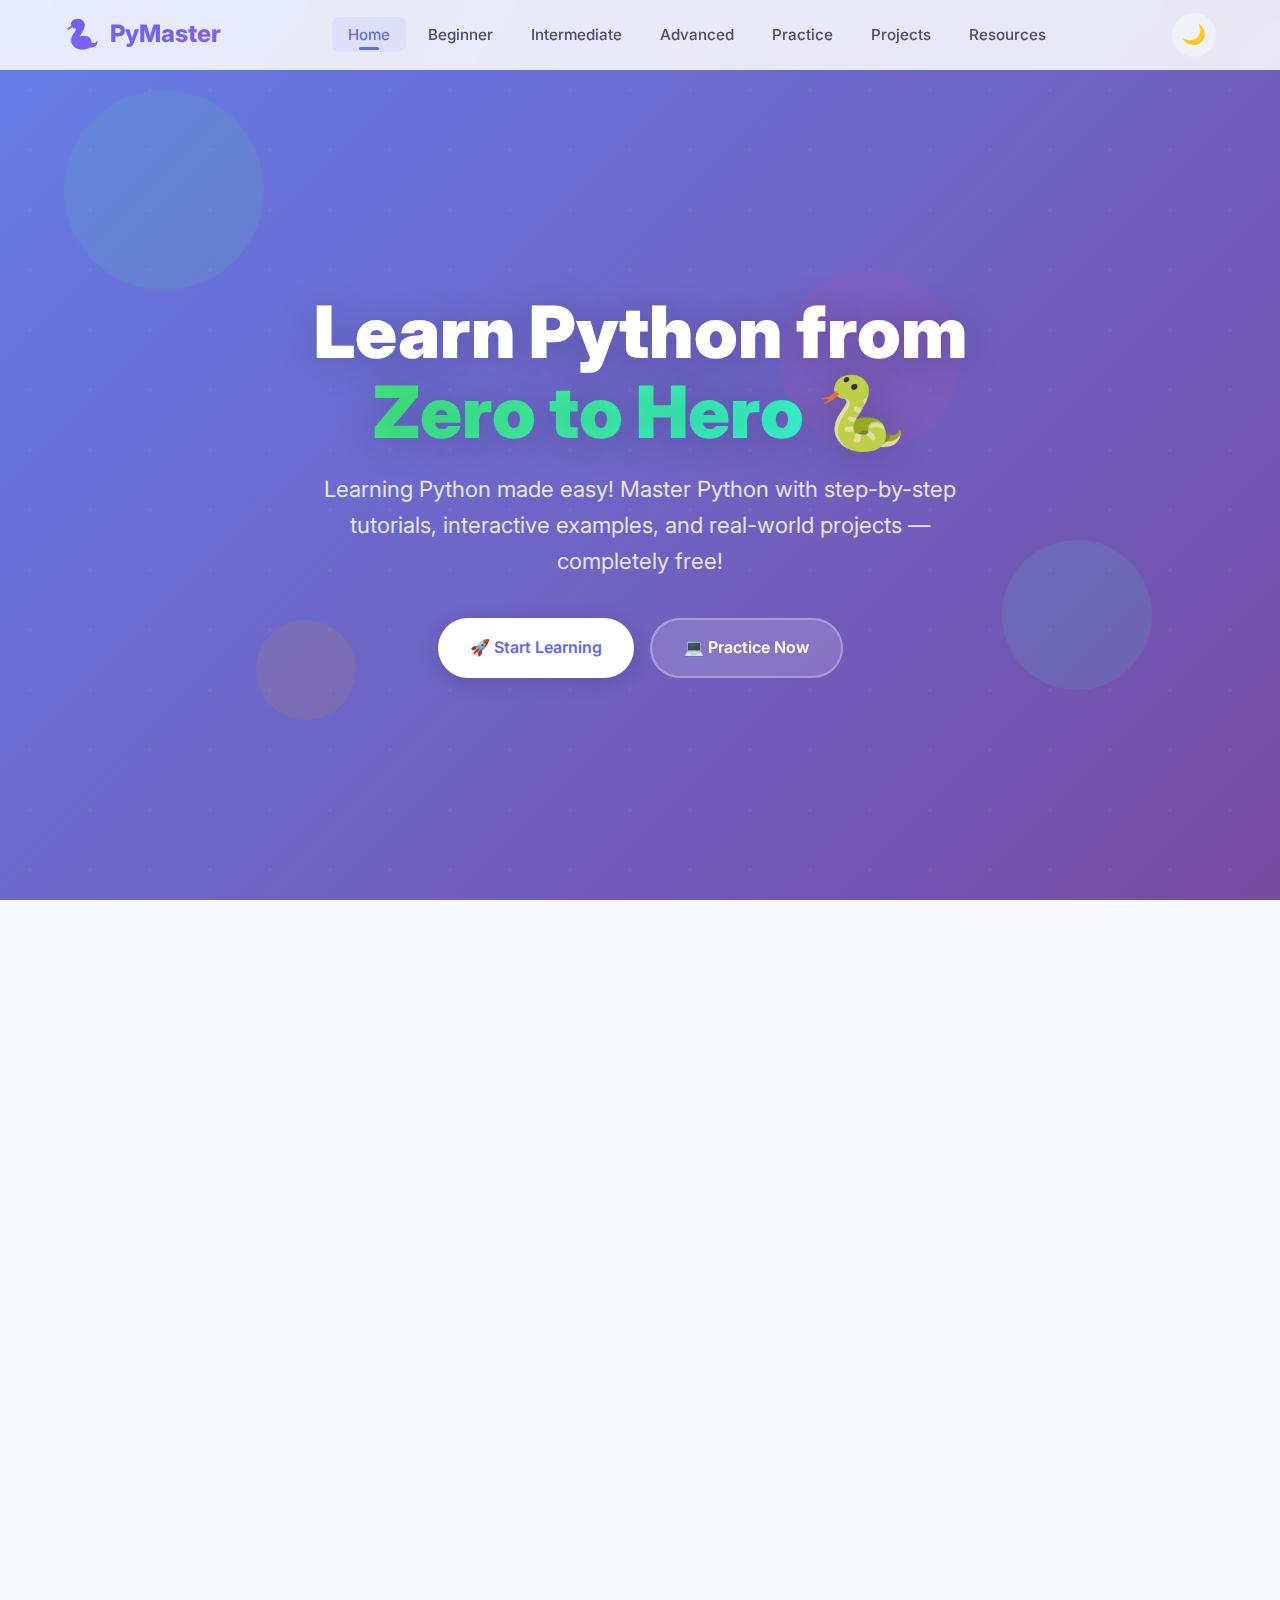
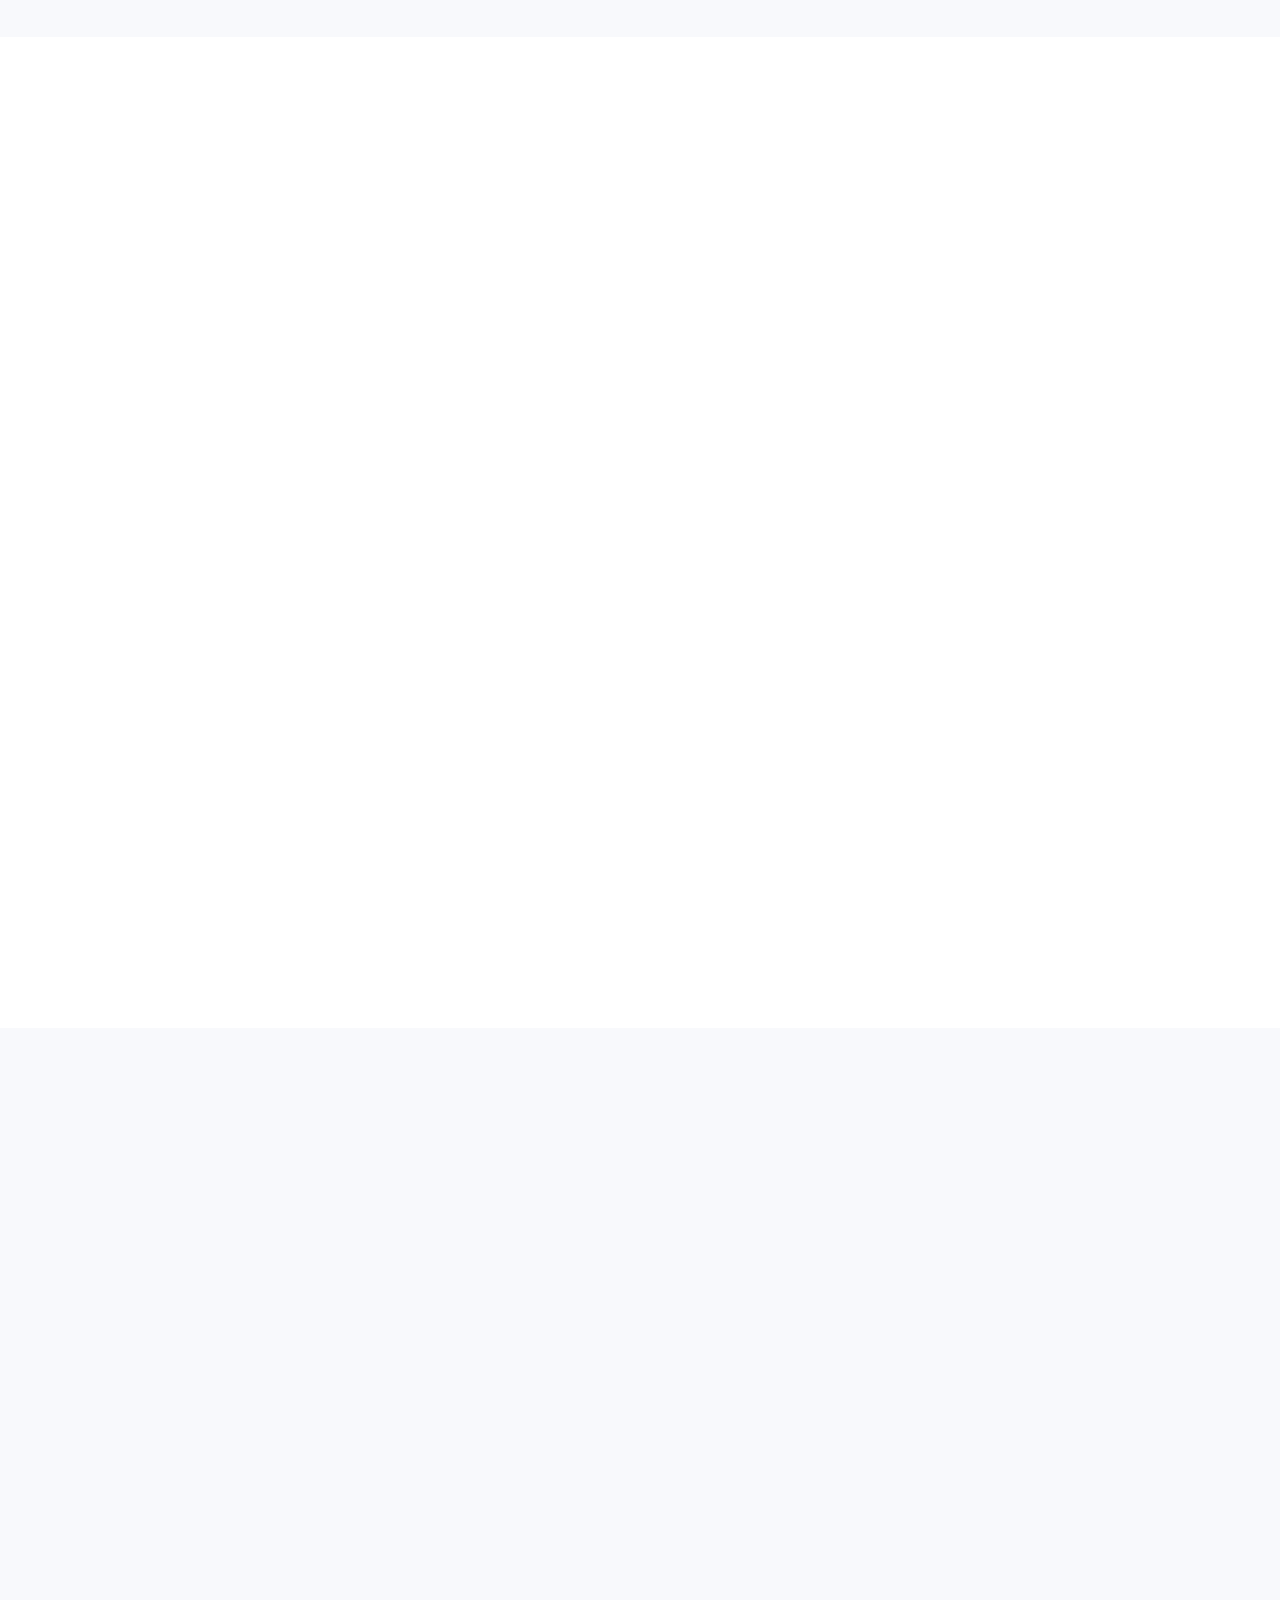
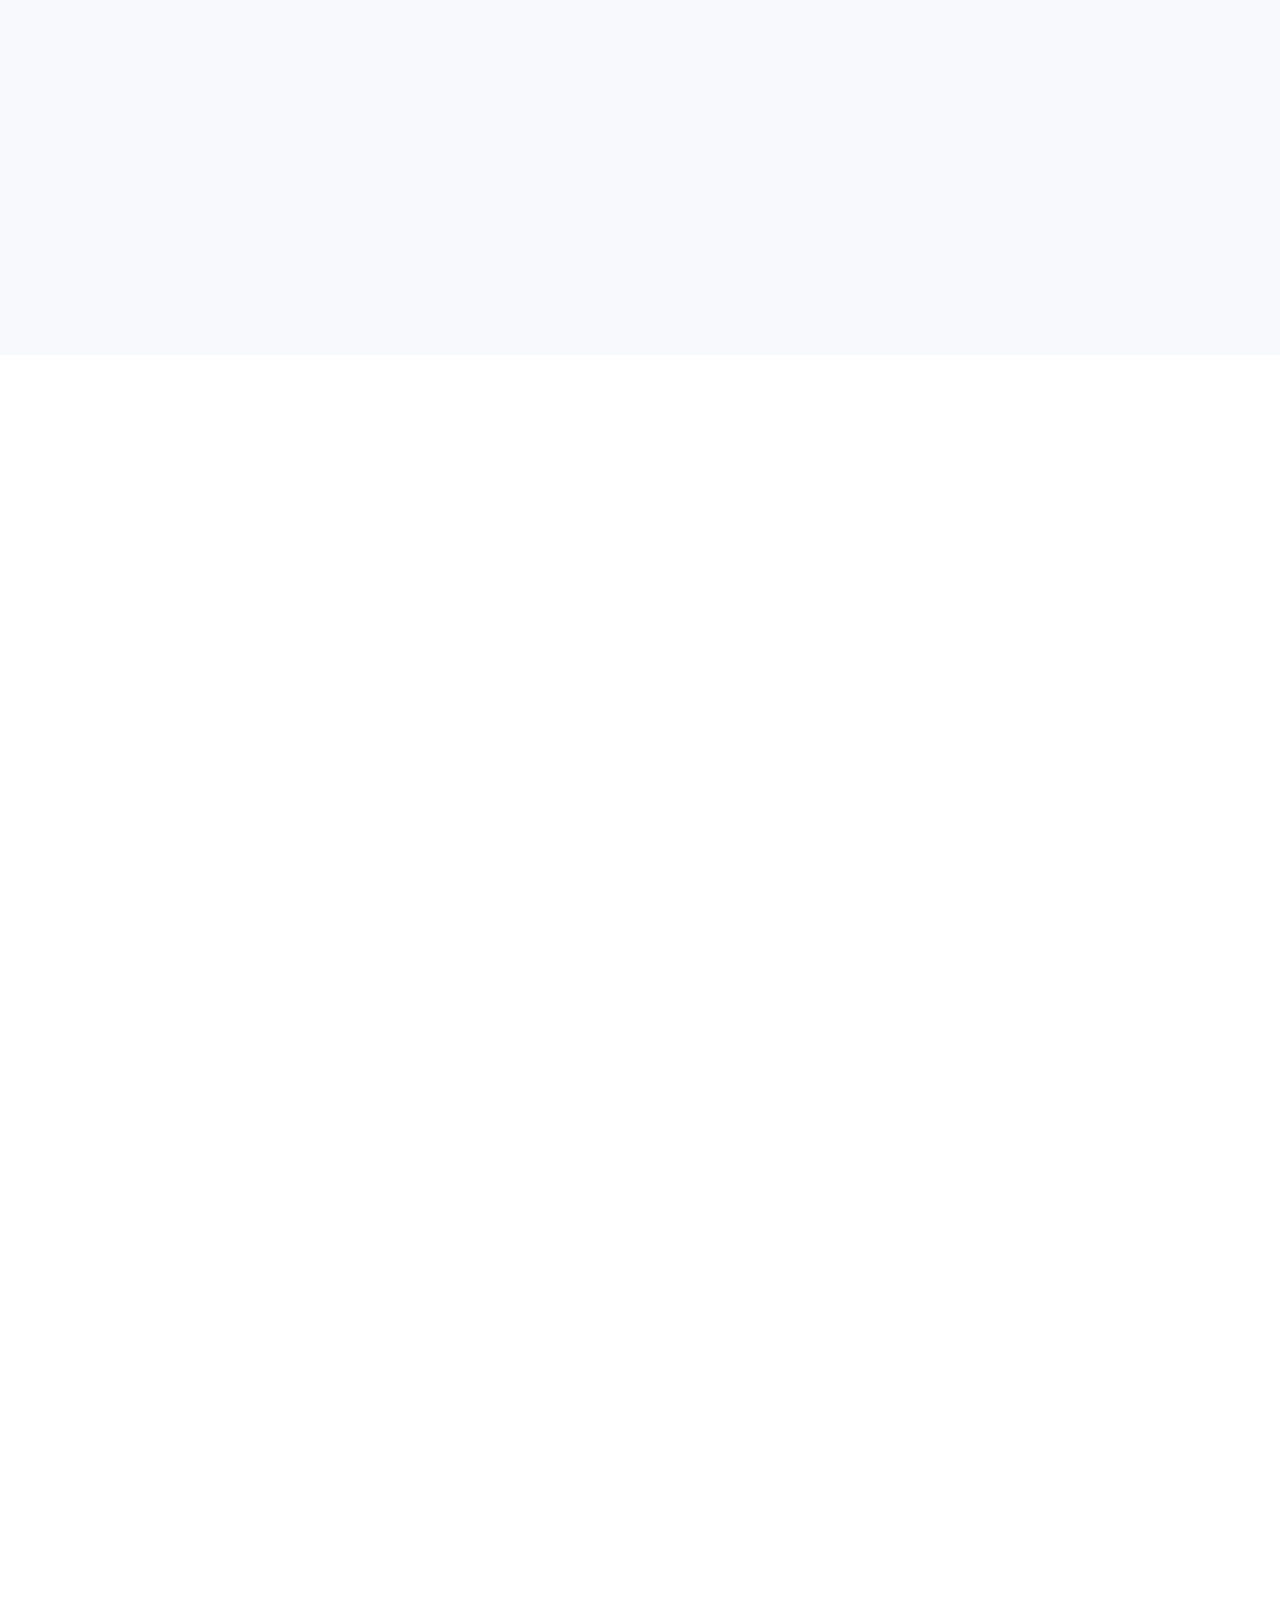
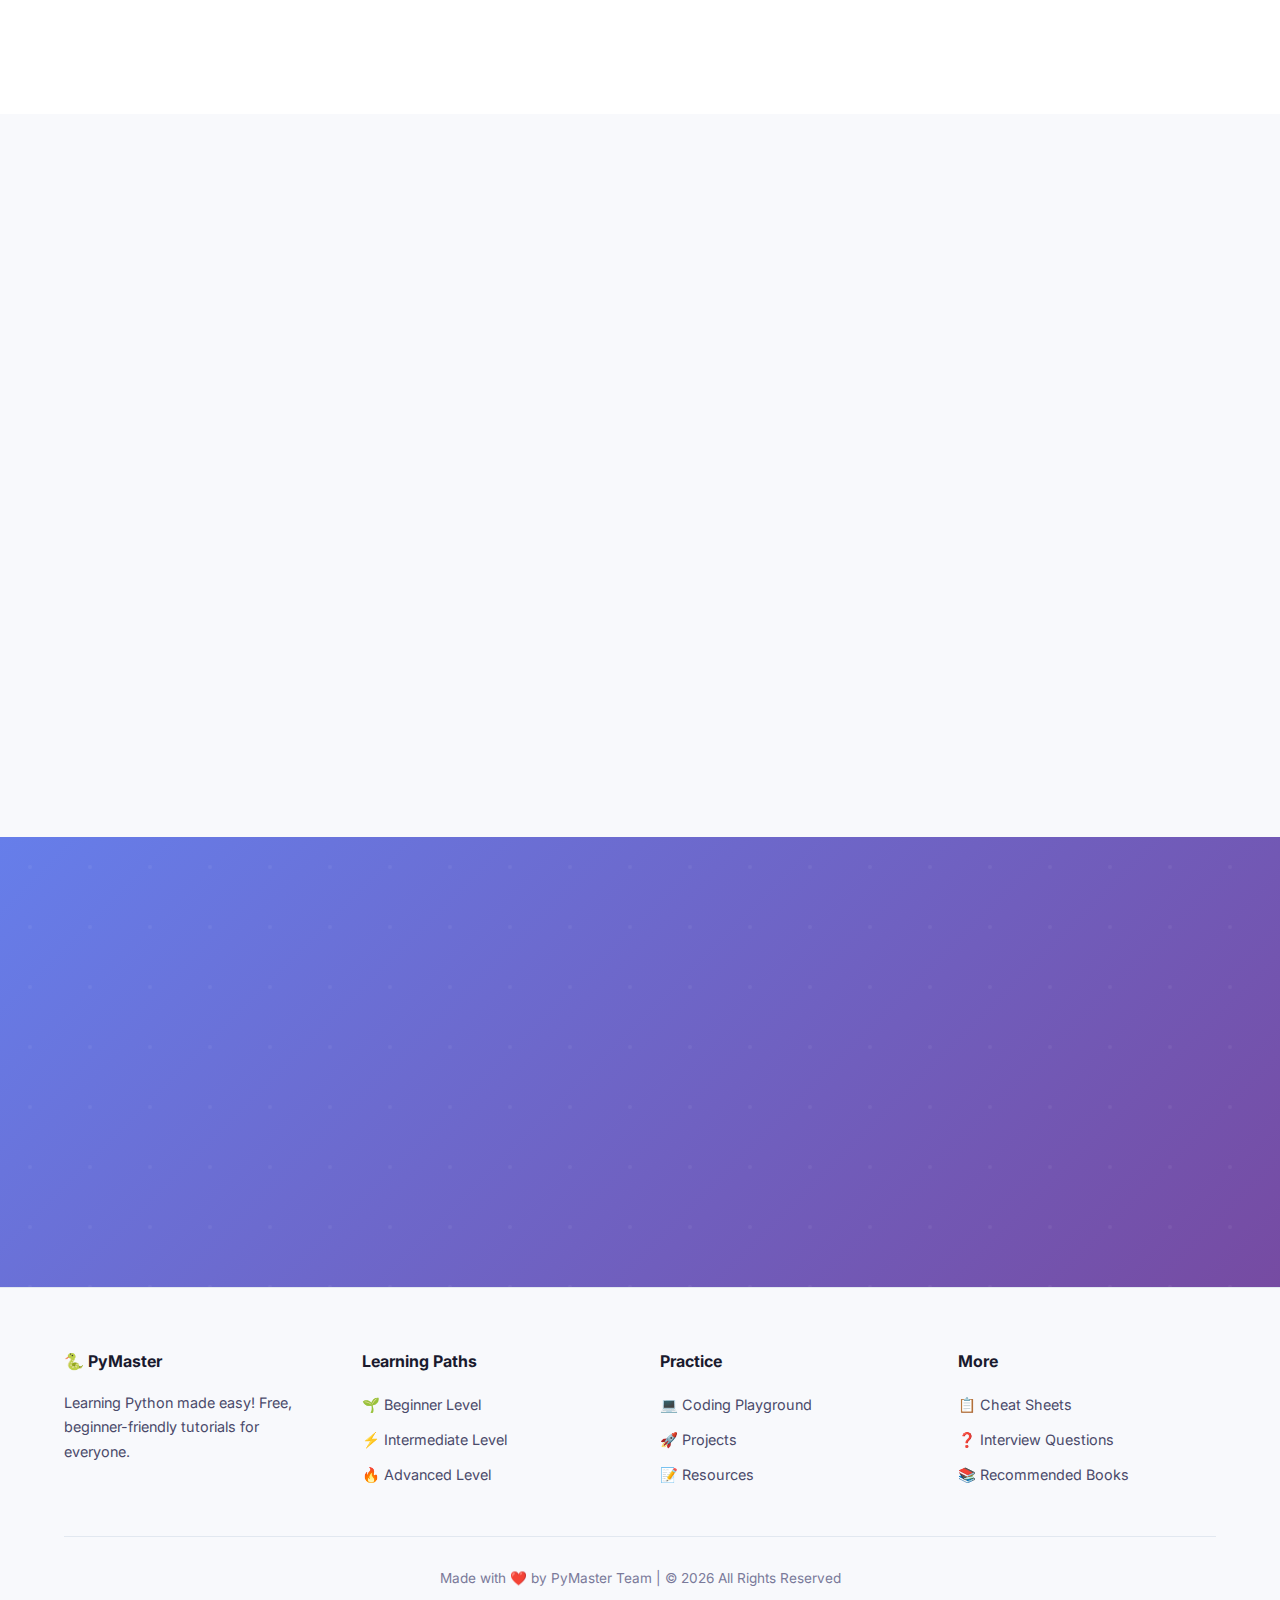
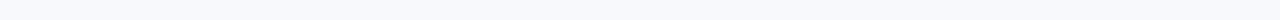
<file: index.html>
<!DOCTYPE html>
<html lang="en" data-theme="light">

<head>
  <meta charset="UTF-8">
  <meta name="viewport" content="width=device-width, initial-scale=1.0">
  <meta name="description"
    content="PyMaster - Learn Python from Zero to Hero. Free, beginner-friendly Python tutorials with interactive examples, practice problems, and real-world projects.">
  <title>PyMaster - Learn Python from Zero to Hero 🐍</title>
  <link rel="stylesheet" href="css/style.css">
  <link rel="icon"
    href="data:image/svg+xml,<svg xmlns='http://www.w3.org/2000/svg' viewBox='0 0 100 100'><text y='.9em' font-size='90'>🐍</text></svg>">
</head>

<body>

  <!-- ======== NAVIGATION ======== -->
  <nav class="navbar">
    <div class="container">
      <a href="index.html" class="nav-brand">
        <span class="logo-icon">🐍</span>
        <span>PyMaster</span>
      </a>
      <ul class="nav-links">
        <li><a href="index.html" class="active">Home</a></li>
        <li><a href="beginner.html">Beginner</a></li>
        <li><a href="intermediate.html">Intermediate</a></li>
        <li><a href="advanced.html">Advanced</a></li>
        <li><a href="practice.html">Practice</a></li>
        <li><a href="projects.html">Projects</a></li>
        <li><a href="resources.html">Resources</a></li>
      </ul>
      <button class="theme-toggle" onclick="toggleTheme()" title="Toggle Dark/Light Mode">🌙</button>
      <button class="mobile-toggle" aria-label="Toggle Menu">☰</button>
    </div>
  </nav>

  <!-- ======== HERO SECTION ======== -->
  <section class="hero">
    <div class="floating-shapes">
      <div class="shape"></div>
      <div class="shape"></div>
      <div class="shape"></div>
      <div class="shape"></div>
    </div>
    <div class="hero-content">
      <h1>Learn Python from<br><span class="highlight">Zero to Hero</span> 🐍</h1>
      <p>Learning Python made easy! Master Python with step-by-step tutorials, interactive examples, and real-world
        projects — completely free!</p>
      <div class="hero-buttons">
        <a href="beginner.html" class="btn btn-primary">🚀 Start Learning</a>
        <a href="practice.html" class="btn btn-secondary">💻 Practice Now</a>
      </div>
    </div>
  </section>

  <!-- ======== ROADMAP ======== -->
  <section class="roadmap-section">
    <div class="container">
      <div class="section-header reveal">
        <span class="badge">Learning Path</span>
        <h2>Your Python Journey 🗺️</h2>
        <p>Follow this roadmap to go from a complete beginner to a Python pro!</p>
      </div>
      <div class="roadmap reveal">
        <div class="roadmap-step beginner">
          <div class="step-icon">🌱</div>
          <h3>Beginner</h3>
          <p>Variables, Loops, Conditions — Learn the basic foundations of Python</p>
          <div class="roadmap-connector"></div>
        </div>
        <div class="roadmap-step intermediate">
          <div class="step-icon">⚡</div>
          <h3>Intermediate</h3>
          <p>Functions, OOP, File Handling — Build real-world skills</p>
          <div class="roadmap-connector"></div>
        </div>
        <div class="roadmap-step advanced">
          <div class="step-icon">🔥</div>
          <h3>Advanced</h3>
          <p>APIs, ML, Multithreading — Achieve industry-level expertise</p>
        </div>
      </div>
    </div>
  </section>

  <!-- ======== FEATURES ======== -->
  <section class="features-section">
    <div class="container">
      <div class="section-header reveal">
        <span class="badge">Why PyMaster?</span>
        <h2>Learn, Practice, Build 💪</h2>
        <p>Everything in one place — theory, practice, and projects</p>
      </div>
      <div class="features-grid">
        <div class="feature-card reveal">
          <div class="card-icon green">📖</div>
          <h3>Step-by-Step Tutorials</h3>
          <p>Every topic is explained in simple language with real-life examples and clear explanations.</p>
        </div>
        <div class="feature-card reveal">
          <div class="card-icon blue">💻</div>
          <h3>Interactive Code Examples</h3>
          <p>Runnable code examples with every concept — copy, modify, and understand.</p>
        </div>
        <div class="feature-card reveal">
          <div class="card-icon purple">🧩</div>
          <h3>Practice Problems</h3>
          <p>Practice questions after every topic — in Easy, Medium, and Hard difficulty levels.</p>
        </div>
        <div class="feature-card reveal">
          <div class="card-icon orange">🚀</div>
          <h3>Real-World Projects</h3>
          <p>From Calculator to ML projects — hands-on projects for every level.</p>
        </div>
        <div class="feature-card reveal">
          <div class="card-icon pink">🎨</div>
          <h3>Visual Diagrams</h3>
          <p>Concepts become crystal clear with flow diagrams, tables, and visuals.</p>
        </div>
        <div class="feature-card reveal">
          <div class="card-icon cyan">📝</div>
          <h3>Cheat Sheets & Resources</h3>
          <p>Quick reference cards, interview questions, and downloadable notes — everything is available!</p>
        </div>
      </div>
    </div>
  </section>

  <!-- ======== QUICK START ======== -->
  <section class="content-section" style="background: var(--bg-secondary);">
    <div class="container">
      <div class="section-header reveal">
        <span class="badge">Quick Start</span>
        <h2>Write Your First Python Code! ✍️</h2>
        <p>See how easy it is to write code in Python</p>
      </div>
      <div class="container-narrow reveal">
        <div class="code-block">
          <div class="code-header">
            <span class="code-lang">Python</span>
            <button class="copy-btn">Copy</button>
          </div>
          <pre><code># My first Python program! 🎉
print("Hello, World!")
print("My name is PyMaster!")

# Using variables
name = "Himanshu"
age = 20

print(f"Hi, my name is {name} and I am {age} years old!")
print(f"I am learning Python! 🐍")</code></pre>
        </div>
        <div class="output-block">
          <div class="output-label">📤 Output:</div>
          Hello, World!<br>
          My name is PyMaster!<br>
          Hi, my name is Himanshu and I am 20 years old!<br>
          I am learning Python! 🐍
        </div>
      </div>
    </div>
  </section>

  <!-- ======== TOPICS OVERVIEW ======== -->
  <section class="content-section">
    <div class="container">
      <div class="section-header reveal">
        <span class="badge">Curriculum</span>
        <h2>What Will You Learn? 📚</h2>
        <p>Carefully curated topics for every level</p>
      </div>

      <div class="tabs reveal">
        <button class="tab-btn active" data-tab="tab-beginner">🌱 Beginner</button>
        <button class="tab-btn" data-tab="tab-intermediate">⚡ Intermediate</button>
        <button class="tab-btn" data-tab="tab-advanced">🔥 Advanced</button>
      </div>

      <div id="tab-beginner" class="tab-content active">
        <div class="topic-grid">
          <div class="topic-card reveal">
            <span class="topic-number">1</span>
            <h3>What is Python?</h3>
            <p>What is Python, why learn it, and where is it used — with real-life analogies</p>
            <div class="topic-tags"><span class="tag">Intro</span><span class="tag">History</span></div>
          </div>
          <div class="topic-card reveal">
            <span class="topic-number">2</span>
            <h3>Installing Python</h3>
            <p>Complete guide to installing Python on Windows, Mac, and Linux</p>
            <div class="topic-tags"><span class="tag">Setup</span><span class="tag">IDE</span></div>
          </div>
          <div class="topic-card reveal">
            <span class="topic-number">3</span>
            <h3>Your First Program</h3>
            <p>Write Hello World and understand the print() function</p>
            <div class="topic-tags"><span class="tag">print()</span><span class="tag">Syntax</span></div>
          </div>
          <div class="topic-card reveal">
            <span class="topic-number">4</span>
            <h3>Variables & Data Types</h3>
            <p>int, float, str, bool — learn to store data</p>
            <div class="topic-tags"><span class="tag">Variables</span><span class="tag">Types</span></div>
          </div>
          <div class="topic-card reveal">
            <span class="topic-number">5</span>
            <h3>Input & Output</h3>
            <p>Take input from user and show formatted output</p>
            <div class="topic-tags"><span class="tag">input()</span><span class="tag">f-strings</span></div>
          </div>
          <div class="topic-card reveal">
            <span class="topic-number">6</span>
            <h3>Operators</h3>
            <p>Arithmetic, comparison, logical — all operators in one place</p>
            <div class="topic-tags"><span class="tag">Math</span><span class="tag">Logic</span></div>
          </div>
          <div class="topic-card reveal">
            <span class="topic-number">7</span>
            <h3>Conditional Statements</h3>
            <p>if, elif, else — learn to make decisions with flow diagrams</p>
            <div class="topic-tags"><span class="tag">if/else</span><span class="tag">Logic</span></div>
          </div>
          <div class="topic-card reveal">
            <span class="topic-number">8</span>
            <h3>Loops</h3>
            <p>for loop, while loop, nested loops — understand the power of repetition</p>
            <div class="topic-tags"><span class="tag">for</span><span class="tag">while</span></div>
          </div>
          <div class="topic-card reveal">
            <span class="topic-number">9</span>
            <h3>Strings Deep Dive</h3>
            <p>String methods, slicing, formatting — everything in detail</p>
            <div class="topic-tags"><span class="tag">Strings</span><span class="tag">Methods</span></div>
          </div>
        </div>
        <div class="text-center mt-4 reveal">
          <a href="beginner.html" class="btn btn-accent">📖 Start Beginner Level →</a>
        </div>
      </div>

      <div id="tab-intermediate" class="tab-content">
        <div class="topic-grid">
          <div class="topic-card">
            <span class="topic-number">1</span>
            <h3>Functions & Scope</h3>
            <p>Create your own functions, understand parameters and return values</p>
            <div class="topic-tags"><span class="tag">def</span><span class="tag">*args</span></div>
          </div>
          <div class="topic-card">
            <span class="topic-number">2</span>
            <h3>Lists</h3>
            <p>Python's most useful data structure — complete guide</p>
            <div class="topic-tags"><span class="tag">List</span><span class="tag">Methods</span></div>
          </div>
          <div class="topic-card">
            <span class="topic-number">3</span>
            <h3>Tuples & Sets</h3>
            <p>Immutable tuples and unique sets — when and why to use them</p>
            <div class="topic-tags"><span class="tag">Tuple</span><span class="tag">Set</span></div>
          </div>
          <div class="topic-card">
            <span class="topic-number">4</span>
            <h3>Dictionaries</h3>
            <p>Key-value pairs, methods, comprehensions — complete reference</p>
            <div class="topic-tags"><span class="tag">Dict</span><span class="tag">JSON</span></div>
          </div>
          <div class="topic-card">
            <span class="topic-number">5</span>
            <h3>File Handling</h3>
            <p>Read/write files — text, CSV, JSON all covered</p>
            <div class="topic-tags"><span class="tag">File I/O</span><span class="tag">CSV</span></div>
          </div>
          <div class="topic-card">
            <span class="topic-number">6</span>
            <h3>Exception Handling</h3>
            <p>Handle errors gracefully — master try/except</p>
            <div class="topic-tags"><span class="tag">try/except</span><span class="tag">Errors</span></div>
          </div>
          <div class="topic-card">
            <span class="topic-number">7</span>
            <h3>OOP Basics</h3>
            <p>Classes, Objects, Inheritance — Learn Object-Oriented Programming</p>
            <div class="topic-tags"><span class="tag">Class</span><span class="tag">OOP</span></div>
          </div>
        </div>
        <div class="text-center mt-4">
          <a href="intermediate.html" class="btn btn-accent">⚡ Start Intermediate Level →</a>
        </div>
      </div>

      <div id="tab-advanced" class="tab-content">
        <div class="topic-grid">
          <div class="topic-card">
            <span class="topic-number">1</span>
            <h3>Advanced OOP</h3>
            <p>Abstract classes, magic methods, composition patterns</p>
            <div class="topic-tags"><span class="tag">ABC</span><span class="tag">__dunder__</span></div>
          </div>
          <div class="topic-card">
            <span class="topic-number">2</span>
            <h3>Modules & Packages</h3>
            <p>Import system, custom packages, pip management</p>
            <div class="topic-tags"><span class="tag">import</span><span class="tag">pip</span></div>
          </div>
          <div class="topic-card">
            <span class="topic-number">3</span>
            <h3>Decorators & Generators</h3>
            <p>Advanced Python patterns — closures, yield, lazy evaluation</p>
            <div class="topic-tags"><span class="tag">@decorator</span><span class="tag">yield</span></div>
          </div>
          <div class="topic-card">
            <span class="topic-number">4</span>
            <h3>Lambda & Functional</h3>
            <p>lambda, map, filter, reduce — functional programming in Python</p>
            <div class="topic-tags"><span class="tag">lambda</span><span class="tag">map</span></div>
          </div>
          <div class="topic-card">
            <span class="topic-number">5</span>
            <h3>APIs & Web Scraping</h3>
            <p>REST APIs call karo, web pages scrape karo</p>
            <div class="topic-tags"><span class="tag">requests</span><span class="tag">BS4</span></div>
          </div>
          <div class="topic-card">
            <span class="topic-number">6</span>
            <h3>Data Science & ML Intro</h3>
            <p>NumPy, Pandas, scikit-learn — ML journey start karo</p>
            <div class="topic-tags"><span class="tag">NumPy</span><span class="tag">ML</span></div>
          </div>
        </div>
        <div class="text-center mt-4">
          <a href="advanced.html" class="btn btn-accent">🔥 Start Advanced Level →</a>
        </div>
      </div>
    </div>
  </section>

  <!-- ======== STATS ======== -->
  <section class="content-section" style="background: var(--bg-secondary);">
    <div class="container">
      <div class="features-grid reveal">
        <div class="feature-card" style="text-align: center;">
          <div style="font-size: 3rem; margin-bottom: 10px;">📚</div>
          <h3 style="font-size: 2.5rem; color: var(--accent-primary);">50+</h3>
          <p>Detailed Tutorials</p>
        </div>
        <div class="feature-card" style="text-align: center;">
          <div style="font-size: 3rem; margin-bottom: 10px;">💡</div>
          <h3 style="font-size: 2.5rem; color: var(--accent-green);">200+</h3>
          <p>Code Examples</p>
        </div>
        <div class="feature-card" style="text-align: center;">
          <div style="font-size: 3rem; margin-bottom: 10px;">🧩</div>
          <h3 style="font-size: 2.5rem; color: var(--accent-orange);">100+</h3>
          <p>Practice Problems</p>
        </div>
        <div class="feature-card" style="text-align: center;">
          <div style="font-size: 3rem; margin-bottom: 10px;">🚀</div>
          <h3 style="font-size: 2.5rem; color: var(--accent-pink);">15+</h3>
          <p>Real Projects</p>
        </div>
      </div>
    </div>
  </section>

  <!-- ======== CTA SECTION ======== -->
  <section class="hero" style="min-height: 50vh;">
    <div class="hero-content reveal">
      <h2 style="font-size: clamp(1.8rem, 4vw, 3rem); color: white; margin-bottom: 16px;">
        Ready to Start Your Python Journey? 🚀
      </h2>
      <p>Start today — zero experience needed!</p>
      <div class="hero-buttons">
        <a href="beginner.html" class="btn btn-primary">🌱 Begin from Basics</a>
        <a href="practice.html" class="btn btn-secondary">💻 Try Coding Playground</a>
      </div>
    </div>
  </section>

  <!-- ======== FOOTER ======== -->
  <footer class="footer">
    <div class="container">
      <div class="footer-grid">
        <div class="footer-col">
          <h4>🐍 PyMaster</h4>
          <p style="color: var(--text-secondary); font-size: 0.9rem;">
            Learning Python made easy! Free, beginner-friendly tutorials for everyone.
          </p>
        </div>
        <div class="footer-col">
          <h4>Learning Paths</h4>
          <ul>
            <li><a href="beginner.html">🌱 Beginner Level</a></li>
            <li><a href="intermediate.html">⚡ Intermediate Level</a></li>
            <li><a href="advanced.html">🔥 Advanced Level</a></li>
          </ul>
        </div>
        <div class="footer-col">
          <h4>Practice</h4>
          <ul>
            <li><a href="practice.html">💻 Coding Playground</a></li>
            <li><a href="projects.html">🚀 Projects</a></li>
            <li><a href="resources.html">📝 Resources</a></li>
          </ul>
        </div>
        <div class="footer-col">
          <h4>More</h4>
          <ul>
            <li><a href="resources.html#cheatsheets">📋 Cheat Sheets</a></li>
            <li><a href="resources.html#interview">❓ Interview Questions</a></li>
            <li><a href="resources.html#books">📚 Recommended Books</a></li>
          </ul>
        </div>
      </div>
      <div class="footer-bottom">
        <p>Made with ❤️ by PyMaster Team | © 2026 All Rights Reserved</p>
      </div>
    </div>
  </footer>

  <script src="js/app.js"></script>
</body>

</html>
</file>
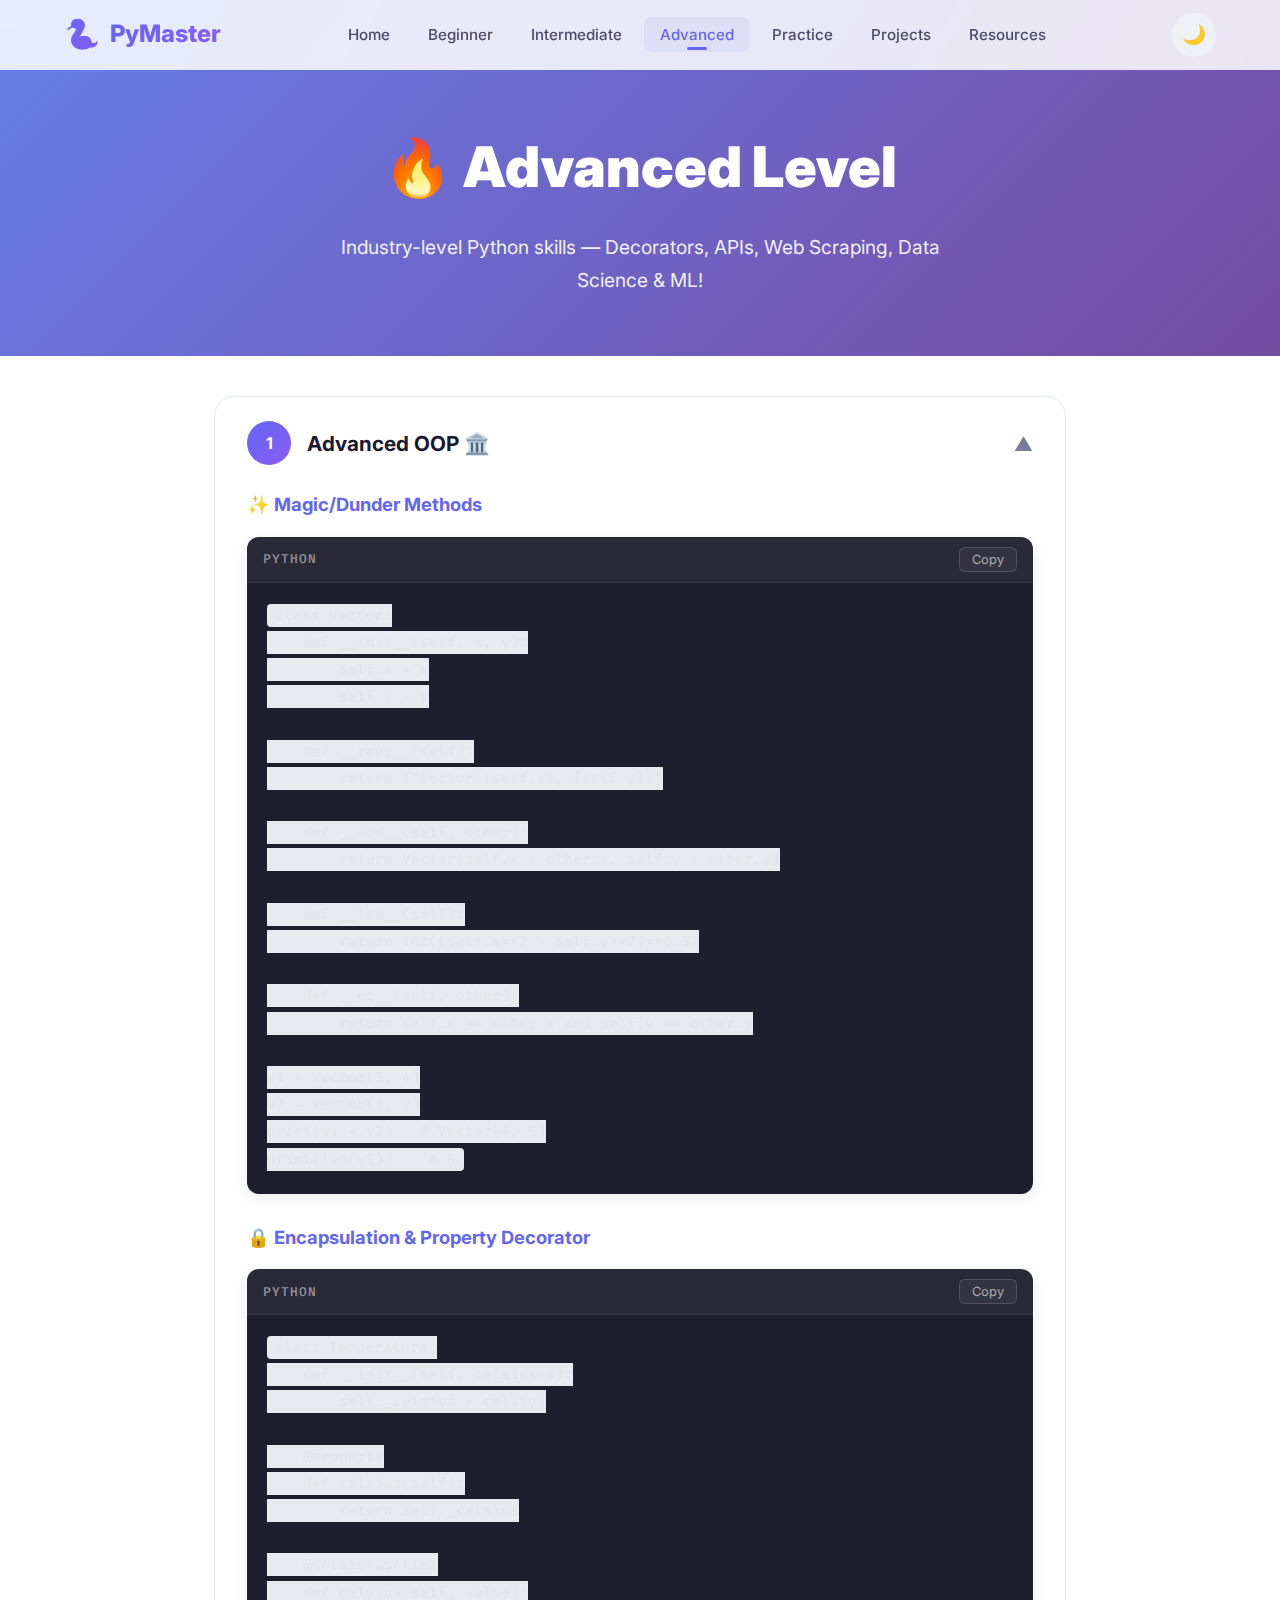
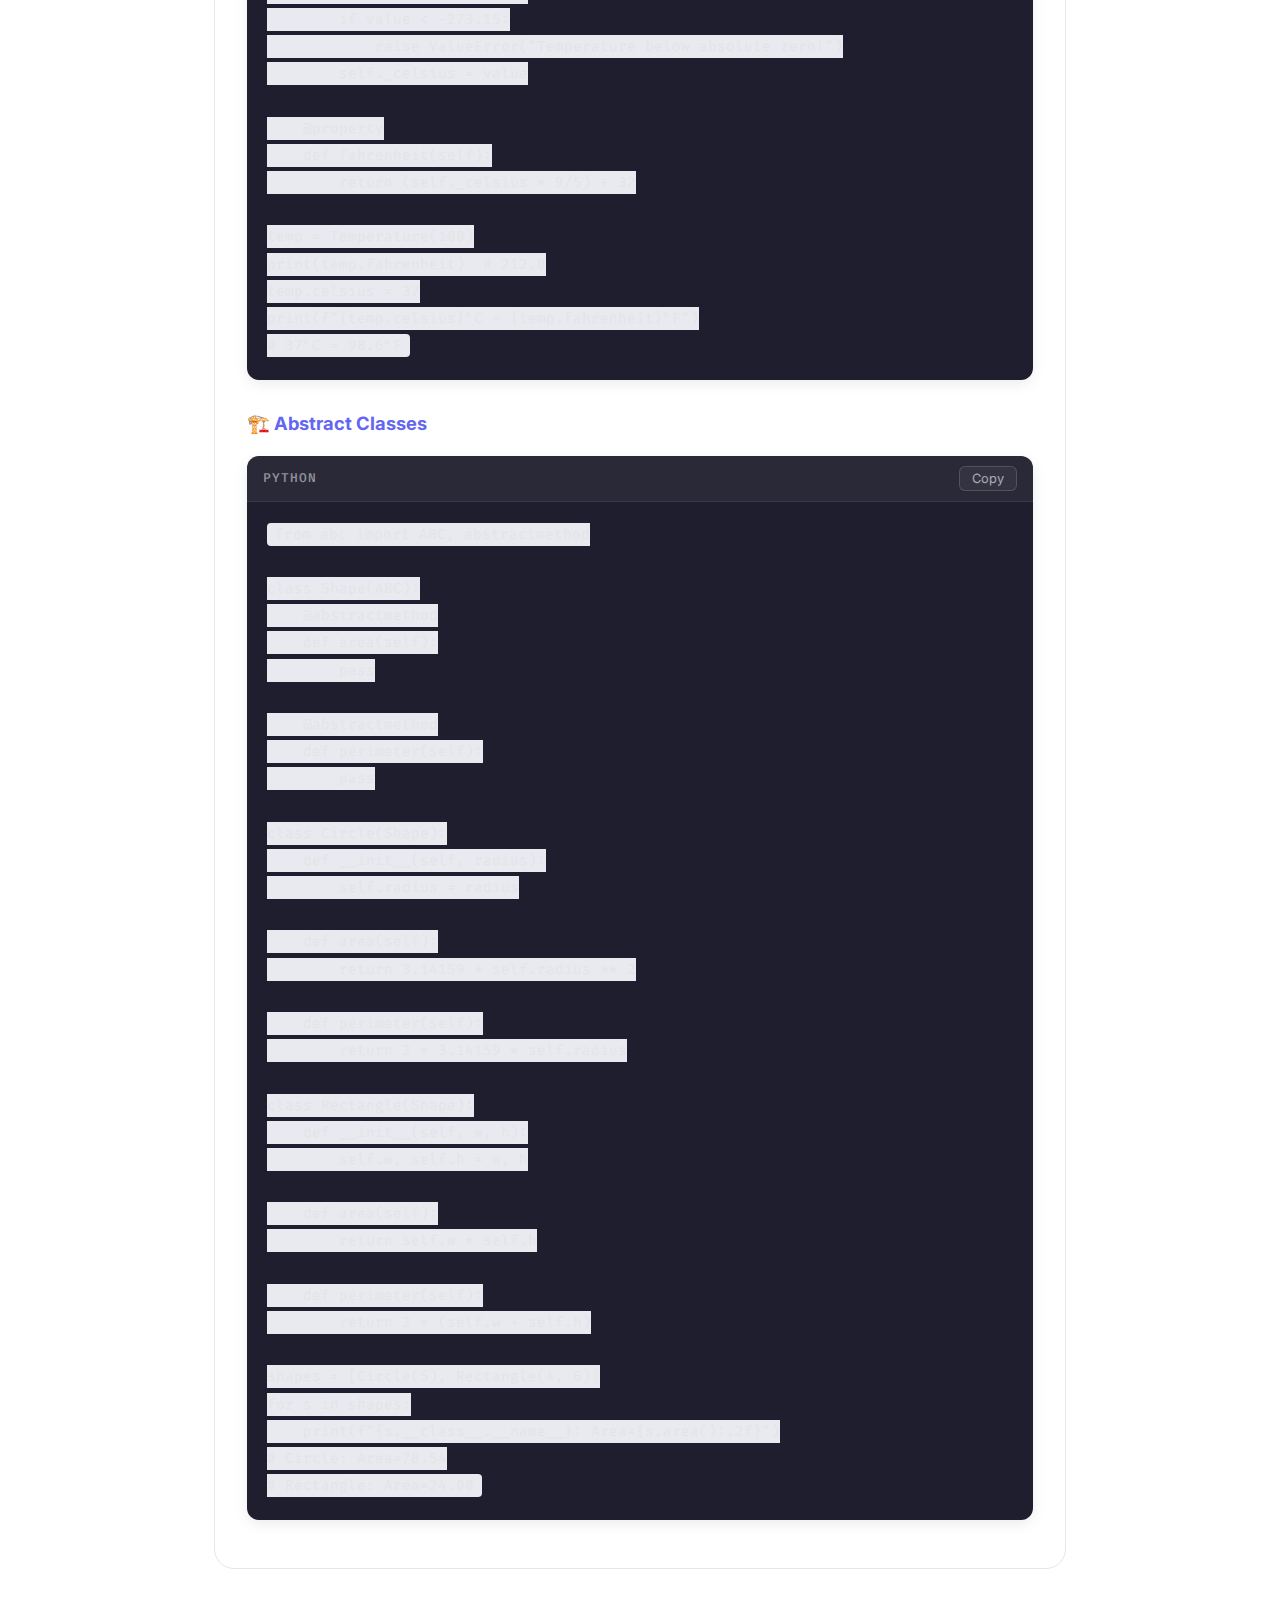
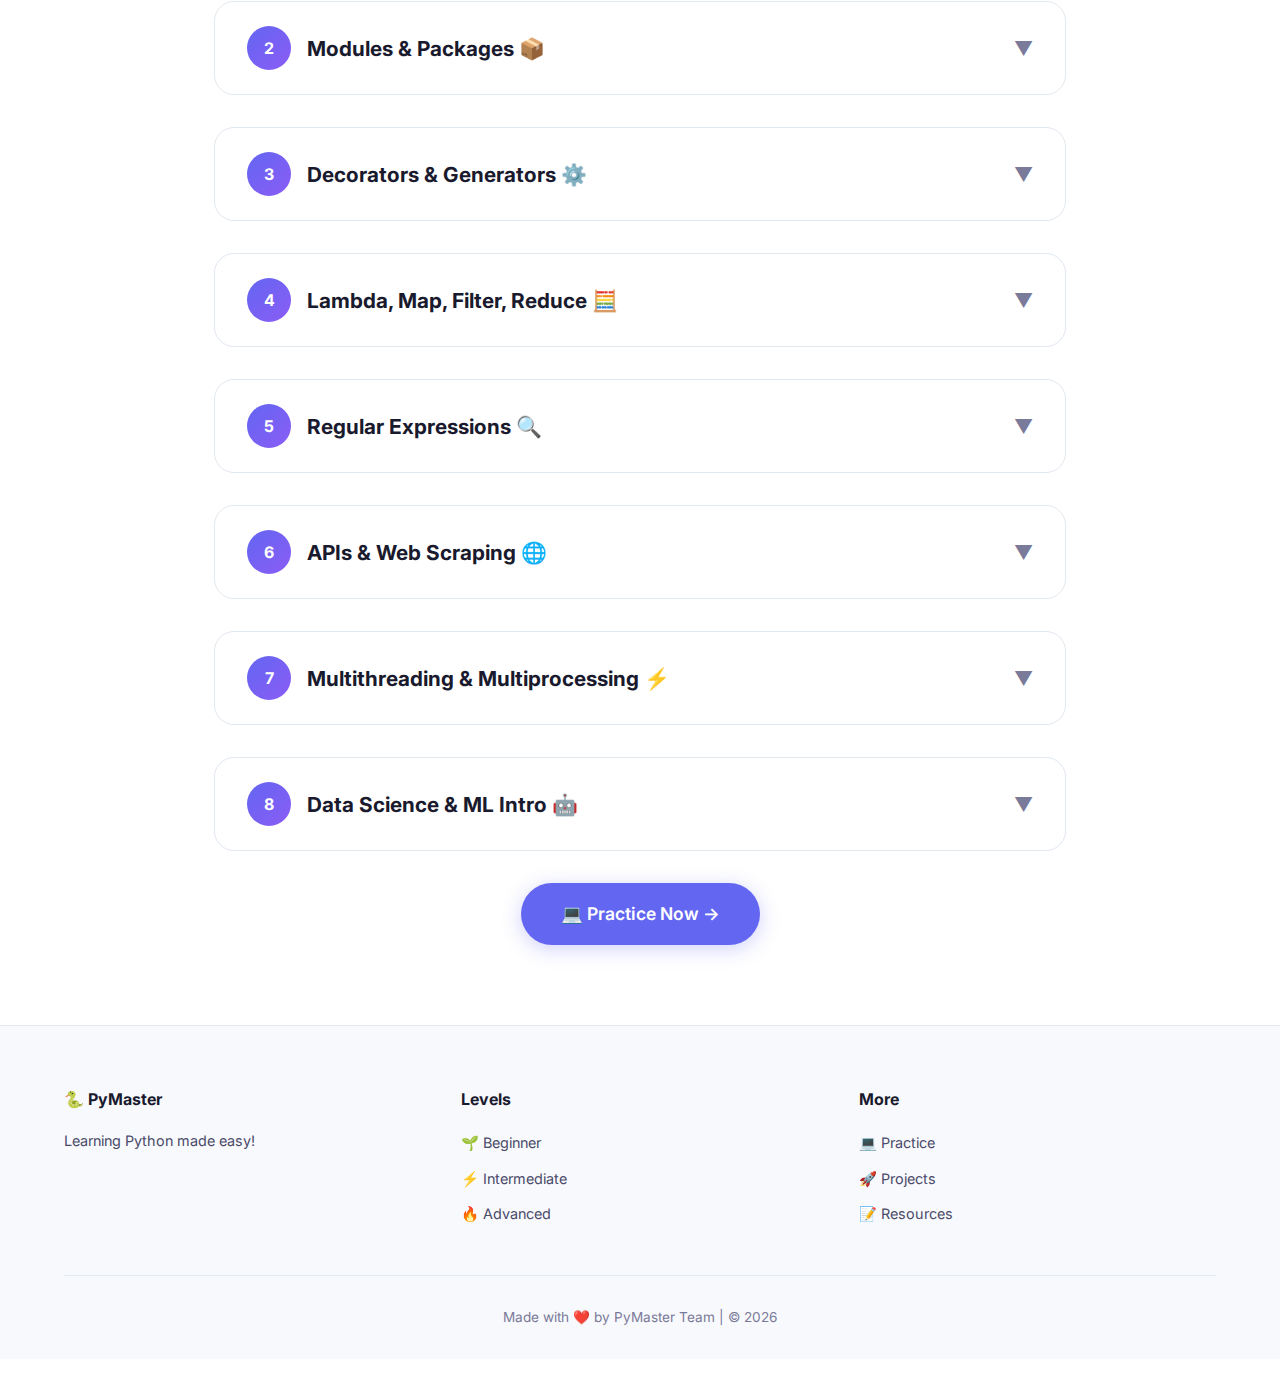
<file: advanced.html>
<!DOCTYPE html>
<html lang="en" data-theme="light">

<head>
    <meta charset="UTF-8">
    <meta name="viewport" content="width=device-width, initial-scale=1.0">
    <meta name="description"
        content="PyMaster Advanced Level - Decorators, Generators, APIs, Web Scraping, ML and more.">
    <title>Advanced Level - PyMaster 🔥</title>
    <link rel="stylesheet" href="css/style.css">
    <link rel="icon"
        href="data:image/svg+xml,<svg xmlns='http://www.w3.org/2000/svg' viewBox='0 0 100 100'><text y='.9em' font-size='90'>🐍</text></svg>">
</head>

<body>
    <nav class="navbar">
        <div class="container">
            <a href="index.html" class="nav-brand"><span class="logo-icon">🐍</span><span>PyMaster</span></a>
            <ul class="nav-links">
                <li><a href="index.html">Home</a></li>
                <li><a href="beginner.html">Beginner</a></li>
                <li><a href="intermediate.html">Intermediate</a></li>
                <li><a href="advanced.html" class="active">Advanced</a></li>
                <li><a href="practice.html">Practice</a></li>
                <li><a href="projects.html">Projects</a></li>
                <li><a href="resources.html">Resources</a></li>
            </ul>
            <button class="theme-toggle" onclick="toggleTheme()">🌙</button>
            <button class="mobile-toggle">☰</button>
        </div>
    </nav>

    <section class="page-hero">
        <h1>🔥 Advanced Level</h1>
        <p>Industry-level Python skills — Decorators, APIs, Web Scraping, Data Science & ML!</p>
    </section>

    <div class="container-narrow" style="padding-top:40px;padding-bottom:80px;">

        <!-- LESSON 1: Advanced OOP -->
        <div class="lesson open">
            <div class="lesson-header"><span class="lesson-num">1</span>
                <h2>Advanced OOP 🏛️</h2><span class="toggle-icon">▼</span>
            </div>
            <div class="lesson-body">
                <h3>✨ Magic/Dunder Methods</h3>
                <div class="code-block">
                    <div class="code-header"><span class="code-lang">Python</span><button class="copy-btn">Copy</button>
                    </div>
                    <pre><code>class Vector:
    def __init__(self, x, y):
        self.x = x
        self.y = y

    def __repr__(self):
        return f"Vector({self.x}, {self.y})"

    def __add__(self, other):
        return Vector(self.x + other.x, self.y + other.y)

    def __len__(self):
        return int((self.x**2 + self.y**2)**0.5)

    def __eq__(self, other):
        return self.x == other.x and self.y == other.y

v1 = Vector(3, 4)
v2 = Vector(1, 2)
print(v1 + v2)   # Vector(4, 6)
print(len(v1))    # 5</code></pre>
                </div>

                <h3>🔒 Encapsulation & Property Decorator</h3>
                <div class="code-block">
                    <div class="code-header"><span class="code-lang">Python</span><button class="copy-btn">Copy</button>
                    </div>
                    <pre><code>class Temperature:
    def __init__(self, celsius=0):
        self._celsius = celsius

    @property
    def celsius(self):
        return self._celsius

    @celsius.setter
    def celsius(self, value):
        if value < -273.15:
            raise ValueError("Temperature below absolute zero!")
        self._celsius = value

    @property
    def fahrenheit(self):
        return (self._celsius * 9/5) + 32

temp = Temperature(100)
print(temp.fahrenheit)  # 212.0
temp.celsius = 37
print(f"{temp.celsius}°C = {temp.fahrenheit}°F")
# 37°C = 98.6°F</code></pre>
                </div>

                <h3>🏗️ Abstract Classes</h3>
                <div class="code-block">
                    <div class="code-header"><span class="code-lang">Python</span><button class="copy-btn">Copy</button>
                    </div>
                    <pre><code>from abc import ABC, abstractmethod

class Shape(ABC):
    @abstractmethod
    def area(self):
        pass

    @abstractmethod
    def perimeter(self):
        pass

class Circle(Shape):
    def __init__(self, radius):
        self.radius = radius

    def area(self):
        return 3.14159 * self.radius ** 2

    def perimeter(self):
        return 2 * 3.14159 * self.radius

class Rectangle(Shape):
    def __init__(self, w, h):
        self.w, self.h = w, h

    def area(self):
        return self.w * self.h

    def perimeter(self):
        return 2 * (self.w + self.h)

shapes = [Circle(5), Rectangle(4, 6)]
for s in shapes:
    print(f"{s.__class__.__name__}: Area={s.area():.2f}")
# Circle: Area=78.54
# Rectangle: Area=24.00</code></pre>
                </div>
            </div>
        </div>

        <!-- LESSON 2: Modules & Packages -->
        <div class="lesson">
            <div class="lesson-header"><span class="lesson-num">2</span>
                <h2>Modules & Packages 📦</h2><span class="toggle-icon">▼</span>
            </div>
            <div class="lesson-body">
                <div class="code-block">
                    <div class="code-header"><span class="code-lang">Python</span><button class="copy-btn">Copy</button>
                    </div>
                    <pre><code># Built-in modules
import math
print(math.pi)          # 3.141592653589793
print(math.sqrt(144))   # 12.0
print(math.factorial(5))  # 120

import random
print(random.randint(1, 100))     # Random number
print(random.choice(["A","B","C"]))  # Random pick
items = [1, 2, 3, 4, 5]
random.shuffle(items)               # Shuffle list

import datetime
now = datetime.datetime.now()
print(now.strftime("%d-%m-%Y %H:%M"))  # 13-02-2026 00:00

import os
print(os.getcwd())        # Current directory
print(os.listdir("."))    # Files in directory

# Creating your own module — save as mymath.py
# def add(a, b): return a + b
# def multiply(a, b): return a * b
# Then: import mymath; mymath.add(5, 3)

# Installing packages with pip
# pip install requests
# pip install pandas numpy matplotlib</code></pre>
                </div>
            </div>
        </div>

        <!-- LESSON 3: Decorators & Generators -->
        <div class="lesson">
            <div class="lesson-header"><span class="lesson-num">3</span>
                <h2>Decorators & Generators ⚙️</h2><span class="toggle-icon">▼</span>
            </div>
            <div class="lesson-body">
                <h3>🎀 Decorators — Give Superpowers to Functions!</h3>
                <div class="info-box hinglish"><span class="icon">💡</span>
                    <div><strong>Analogy:</strong> A Decorator is like a <strong>gift wrapper</strong> — it adds extra
                        features (wrapping) to a function (gift) without changing the gift itself!</div>
                </div>

                <div class="code-block">
                    <div class="code-header"><span class="code-lang">Python</span><button class="copy-btn">Copy</button>
                    </div>
                    <pre><code>import time

# Timer decorator — measures how much time a function takes
def timer(func):
    def wrapper(*args, **kwargs):
        start = time.time()
        result = func(*args, **kwargs)
        end = time.time()
        print(f"⏱️ {func.__name__} took {end-start:.4f}s")
        return result
    return wrapper

@timer
def slow_function():
    time.sleep(1)
    print("Done!")

slow_function()
# Done!
# ⏱️ slow_function took 1.0012s

# Logger decorator
def logger(func):
    def wrapper(*args, **kwargs):
        print(f"📝 Calling: {func.__name__}({args}, {kwargs})")
        result = func(*args, **kwargs)
        print(f"📤 Returned: {result}")
        return result
    return wrapper

@logger
def multiply(a, b):
    return a * b

multiply(5, 3)</code></pre>
                </div>

                <h3>🔄 Generators — Lazy Evaluation with yield</h3>
                <div class="code-block">
                    <div class="code-header"><span class="code-lang">Python</span><button class="copy-btn">Copy</button>
                    </div>
                    <pre><code># Generator function — memory efficient!
def countdown(n):
    while n > 0:
        yield n
        n -= 1

for num in countdown(5):
    print(num, end=" ")  # 5 4 3 2 1

# Infinite generator
def fibonacci():
    a, b = 0, 1
    while True:
        yield a
        a, b = b, a + b

fib = fibonacci()
for _ in range(10):
    print(next(fib), end=" ")
# 0 1 1 2 3 5 8 13 21 34

# Generator expression (like list comprehension but lazy)
squares_gen = (x**2 for x in range(1000000))
print(next(squares_gen))  # 0  — Does not load everything in memory!</code></pre>
                </div>
            </div>
        </div>

        <!-- LESSON 4: Lambda, Map, Filter -->
        <div class="lesson">
            <div class="lesson-header"><span class="lesson-num">4</span>
                <h2>Lambda, Map, Filter, Reduce 🧮</h2><span class="toggle-icon">▼</span>
            </div>
            <div class="lesson-body">
                <div class="code-block">
                    <div class="code-header"><span class="code-lang">Python</span><button class="copy-btn">Copy</button>
                    </div>
                    <pre><code># Lambda — Anonymous one-liner functions
square = lambda x: x ** 2
add = lambda a, b: a + b
print(square(5))   # 25
print(add(3, 7))   # 10

# map() — Apply function to every element
numbers = [1, 2, 3, 4, 5]
squared = list(map(lambda x: x**2, numbers))
print(squared)  # [1, 4, 9, 16, 25]

# filter() — Filter based on condition
evens = list(filter(lambda x: x % 2 == 0, range(1, 21)))
print(evens)  # [2, 4, 6, 8, 10, 12, 14, 16, 18, 20]

# reduce() — Combine all elements
from functools import reduce
total = reduce(lambda a, b: a + b, [1, 2, 3, 4, 5])
print(total)  # 15

# Practical example — Sort by second element
students = [("Rahul", 85), ("Priya", 92), ("Amit", 78)]
students.sort(key=lambda x: x[1], reverse=True)
print(students)  # [('Priya', 92), ('Rahul', 85), ('Amit', 78)]</code></pre>
                </div>
            </div>
        </div>

        <!-- LESSON 5: Regex -->
        <div class="lesson">
            <div class="lesson-header"><span class="lesson-num">5</span>
                <h2>Regular Expressions 🔍</h2><span class="toggle-icon">▼</span>
            </div>
            <div class="lesson-body">
                <div class="code-block">
                    <div class="code-header"><span class="code-lang">Python</span><button class="copy-btn">Copy</button>
                    </div>
                    <pre><code>import re

# Find pattern
text = "My phone: 9876543210, email: test@gmail.com"

# Find phone number
phone = re.search(r"\d{10}", text)
print(phone.group())  # 9876543210

# Find email
email = re.search(r"[\w.]+@[\w.]+", text)
print(email.group())  # test@gmail.com

# Find all numbers
nums = re.findall(r"\d+", "I have 3 cats and 5 dogs")
print(nums)  # ['3', '5']

# Validate email
def is_valid_email(email):
    pattern = r'^[\w.]+@[\w]+\.[\w.]+$'
    return bool(re.match(pattern, email))

print(is_valid_email("test@gmail.com"))   # True
print(is_valid_email("invalid@"))         # False

# Replace text
result = re.sub(r"\d+", "***", "Phone: 12345")
print(result)  # Phone: ***</code></pre>
                </div>
            </div>
        </div>

        <!-- LESSON 6: APIs & Web Scraping -->
        <div class="lesson">
            <div class="lesson-header"><span class="lesson-num">6</span>
                <h2>APIs & Web Scraping 🌐</h2><span class="toggle-icon">▼</span>
            </div>
            <div class="lesson-body">
                <h3>🔗 APIs — Fetch Data from the Internet!</h3>
                <div class="code-block">
                    <div class="code-header"><span class="code-lang">Python</span><button class="copy-btn">Copy</button>
                    </div>
                    <pre><code># pip install requests
import requests

# GET request — Fetch data
response = requests.get("https://jsonplaceholder.typicode.com/users/1")
if response.status_code == 200:
    data = response.json()
    print(f"Name: {data['name']}")
    print(f"Email: {data['email']}")

# Weather API example (pseudo code)
# api_key = "your_api_key"
# url = f"http://api.openweathermap.org/data/2.5/weather?q=Delhi&appid={api_key}"
# weather = requests.get(url).json()
# print(f"Temp: {weather['main']['temp']}K")</code></pre>
                </div>

                <h3>🕷️ Web Scraping — Extract Data from Websites!</h3>
                <div class="code-block">
                    <div class="code-header"><span class="code-lang">Python</span><button class="copy-btn">Copy</button>
                    </div>
                    <pre><code># pip install beautifulsoup4
from bs4 import BeautifulSoup
import requests

# Scrape a webpage
url = "https://quotes.toscrape.com/"
response = requests.get(url)
soup = BeautifulSoup(response.text, "html.parser")

# Find all quotes
quotes = soup.find_all("span", class_="text")
authors = soup.find_all("small", class_="author")

for quote, author in zip(quotes[:5], authors[:5]):
    print(f'"{quote.text}" — {author.text}')</code></pre>
                </div>

                <div class="info-box warning"><span class="icon">⚠️</span>
                    <div><strong>Important:</strong> Before scraping, check <code>robots.txt</code> and follow terms of
                        service!</div>
                </div>
            </div>
        </div>

        <!-- LESSON 7: Multithreading -->
        <div class="lesson">
            <div class="lesson-header"><span class="lesson-num">7</span>
                <h2>Multithreading & Multiprocessing ⚡</h2><span class="toggle-icon">▼</span>
            </div>
            <div class="lesson-body">
                <div class="code-block">
                    <div class="code-header"><span class="code-lang">Python</span><button class="copy-btn">Copy</button>
                    </div>
                    <pre><code>import threading
import time

def download_file(filename):
    print(f"⬇️ Downloading {filename}...")
    time.sleep(2)  # Simulate download
    print(f"✅ {filename} downloaded!")

# Without threading — 6 seconds total
# download_file("file1.pdf")
# download_file("file2.pdf")
# download_file("file3.pdf")

# With threading — ~2 seconds total! 🚀
threads = []
for f in ["file1.pdf", "file2.pdf", "file3.pdf"]:
    t = threading.Thread(target=download_file, args=(f,))
    threads.append(t)
    t.start()

for t in threads:
    t.join()
print("All downloads complete! 🎉")</code></pre>
                </div>
            </div>
        </div>

        <!-- LESSON 8: Data Science & ML Intro -->
        <div class="lesson">
            <div class="lesson-header"><span class="lesson-num">8</span>
                <h2>Data Science & ML Intro 🤖</h2><span class="toggle-icon">▼</span>
            </div>
            <div class="lesson-body">
                <h3>📊 NumPy & Pandas Basics</h3>
                <div class="code-block">
                    <div class="code-header"><span class="code-lang">Python</span><button class="copy-btn">Copy</button>
                    </div>
                    <pre><code># pip install numpy pandas matplotlib scikit-learn
import numpy as np
import pandas as pd

# NumPy — Fast numerical computing
arr = np.array([1, 2, 3, 4, 5])
print(arr * 2)        # [2, 4, 6, 8, 10]
print(np.mean(arr))   # 3.0
print(np.std(arr))    # 1.414

# Pandas — Data manipulation
data = {
    "Name": ["Rahul", "Priya", "Amit"],
    "Marks": [85, 92, 78],
    "City": ["Delhi", "Mumbai", "Pune"]
}
df = pd.DataFrame(data)
print(df)
print(df.describe())          # Statistics
print(df[df["Marks"] > 80])   # Filter</code></pre>
                </div>

                <h3>🤖 Simple ML — Make Predictions!</h3>
                <div class="code-block">
                    <div class="code-header"><span class="code-lang">Python</span><button class="copy-btn">Copy</button>
                    </div>
                    <pre><code>from sklearn.linear_model import LinearRegression
import numpy as np

# Training data — Study hours vs Marks
hours = np.array([1, 2, 3, 4, 5, 6, 7, 8]).reshape(-1, 1)
marks = np.array([20, 35, 45, 55, 65, 72, 80, 88])

# Train model
model = LinearRegression()
model.fit(hours, marks)

# Predict!
study_hours = 10
predicted_marks = model.predict([[study_hours]])
print(f"📈 {study_hours} hours study → {predicted_marks[0]:.0f} marks predicted!")
# ~100 marks predicted!</code></pre>
                </div>

                <div class="info-box tip"><span class="icon">🚀</span>
                    <div>This is just an introduction! Complete learning path for ML: NumPy → Pandas → Matplotlib →
                        Scikit-learn → TensorFlow/PyTorch</div>
                </div>
            </div>
        </div>

        <div class="text-center mt-4">
            <a href="practice.html" class="btn btn-accent" style="font-size:1.1rem;padding:16px 40px;">💻 Practice Now
                →</a>
        </div>
    </div>

    <footer class="footer">
        <div class="container">
            <div class="footer-grid">
                <div class="footer-col">
                    <h4>🐍 PyMaster</h4>
                    <p style="color:var(--text-secondary);font-size:0.9rem;">Learning Python made easy!</p>
                </div>
                <div class="footer-col">
                    <h4>Levels</h4>
                    <ul>
                        <li><a href="beginner.html">🌱 Beginner</a></li>
                        <li><a href="intermediate.html">⚡ Intermediate</a></li>
                        <li><a href="advanced.html">🔥 Advanced</a></li>
                    </ul>
                </div>
                <div class="footer-col">
                    <h4>More</h4>
                    <ul>
                        <li><a href="practice.html">💻 Practice</a></li>
                        <li><a href="projects.html">🚀 Projects</a></li>
                        <li><a href="resources.html">📝 Resources</a></li>
                    </ul>
                </div>
            </div>
            <div class="footer-bottom">
                <p>Made with ❤️ by PyMaster Team | © 2026</p>
            </div>
        </div>
    </footer>
    <script src="js/app.js"></script>
</body>

</html>
</file>
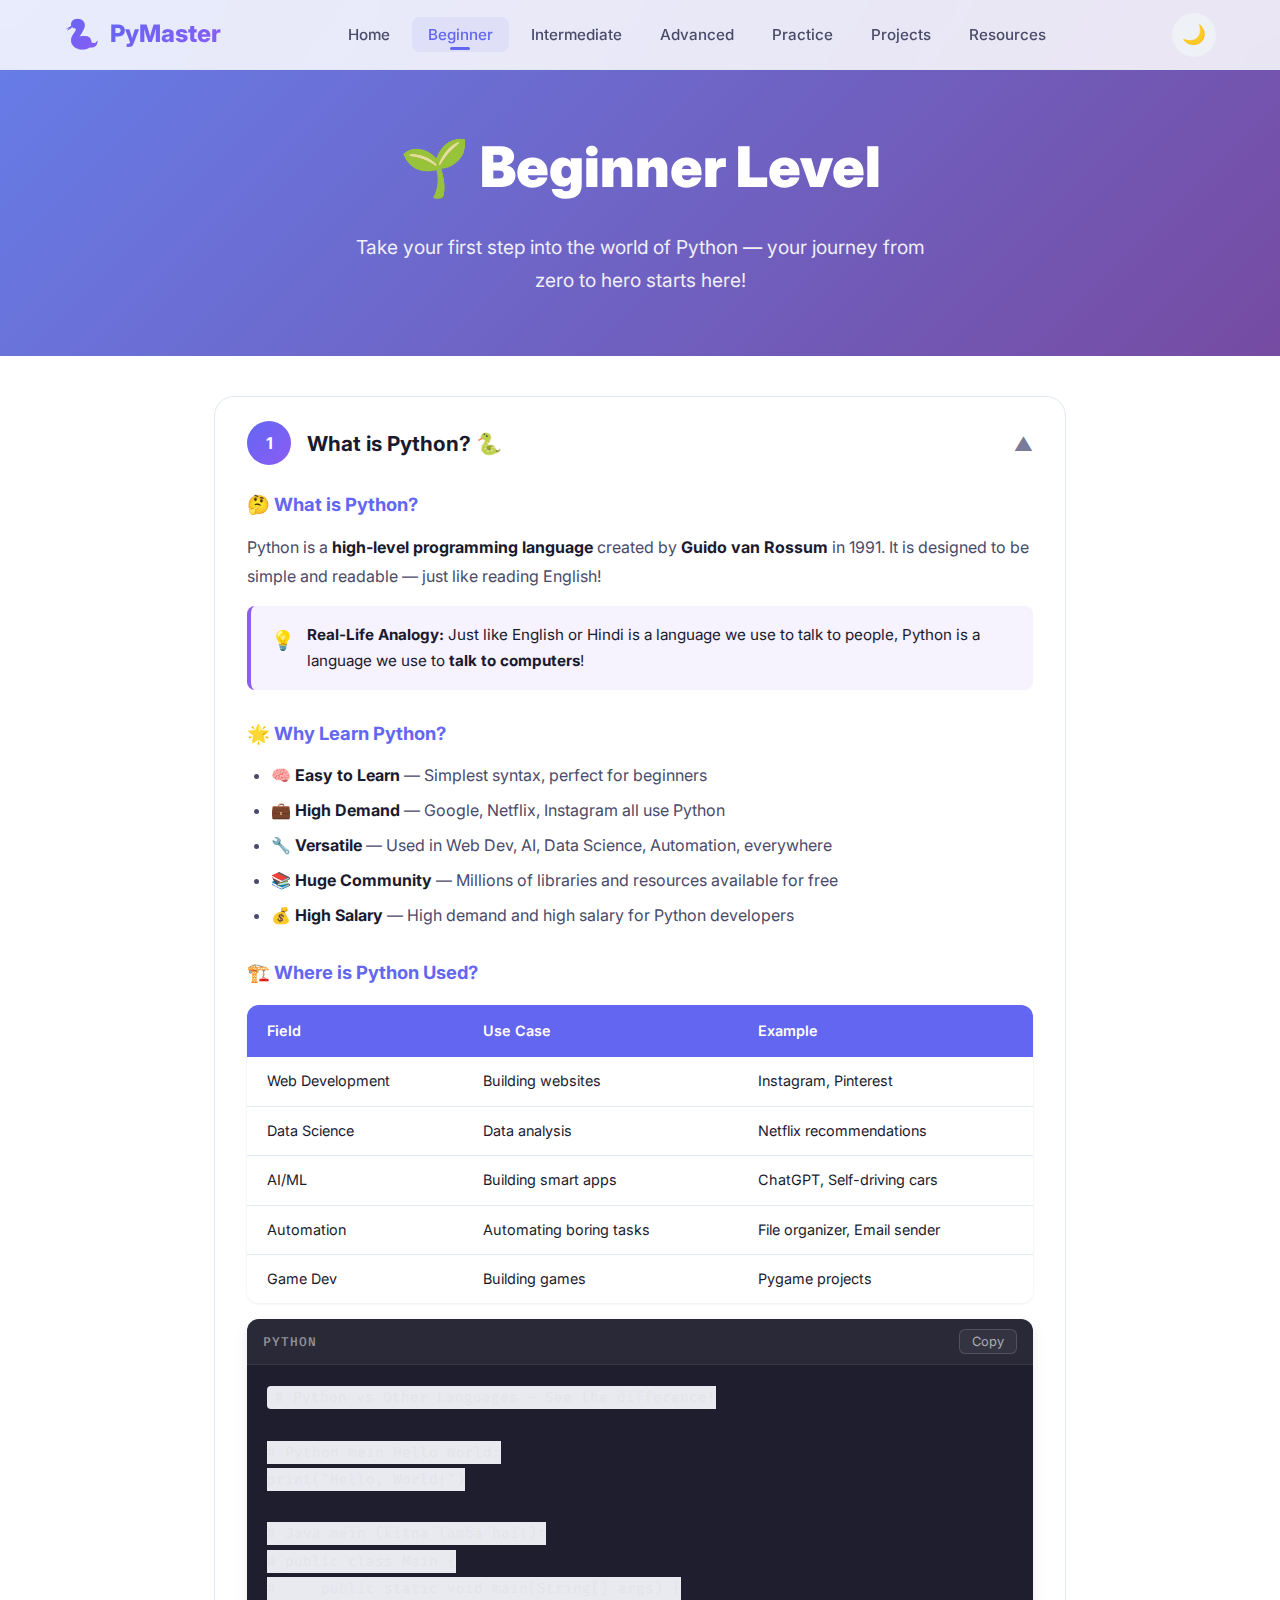
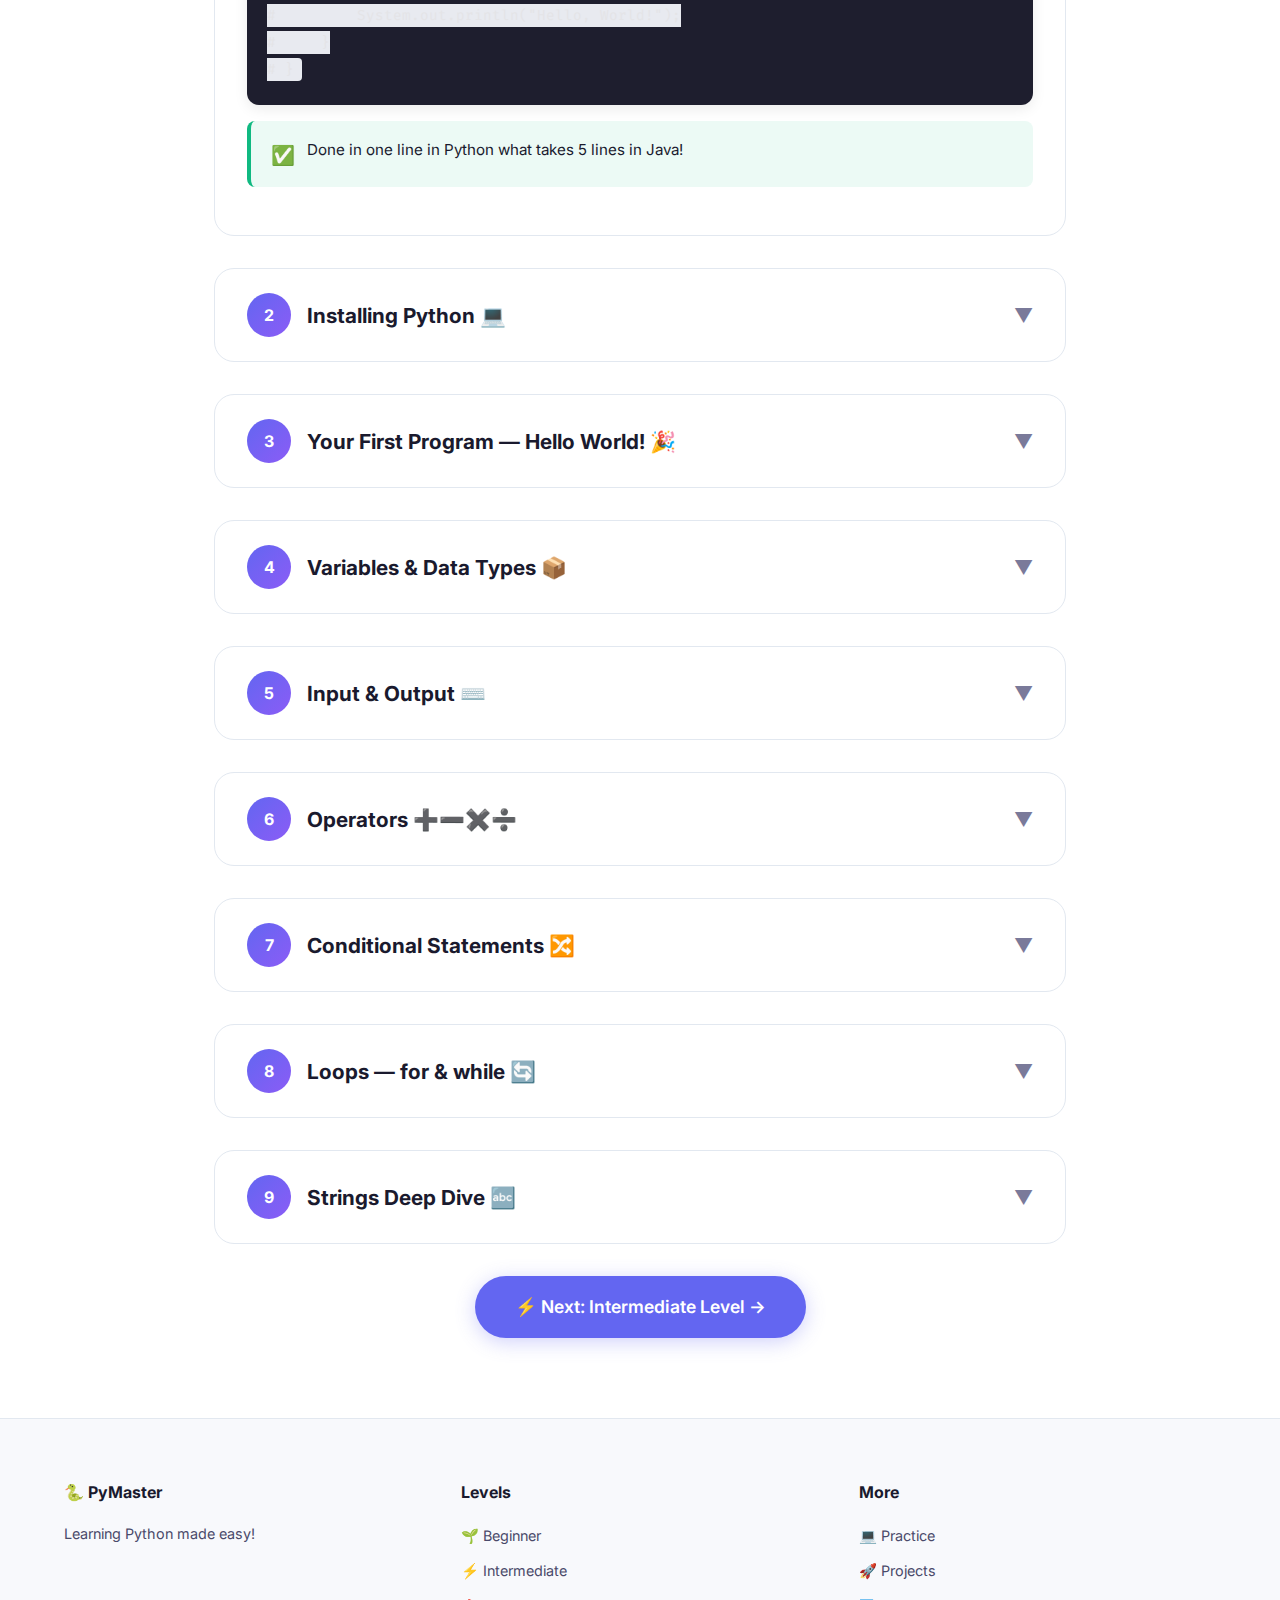
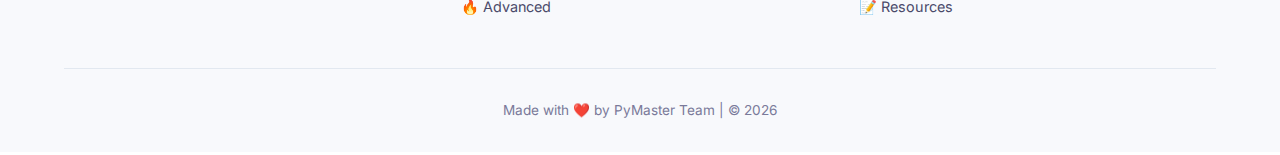
<file: beginner.html>
<!DOCTYPE html>
<html lang="en" data-theme="light">

<head>
    <meta charset="UTF-8">
    <meta name="viewport" content="width=device-width, initial-scale=1.0">
    <meta name="description"
        content="PyMaster Beginner Level - Learn Python basics: variables, loops, conditions, strings with detailed examples.">
    <title>Beginner Level - PyMaster 🌱</title>
    <link rel="stylesheet" href="css/style.css">
    <link rel="icon"
        href="data:image/svg+xml,<svg xmlns='http://www.w3.org/2000/svg' viewBox='0 0 100 100'><text y='.9em' font-size='90'>🐍</text></svg>">
</head>

<body>
    <!-- NAV -->
    <nav class="navbar">
        <div class="container">
            <a href="index.html" class="nav-brand"><span class="logo-icon">🐍</span><span>PyMaster</span></a>
            <ul class="nav-links">
                <li><a href="index.html">Home</a></li>
                <li><a href="beginner.html" class="active">Beginner</a></li>
                <li><a href="intermediate.html">Intermediate</a></li>
                <li><a href="advanced.html">Advanced</a></li>
                <li><a href="practice.html">Practice</a></li>
                <li><a href="projects.html">Projects</a></li>
                <li><a href="resources.html">Resources</a></li>
            </ul>
            <button class="theme-toggle" onclick="toggleTheme()">🌙</button>
            <button class="mobile-toggle">☰</button>
        </div>
    </nav>

    <!-- HERO -->
    <section class="page-hero">
        <h1>🌱 Beginner Level</h1>
        <p>Take your first step into the world of Python — your journey from zero to hero starts here!</p>
    </section>

    <div class="container-narrow" style="padding-top:40px; padding-bottom:80px;">

        <!-- LESSON 1: What is Python -->
        <div class="lesson open">
            <div class="lesson-header">
                <span class="lesson-num">1</span>
                <h2>What is Python? 🐍</h2>
                <span class="toggle-icon">▼</span>
            </div>
            <div class="lesson-body">
                <h3>🤔 What is Python?</h3>
                <p>Python is a <strong>high-level programming language</strong> created by <strong>Guido van
                        Rossum</strong> in 1991. It is designed to be simple and readable — just like reading English!
                </p>

                <div class="info-box hinglish">
                    <span class="icon">💡</span>
                    <div><strong>Real-Life Analogy:</strong> Just like English or Hindi is a language we use to talk to
                        people, Python is a language we use to <strong>talk to computers</strong>!</div>
                </div>

                <h3>🌟 Why Learn Python?</h3>
                <ul>
                    <li>🧠 <strong>Easy to Learn</strong> — Simplest syntax, perfect for beginners</li>
                    <li>💼 <strong>High Demand</strong> — Google, Netflix, Instagram all use Python</li>
                    <li>🔧 <strong>Versatile</strong> — Used in Web Dev, AI, Data Science, Automation, everywhere
                    </li>
                    <li>📚 <strong>Huge Community</strong> — Millions of libraries and resources available for free</li>
                    <li>💰 <strong>High Salary</strong> — High demand and high salary for Python developers</li>
                </ul>

                <h3>🏗️ Where is Python Used?</h3>
                <table class="styled-table">
                    <thead>
                        <tr>
                            <th>Field</th>
                            <th>Use Case</th>
                            <th>Example</th>
                        </tr>
                    </thead>
                    <tbody>
                        <tr>
                            <td>Web Development</td>
                            <td>Building websites</td>
                            <td>Instagram, Pinterest</td>
                        </tr>
                        <tr>
                            <td>Data Science</td>
                            <td>Data analysis</td>
                            <td>Netflix recommendations</td>
                        </tr>
                        <tr>
                            <td>AI/ML</td>
                            <td>Building smart apps</td>
                            <td>ChatGPT, Self-driving cars</td>
                        </tr>
                        <tr>
                            <td>Automation</td>
                            <td>Automating boring tasks</td>
                            <td>File organizer, Email sender</td>
                        </tr>
                        <tr>
                            <td>Game Dev</td>
                            <td>Building games</td>
                            <td>Pygame projects</td>
                        </tr>
                    </tbody>
                </table>

                <div class="code-block">
                    <div class="code-header"><span class="code-lang">Python</span><button class="copy-btn">Copy</button>
                    </div>
                    <pre><code># Python vs Other Languages — See the difference!

# Python mein Hello World:
print("Hello, World!")

# Java mein (kitna lamba hai!):
# public class Main {
#     public static void main(String[] args) {
#         System.out.println("Hello, World!");
#     }
# }</code></pre>
                </div>
                <div class="info-box tip">
                    <span class="icon">✅</span>
                    <div>Done in one line in Python what takes 5 lines in Java!</div>
                </div>
            </div>
        </div>

        <!-- LESSON 2: Installing Python -->
        <div class="lesson">
            <div class="lesson-header">
                <span class="lesson-num">2</span>
                <h2>Installing Python 💻</h2>
                <span class="toggle-icon">▼</span>
            </div>
            <div class="lesson-body">
                <h3>📥 How to Download Python?</h3>
                <p>Installing Python is very easy. Just go to <a href="https://python.org/downloads"
                        target="_blank">python.org</a> and download!</p>

                <h3>🪟 Installation on Windows</h3>
                <ol>
                    <li>Go to <a href="https://python.org/downloads" target="_blank">python.org/downloads</a></li>
                    <li>Click "Download Python 3.x" button</li>
                    <li>Open Installer</li>
                    <li>⚠️ <strong>Tick the "Add Python to PATH" checkbox!</strong></li>
                    <li>Click "Install Now"</li>
                    <li>Done! Check in terminal:</li>
                </ol>
                <div class="code-block">
                    <div class="code-header"><span class="code-lang">Terminal</span><button
                            class="copy-btn">Copy</button></div>
                    <pre><code>python --version
# Output: Python 3.12.x</code></pre>
                </div>

                <h3>🍎 Mac pe Installation</h3>
                <div class="code-block">
                    <div class="code-header"><span class="code-lang">Terminal</span><button
                            class="copy-btn">Copy</button></div>
                    <pre><code># Install via Homebrew (recommended)
brew install python3

# Check version
python3 --version</code></pre>
                </div>

                <h3>🐧 Installation on Linux</h3>
                <div class="code-block">
                    <div class="code-header"><span class="code-lang">Terminal</span><button
                            class="copy-btn">Copy</button></div>
                    <pre><code># Ubuntu/Debian
sudo apt update
sudo apt install python3 python3-pip

# Check version
python3 --version</code></pre>
                </div>

                <h3>🛠️ Best Code Editors</h3>
                <ul>
                    <li>🥇 <strong>VS Code</strong> — Most popular, free, supports many extensions</li>
                    <li>🥈 <strong>PyCharm</strong> — Dedicated IDE for Python</li>
                    <li>🥉 <strong>Jupyter Notebook</strong> — Best for Data Science</li>
                    <li>🌐 <strong>Google Colab</strong> — Code in browser, no installation needed!</li>
                </ul>

                <div class="info-box tip">
                    <span class="icon">💡</span>
                    <div><strong>Tip:</strong> If you don't want to install, use <a href="https://colab.google.com"
                            target="_blank">Google Colab</a> or <a href="https://replit.com" target="_blank">Replit</a>
                        to run Python in your browser!</div>
                </div>
            </div>
        </div>

        <!-- LESSON 3: First Program -->
        <div class="lesson">
            <div class="lesson-header">
                <span class="lesson-num">3</span>
                <h2>Your First Program — Hello World! 🎉</h2>
                <span class="toggle-icon">▼</span>
            </div>
            <div class="lesson-body">
                <h3>📝 print() Function</h3>
                <p><code>print()</code> is Python's most basic function — it shows anything on the screen.</p>

                <div class="info-box hinglish">
                    <span class="icon">💡</span>
                    <div><strong>Analogy:</strong> Think of <code>print()</code> like a <strong>speaker</strong> —
                        whatever you tell it, it will say it out loud on screen!</div>
                </div>

                <div class="code-block">
                    <div class="code-header"><span class="code-lang">Python</span><button class="copy-btn">Copy</button>
                    </div>
                    <pre><code># Example 1: Print simple text
print("Hello, World!")
print("Namaste World!")
print("I am learning Python!")</code></pre>
                </div>
                <div class="output-block">
                    <div class="output-label">📤 Output:</div>
                    Hello, World!<br>Namaste Duniya!<br>Main Python seekh raha hoon!
                </div>

                <div class="code-block">
                    <div class="code-header"><span class="code-lang">Python</span><button class="copy-btn">Copy</button>
                    </div>
                    <pre><code># Example 2: Print numbers
print(42)
print(3.14)
print(100 + 200)

# Example 3: Multiple values together
print("My age:", 20)
print("Sum:", 10 + 5, "and", "Diff:", 10 - 5)</code></pre>
                </div>
                <div class="output-block">
                    <div class="output-label">📤 Output:</div>
                    42<br>3.14<br>300<br>My age: 20<br>Sum: 15 and Diff: 5
                </div>

                <div class="code-block">
                    <div class="code-header"><span class="code-lang">Python</span><button class="copy-btn">Copy</button>
                    </div>
                    <pre><code># Example 4: Special characters
print("Line 1\nLine 2")     # \n = New line
print("Tab\there")           # \t = Tab space
print("He said \"Hello\"")   # \" = Quote inside string
print('It\'s Python!')       # \' = Apostrophe</code></pre>
                </div>

                <h3>🔧 Parameters of print()</h3>
                <div class="code-block">
                    <div class="code-header"><span class="code-lang">Python</span><button class="copy-btn">Copy</button>
                    </div>
                    <pre><code># sep parameter — change separator
print("Python", "is", "awesome", sep="-")
# Output: Python-is-awesome

print("A", "B", "C", sep=" ❤️ ")
# Output: A ❤️ B ❤️ C

# end parameter — change line end
print("Hello", end=" ")
print("World!")
# Output: Hello World! (in same line)</code></pre>
                </div>

                <h3>🎨 Comments — Explain Your Code</h3>
                <div class="code-block">
                    <div class="code-header"><span class="code-lang">Python</span><button class="copy-btn">Copy</button>
                    </div>
                    <pre><code># Single line comment — starts with #
print("Hello")  # This is also a comment, after code

"""
Multi-line comment (Docstring)
You can write comments
in multiple lines
"""

# Python ignores comments — they are only for our understanding!</code></pre>
                </div>
            </div>
        </div>

        <!-- LESSON 4: Variables & Data Types -->
        <div class="lesson">
            <div class="lesson-header">
                <span class="lesson-num">4</span>
                <h2>Variables & Data Types 📦</h2>
                <span class="toggle-icon">▼</span>
            </div>
            <div class="lesson-body">
                <h3>📦 What are Variables?</h3>
                <p>A variable is a <strong>container</strong> where we store data. Like a
                    <strong>box</strong> where we keep things!
                </p>

                <div class="info-box hinglish">
                    <span class="icon">💡</span>
                    <div><strong>Analogy:</strong> Variable = <strong>Labeled Box</strong>. Just like a box labeled
                        "Sugar" stores sugar, <code>name = "Himanshu"</code> stores "Himanshu" inside <code>name</code>!
                    </div>
                </div>

                <div class="code-block">
                    <div class="code-header"><span class="code-lang">Python</span><button class="copy-btn">Copy</button>
                    </div>
                    <pre><code># Creating variables — no special keyword needed!
name = "Himanshu"        # String (text)
age = 20                 # Integer (whole number)
height = 5.8             # Float (decimal number)
is_student = True        # Boolean (True/False)

print(name)       # Himanshu
print(age)        # 20
print(height)     # 5.8
print(is_student) # True</code></pre>
                </div>

                <h3>📊 Data Types in Python</h3>
                <table class="styled-table">
                    <thead>
                        <tr>
                            <th>Type</th>
                            <th>Description</th>
                            <th>Example</th>
                        </tr>
                    </thead>
                    <tbody>
                        <tr>
                            <td><code>int</code></td>
                            <td>Whole numbers</td>
                            <td><code>42, -10, 0</code></td>
                        </tr>
                        <tr>
                            <td><code>float</code></td>
                            <td>Decimal numbers</td>
                            <td><code>3.14, -0.5, 2.0</code></td>
                        </tr>
                        <tr>
                            <td><code>str</code></td>
                            <td>Text/String</td>
                            <td><code>"Hello", 'Python'</code></td>
                        </tr>
                        <tr>
                            <td><code>bool</code></td>
                            <td>True or False</td>
                            <td><code>True, False</code></td>
                        </tr>
                        <tr>
                            <td><code>NoneType</code></td>
                            <td>No value</td>
                            <td><code>None</code></td>
                        </tr>
                    </tbody>
                </table>

                <div class="code-block">
                    <div class="code-header"><span class="code-lang">Python</span><button class="copy-btn">Copy</button>
                    </div>
                    <pre><code># type() function — check data type
print(type(42))         # &lt;class 'int'&gt;
print(type(3.14))       # &lt;class 'float'&gt;
print(type("Hello"))    # &lt;class 'str'&gt;
print(type(True))       # &lt;class 'bool'&gt;
print(type(None))       # &lt;class 'NoneType'&gt;

# Multiple assignment — multiple variables in one line!
a, b, c = 10, 20, 30
print(a, b, c)   # 10 20 30

# Same value to multiple variables
x = y = z = 100
print(x, y, z)   # 100 100 100</code></pre>
                </div>

                <h3>🔄 Type Conversion (Typecasting)</h3>
                <div class="code-block">
                    <div class="code-header"><span class="code-lang">Python</span><button class="copy-btn">Copy</button>
                    </div>
                    <pre><code># Convert String to Integer
num_str = "42"
num_int = int(num_str)
print(num_int + 8)    # 50

# Integer to String
age = 20
msg = "I am " + str(age) + " years old"
print(msg)  # I am 20 years old

# Float conversions
print(int(3.7))       # 3 (decimal cut ho jaata hai)
print(float(5))       # 5.0
print(str(3.14))      # "3.14"

# Bool conversions
print(bool(0))        # False
print(bool(1))        # True
print(bool(""))       # False (empty string)
print(bool("Hello"))  # True (non-empty string)</code></pre>
                </div>

                <h3>📏 Variable Naming Rules</h3>
                <div class="code-block">
                    <div class="code-header"><span class="code-lang">Python</span><button class="copy-btn">Copy</button>
                    </div>
                    <pre><code># ✅ Valid names
my_name = "Himanshu"
age2 = 20
_private = "secret"
CONSTANT = 3.14

# ❌ Invalid names — ye ERROR denge!
# 2name = "wrong"      # Number se start nahi ho sakta
# my-name = "wrong"    # Hyphen allowed nahi
# my name = "wrong"    # Space allowed nahi
# class = "wrong"      # Reserved keyword nahi use kar sakte</code></pre>
                </div>

                <div class="practice-box">
                    <h3>🧩 Practice Problems</h3>
                    <div class="practice-question">
                        <p><span class="q-num">Q1.</span> Store your name, age, and city in variables and
                            print them. <span class="difficulty easy">Easy</span></p>
                        <div class="practice-answer">
                            <div class="code-block">
                                <div class="code-header"><span class="code-lang">Python</span><button
                                        class="copy-btn">Copy</button></div>
                                <pre><code>name = "Himanshu"
age = 20
city = "Delhi"
print(f"Name: {name}, Age: {age}, City: {city}")</code></pre>
                            </div>
                        </div>
                    </div>
                    <div class="practice-question">
                        <p><span class="q-num">Q2.</span> Store two numbers in variables and print their sum,
                            difference,
                            product, and division. <span class="difficulty easy">Easy</span></p>
                        <div class="practice-answer">
                            <div class="code-block">
                                <div class="code-header"><span class="code-lang">Python</span><button
                                        class="copy-btn">Copy</button></div>
                                <pre><code>a = 15
b = 4
print("Sum:", a + b)        # 19
print("Difference:", a - b) # 11
print("Product:", a * b)    # 60
print("Division:", a / b)   # 3.75</code></pre>
                            </div>
                        </div>
                    </div>
                    <div class="practice-question">
                        <p><span class="q-num">Q3.</span> Use <code>type()</code> to print data types of different
                            values.
                            <span class="difficulty easy">Easy</span>
                        </p>
                        <div class="practice-answer">
                            <div class="code-block">
                                <div class="code-header"><span class="code-lang">Python</span><button
                                        class="copy-btn">Copy</button></div>
                                <pre><code>print(type(10))         # int
print(type(3.14))       # float
print(type("Python"))   # str
print(type(True))       # bool
print(type([1, 2, 3]))  # list</code></pre>
                            </div>
                        </div>
                    </div>
                </div>
            </div>
        </div>

        <!-- LESSON 5: Input/Output -->
        <div class="lesson">
            <div class="lesson-header">
                <span class="lesson-num">5</span>
                <h2>Input & Output ⌨️</h2>
                <span class="toggle-icon">▼</span>
            </div>
            <div class="lesson-body">
                <h3>⌨️ input() Function — Get Data from User</h3>
                <p>The <code>input()</code> function takes data from user via keyboard. It <strong>always returns a
                        string</strong>!</p>

                <div class="code-block">
                    <div class="code-header"><span class="code-lang">Python</span><button class="copy-btn">Copy</button>
                    </div>
                    <pre><code># Basic input
name = input("Enter your name: ")
print("Hello,", name, "! Welcome to PyMaster!")

# Number input — convert using int() or float()
age = int(input("Enter your age: "))
print("You are", age, "years old!")

# Multiple values
num1 = float(input("First number: "))
num2 = float(input("Second number: "))
print("Sum =", num1 + num2)</code></pre>
                </div>

                <h3>✨ f-Strings — Best Way to Format Output</h3>
                <div class="code-block">
                    <div class="code-header"><span class="code-lang">Python</span><button class="copy-btn">Copy</button>
                    </div>
                    <pre><code>name = "Himanshu"
age = 20
cgpa = 8.75

# f-string (Python 3.6+) — The Best Method!
print(f"My name is {name}")
print(f"Age: {age}, CGPA: {cgpa}")
print(f"After 5 years I will be {age + 5} years old!")
print(f"CGPA formatted: {cgpa:.1f}")  # 8.8 (1 decimal)

# You can also write expressions!
print(f"10 + 20 = {10 + 20}")
print(f"Name uppercase: {name.upper()}")</code></pre>
                </div>

                <h3>📋 Other Formatting Methods</h3>
                <div class="code-block">
                    <div class="code-header"><span class="code-lang">Python</span><button class="copy-btn">Copy</button>
                    </div>
                    <pre><code># Method 1: .format()
print("Name: {}, Age: {}".format("Himanshu", 20))
print("Name: {0}, Age: {1}".format("Himanshu", 20))

# Method 2: % formatting (old style)
print("Name: %s, Age: %d" % ("Himanshu", 20))

# Method 3: String concatenation
print("Name: " + "Himanshu" + ", Age: " + str(20))</code></pre>
                </div>

                <div class="practice-box">
                    <h3>🧩 Practice Problems</h3>
                    <div class="practice-question">
                        <p><span class="q-num">Q1.</span> Take name and age from user and print a greeting using
                            f-string.
                            <span class="difficulty easy">Easy</span>
                        </p>
                        <div class="practice-answer">
                            <div class="code-block">
                                <div class="code-header"><span class="code-lang">Python</span><button
                                        class="copy-btn">Copy</button></div>
                                <pre><code>name = input("Your name: ")
age = int(input("Your age: "))
print(f"Hello {name}! You are {age} years old.")</code></pre>
                            </div>
                        </div>
                    </div>
                    <div class="practice-question">
                        <p><span class="q-num">Q2.</span> Take temperature in Celsius and convert to Fahrenheit.
                            <span class="difficulty medium">Medium</span>
                        </p>
                        <div class="practice-answer">
                            <div class="code-block">
                                <div class="code-header"><span class="code-lang">Python</span><button
                                        class="copy-btn">Copy</button></div>
                                <pre><code>celsius = float(input("Temperature in Celsius: "))
fahrenheit = (celsius * 9/5) + 32
print(f"{celsius}°C = {fahrenheit:.2f}°F")</code></pre>
                            </div>
                        </div>
                    </div>
                </div>
            </div>
        </div>

        <!-- LESSON 6: Operators -->
        <div class="lesson">
            <div class="lesson-header">
                <span class="lesson-num">6</span>
                <h2>Operators ➕➖✖️➗</h2>
                <span class="toggle-icon">▼</span>
            </div>
            <div class="lesson-body">
                <h3>🔢 Arithmetic Operators</h3>
                <div class="code-block">
                    <div class="code-header"><span class="code-lang">Python</span><button class="copy-btn">Copy</button>
                    </div>
                    <pre><code>a, b = 17, 5
print(f"Add: {a + b}")       # 22
print(f"Subtract: {a - b}")  # 12
print(f"Multiply: {a * b}")  # 85
print(f"Divide: {a / b}")    # 3.4  (float division)
print(f"Floor Div: {a // b}")# 3    (integer division)
print(f"Modulus: {a % b}")   # 2    (remainder)
print(f"Power: {a ** b}")    # 1419857  (17^5)</code></pre>
                </div>

                <h3>🔍 Comparison Operators</h3>
                <div class="code-block">
                    <div class="code-header"><span class="code-lang">Python</span><button class="copy-btn">Copy</button>
                    </div>
                    <pre><code>x, y = 10, 20
print(x == y)   # False — Equal?
print(x != y)   # True  — Not Equal?
print(x > y)    # False — Greater?
print(x < y)    # True  — Less than?
print(x >= 10)  # True  — Greater or equal?
print(x <= 5)   # False — Less or equal?</code></pre>
                </div>

                <h3>🧠 Logical Operators</h3>
                <div class="code-block">
                    <div class="code-header"><span class="code-lang">Python</span><button class="copy-btn">Copy</button>
                    </div>
                    <pre><code>age = 20
has_id = True

# and — BOTH conditions must be true
print(age >= 18 and has_id)     # True

# or — ANY ONE condition must be true
print(age >= 21 or has_id)      # True

# not — Reverses the result
print(not has_id)               # False
print(not (age < 18))           # True</code></pre>
                </div>

                <h3>📝 Assignment Operators</h3>
                <div class="code-block">
                    <div class="code-header"><span class="code-lang">Python</span><button class="copy-btn">Copy</button>
                    </div>
                    <pre><code>x = 10
x += 5    # x = x + 5 → 15
x -= 3    # x = x - 3 → 12
x *= 2    # x = x * 2 → 24
x /= 4    # x = x / 4 → 6.0
x //= 2   # x = x // 2 → 3.0
x **= 3   # x = x ** 3 → 27.0
print(x)  # 27.0</code></pre>
                </div>

                <div class="practice-box">
                    <h3>🧩 Practice Problems</h3>
                    <div class="practice-question">
                        <p><span class="q-num">Q1.</span> Take 2 numbers from user and show results of all arithmetic
                            operations.
                            <span class="difficulty easy">Easy</span>
                        </p>
                        <div class="practice-answer">
                            <div class="code-block">
                                <div class="code-header"><span class="code-lang">Python</span><button
                                        class="copy-btn">Copy</button></div>
                                <pre><code>a = float(input("Number 1: "))
b = float(input("Number 2: "))
print(f"Sum: {a+b}, Diff: {a-b}, Product: {a*b}, Div: {a/b}")</code></pre>
                            </div>
                        </div>
                    </div>
                    <div class="practice-question">
                        <p><span class="q-num">Q2.</span> Check if a number is even or odd (use modulus operator).
                            <span class="difficulty easy">Easy</span>
                        </p>
                        <div class="practice-answer">
                            <div class="code-block">
                                <div class="code-header"><span class="code-lang">Python</span><button
                                        class="copy-btn">Copy</button></div>
                                <pre><code>num = int(input("Enter number: "))
print(f"{num} is {'Even' if num % 2 == 0 else 'Odd'}")</code></pre>
                            </div>
                        </div>
                    </div>
                </div>
            </div>
        </div>

        <!-- LESSON 7: Conditionals -->
        <div class="lesson">
            <div class="lesson-header">
                <span class="lesson-num">7</span>
                <h2>Conditional Statements 🔀</h2>
                <span class="toggle-icon">▼</span>
            </div>
            <div class="lesson-body">
                <h3>🤔 Learn to Make Decisions!</h3>
                <p>Just like we make decisions in real life — "If it rains, take an umbrella", in Python we use
                    <code>if/elif/else</code>.</p>

                <div class="info-box hinglish">
                    <span class="icon">💡</span>
                    <div><strong>Analogy:</strong> Think of a Traffic Light — <strong>Red = Stop (if)</strong>,
                        <strong>Yellow = Get Ready (elif)</strong>, <strong>Green = Go (else)</strong>!
                    </div>
                </div>

                <div class="code-block">
                    <div class="code-header"><span class="code-lang">Python</span><button class="copy-btn">Copy</button>
                    </div>
                    <pre><code># Example 1: Simple if/else
age = 20
if age >= 18:
    print("You are an adult! ✅")
else:
    print("You are still a minor! ❌")

# Example 2: if/elif/else — Multiple conditions
marks = 85
if marks >= 90:
    print("Grade: A+ 🌟")
elif marks >= 80:
    print("Grade: A 🎉")
elif marks >= 70:
    print("Grade: B 👍")
elif marks >= 60:
    print("Grade: C 😊")
else:
    print("Grade: F 😢 — Work harder!")
# Output: Grade: A 🎉</code></pre>
                </div>

                <div class="code-block">
                    <div class="code-header"><span class="code-lang">Python</span><button class="copy-btn">Copy</button>
                    </div>
                    <pre><code># Example 3: Nested if
age = 25
has_license = True

if age >= 18:
    if has_license:
        print("You can drive! 🚗")
    else:
        print("Get a license first! 📝")
else:
    print("Wait until you turn 18! ⏳")

# Example 4: With logical operators
username = "admin"
password = "1234"

if username == "admin" and password == "1234":
    print("Login successful! ✅")
else:
    print("Wrong credentials! ❌")

# Example 5: Ternary operator (one-liner)
age = 20
status = "Adult" if age >= 18 else "Minor"
print(f"Status: {status}")  # Adult</code></pre>
                </div>

                <div class="practice-box">
                    <h3>🧩 Practice Problems</h3>
                    <div class="practice-question">
                        <p><span class="q-num">Q1.</span> Take a number from user and check if it's positive, negative,
                            or zero.
                            <span class="difficulty easy">Easy</span>
                        </p>
                        <div class="practice-answer">
                            <div class="code-block">
                                <div class="code-header"><span class="code-lang">Python</span><button
                                        class="copy-btn">Copy</button></div>
                                <pre><code>num = float(input("Enter number: "))
if num > 0:
    print("Positive ➕")
elif num < 0:
    print("Negative ➖")
else:
    print("Zero 0️⃣")</code></pre>
                            </div>
                        </div>
                    </div>
                    <div class="practice-question">
                        <p><span class="q-num">Q2.</span> Create a grading system: 90+ = A+, 80+ = A, 70+ = B, 60+ = C,
                            else F. <span class="difficulty medium">Medium</span></p>
                        <div class="practice-answer">
                            <div class="code-block">
                                <div class="code-header"><span class="code-lang">Python</span><button
                                        class="copy-btn">Copy</button></div>
                                <pre><code>marks = int(input("Enter marks: "))
if marks >= 90: grade = "A+"
elif marks >= 80: grade = "A"
elif marks >= 70: grade = "B"
elif marks >= 60: grade = "C"
else: grade = "F"
print(f"Grade: {grade}")</code></pre>
                            </div>
                        </div>
                    </div>
                    <div class="practice-question">
                        <p><span class="q-num">Q3.</span> Create a leap year checker. <span
                                class="difficulty medium">Medium</span></p>
                        <div class="practice-answer">
                            <div class="code-block">
                                <div class="code-header"><span class="code-lang">Python</span><button
                                        class="copy-btn">Copy</button></div>
                                <pre><code>year = int(input("Enter year: "))
if (year % 4 == 0 and year % 100 != 0) or (year % 400 == 0):
    print(f"{year} is a Leap Year! 🎉")
else:
    print(f"{year} is NOT a Leap Year")</code></pre>
                            </div>
                        </div>
                    </div>
                </div>
            </div>
        </div>

        <!-- LESSON 8: Loops -->
        <div class="lesson">
            <div class="lesson-header">
                <span class="lesson-num">8</span>
                <h2>Loops — for & while 🔄</h2>
                <span class="toggle-icon">▼</span>
            </div>
            <div class="lesson-body">
                <h3>🔄 What are Loops?</h3>
                <p>Loops allow us to do a task repeatedly — without writing code again and again!</p>

                <div class="info-box hinglish">
                    <span class="icon">💡</span>
                    <div><strong>Analogy:</strong> Imagine you have to write "I love Python" 100 times. Will you write
                        <code>print()</code> 100 times? No! Use a Loop — done in one line!
                    </div>
                </div>

                <h3>🔁 for Loop</h3>
                <div class="code-block">
                    <div class="code-header"><span class="code-lang">Python</span><button class="copy-btn">Copy</button>
                    </div>
                    <pre><code># Example 1: With range()
for i in range(5):
    print(f"Count: {i}")
# 0, 1, 2, 3, 4

# Example 2: Iterate a list
fruits = ["Apple", "Banana", "Mango", "Orange"]
for fruit in fruits:
    print(f"I like {fruit}! 🍎")

# Example 3: range(start, stop, step)
for i in range(2, 11, 2):
    print(i, end=" ")  # 2 4 6 8 10

# Example 4: Iterate a string
for char in "Python":
    print(char, end="-")  # P-y-t-h-o-n-</code></pre>
                </div>

                <h3>🔄 while Loop</h3>
                <div class="code-block">
                    <div class="code-header"><span class="code-lang">Python</span><button class="copy-btn">Copy</button>
                    </div>
                    <pre><code># Example 1: Simple countdown
count = 5
while count > 0:
    print(f"⏳ {count}...")
    count -= 1
print("🚀 Launch!")

# Example 2: User input loop
while True:
    answer = input("Quit? (yes/no): ")
    if answer.lower() == "yes":
        print("Bye! 👋")
        break

# Example 3: Sum of numbers
total = 0
num = 1
while num <= 10:
    total += num
    num += 1
print(f"Sum of 1-10: {total}")  # 55</code></pre>
                </div>

                <h3>⚡ break, continue, pass</h3>
                <div class="code-block">
                    <div class="code-header"><span class="code-lang">Python</span><button class="copy-btn">Copy</button>
                    </div>
                    <pre><code># break — Exit the loop
for i in range(10):
    if i == 5:
        break   # Stop at 5
    print(i)    # 0 1 2 3 4

# continue — Skip current iteration
for i in range(6):
    if i == 3:
        continue  # Skip 3
    print(i)      # 0 1 2 4 5

# pass — Do nothing (placeholder)
for i in range(3):
    pass  # Write code later</code></pre>
                </div>

                <h3>🔲 Nested Loops — Make Patterns!</h3>
                <div class="code-block">
                    <div class="code-header"><span class="code-lang">Python</span><button class="copy-btn">Copy</button>
                    </div>
                    <pre><code># Star Triangle Pattern
for i in range(1, 6):
    print("⭐" * i)
# ⭐
# ⭐⭐
# ⭐⭐⭐
# ⭐⭐⭐⭐
# ⭐⭐⭐⭐⭐

# Multiplication Table
num = 5
for i in range(1, 11):
    print(f"{num} x {i} = {num * i}")</code></pre>
                </div>

                <div class="practice-box">
                    <h3>🧩 Practice Problems</h3>
                    <div class="practice-question">
                        <p><span class="q-num">Q1.</span> Print all even numbers from 1 to 50. <span
                                class="difficulty easy">Easy</span></p>
                        <div class="practice-answer">
                            <div class="code-block">
                                <div class="code-header"><span class="code-lang">Python</span><button
                                        class="copy-btn">Copy</button></div>
                                <pre><code>for i in range(2, 51, 2):
    print(i, end=" ")</code></pre>
                            </div>
                        </div>
                    </div>
                    <div class="practice-question">
                        <p><span class="q-num">Q2.</span> Create a factorial calculator (e.g., 5! = 120). <span
                                class="difficulty medium">Medium</span></p>
                        <div class="practice-answer">
                            <div class="code-block">
                                <div class="code-header"><span class="code-lang">Python</span><button
                                        class="copy-btn">Copy</button></div>
                                <pre><code>n = int(input("Enter number: "))
fact = 1
for i in range(1, n + 1):
    fact *= i
print(f"{n}! = {fact}")</code></pre>
                            </div>
                        </div>
                    </div>
                    <div class="practice-question">
                        <p><span class="q-num">Q3.</span> Print Fibonacci series (first 10 numbers). <span
                                class="difficulty medium">Medium</span></p>
                        <div class="practice-answer">
                            <div class="code-block">
                                <div class="code-header"><span class="code-lang">Python</span><button
                                        class="copy-btn">Copy</button></div>
                                <pre><code>a, b = 0, 1
for _ in range(10):
    print(a, end=" ")
    a, b = b, a + b
# 0 1 1 2 3 5 8 13 21 34</code></pre>
                            </div>
                        </div>
                    </div>
                    <div class="practice-question">
                        <p><span class="q-num">Q4.</span> Create a star pyramid pattern (5 rows). <span
                                class="difficulty hard">Hard</span></p>
                        <div class="practice-answer">
                            <div class="code-block">
                                <div class="code-header"><span class="code-lang">Python</span><button
                                        class="copy-btn">Copy</button></div>
                                <pre><code>n = 5
for i in range(1, n + 1):
    print(" " * (n - i) + "⭐" * (2*i - 1))</code></pre>
                            </div>
                        </div>
                    </div>
                </div>
            </div>
        </div>

        <!-- LESSON 9: Strings -->
        <div class="lesson">
            <div class="lesson-header">
                <span class="lesson-num">9</span>
                <h2>Strings Deep Dive 🔤</h2>
                <span class="toggle-icon">▼</span>
            </div>
            <div class="lesson-body">
                <h3>📝 What is a String?</h3>
                <p>A String is a sequence of characters — used to store text data.</p>

                <div class="code-block">
                    <div class="code-header"><span class="code-lang">Python</span><button class="copy-btn">Copy</button>
                    </div>
                    <pre><code># String Slicing — Extract parts
text = "Python Master"
print(text[0])      # P (first character)
print(text[-1])     # r (last character)
print(text[0:6])    # Python
print(text[7:])     # Master
print(text[::-1])   # retsaM nohtyP (reverse!)

# String Methods
msg = "  Hello Python World!  "
print(msg.strip())        # Remove spaces
print(msg.lower())        # all lowercase
print(msg.upper())        # ALL UPPERCASE
print(msg.title())        # Every Word Capital
print(msg.replace("Python", "Java"))
print(msg.split())        # Break into List
print("Python" in msg)    # True — check
print(msg.count("l"))     # 2 — how many times appeared
print(msg.find("Python")) # 8 — where found
print(msg.startswith(" ")) # True
print("-".join(["A","B","C"]))  # A-B-C</code></pre>
                </div>

                <div class="practice-box">
                    <h3>🧩 Practice Problems</h3>
                    <div class="practice-question">
                        <p><span class="q-num">Q1.</span> Take a string from user and reverse it. <span
                                class="difficulty easy">Easy</span></p>
                        <div class="practice-answer">
                            <div class="code-block">
                                <div class="code-header"><span class="code-lang">Python</span><button
                                        class="copy-btn">Copy</button></div>
                                <pre><code>text = input("Enter string: ")
print(f"Reversed: {text[::-1]}")</code></pre>
                            </div>
                        </div>
                    </div>
                    <div class="practice-question">
                        <p><span class="q-num">Q2.</span> Check if a string is a palindrome (e.g., "madam").
                            <span class="difficulty medium">Medium</span>
                        </p>
                        <div class="practice-answer">
                            <div class="code-block">
                                <div class="code-header"><span class="code-lang">Python</span><button
                                        class="copy-btn">Copy</button></div>
                                <pre><code>text = input("Enter string: ").lower()
if text == text[::-1]:
    print(f"'{text}' is a Palindrome! ✅")
else:
    print(f"'{text}' is NOT a Palindrome ❌")</code></pre>
                            </div>
                        </div>
                    </div>
                    <div class="practice-question">
                        <p><span class="q-num">Q3.</span> Count vowels in a string. <span
                                class="difficulty medium">Medium</span></p>
                        <div class="practice-answer">
                            <div class="code-block">
                                <div class="code-header"><span class="code-lang">Python</span><button
                                        class="copy-btn">Copy</button></div>
                                <pre><code>text = input("Enter string: ").lower()
count = sum(1 for c in text if c in "aeiou")
print(f"Vowels: {count}")</code></pre>
                            </div>
                        </div>
                    </div>
                </div>
            </div>
        </div>

        <div class="text-center mt-4">
            <a href="intermediate.html" class="btn btn-accent" style="font-size:1.1rem; padding: 16px 40px;">⚡ Next:
                Intermediate Level →</a>
        </div>
    </div>

    <!-- FOOTER -->
    <footer class="footer">
        <div class="container">
            <div class="footer-grid">
                <div class="footer-col">
                    <h4>🐍 PyMaster</h4>
                    <p style="color:var(--text-secondary);font-size:0.9rem;">Learning Python made easy!</p>
                </div>
                <div class="footer-col">
                    <h4>Levels</h4>
                    <ul>
                        <li><a href="beginner.html">🌱 Beginner</a></li>
                        <li><a href="intermediate.html">⚡ Intermediate</a></li>
                        <li><a href="advanced.html">🔥 Advanced</a></li>
                    </ul>
                </div>
                <div class="footer-col">
                    <h4>More</h4>
                    <ul>
                        <li><a href="practice.html">💻 Practice</a></li>
                        <li><a href="projects.html">🚀 Projects</a></li>
                        <li><a href="resources.html">📝 Resources</a></li>
                    </ul>
                </div>
            </div>
            <div class="footer-bottom">
                <p>Made with ❤️ by PyMaster Team | © 2026</p>
            </div>
        </div>
    </footer>
    <script src="js/app.js"></script>
</body>

</html>
</file>
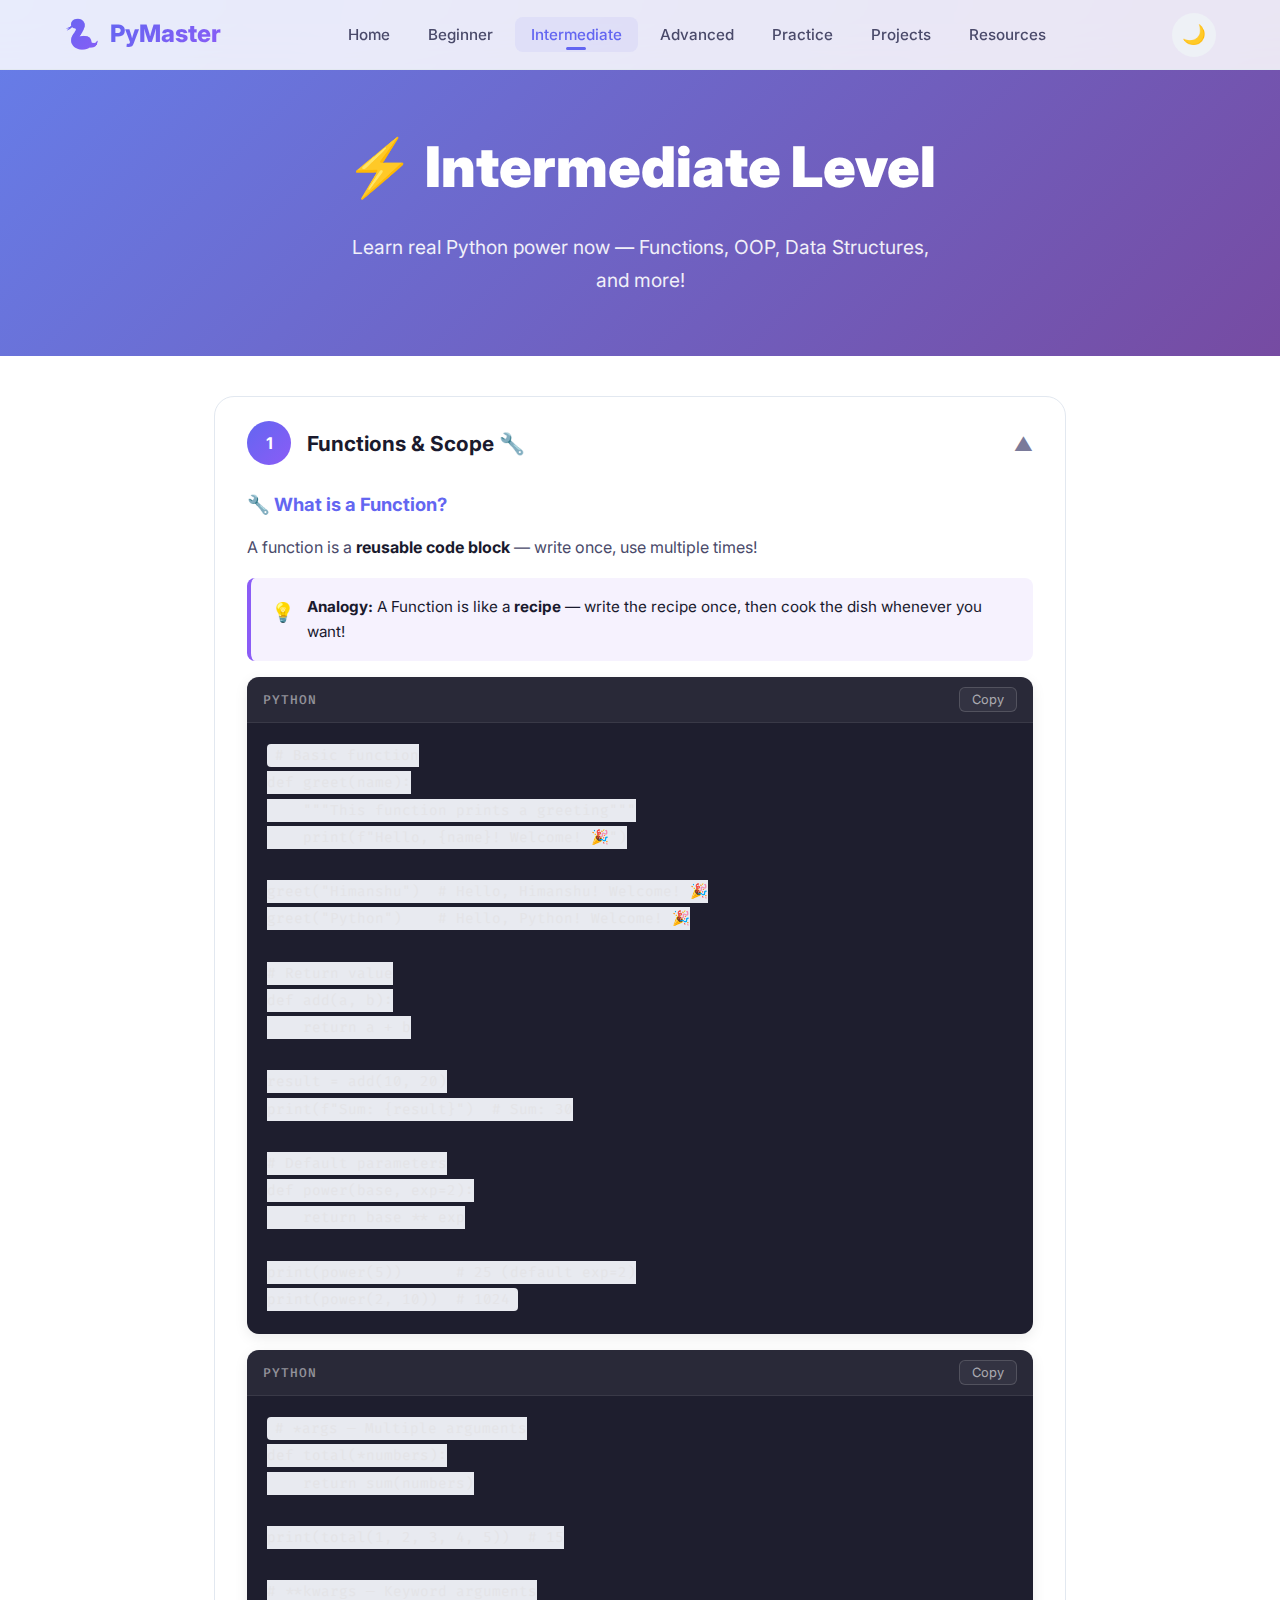
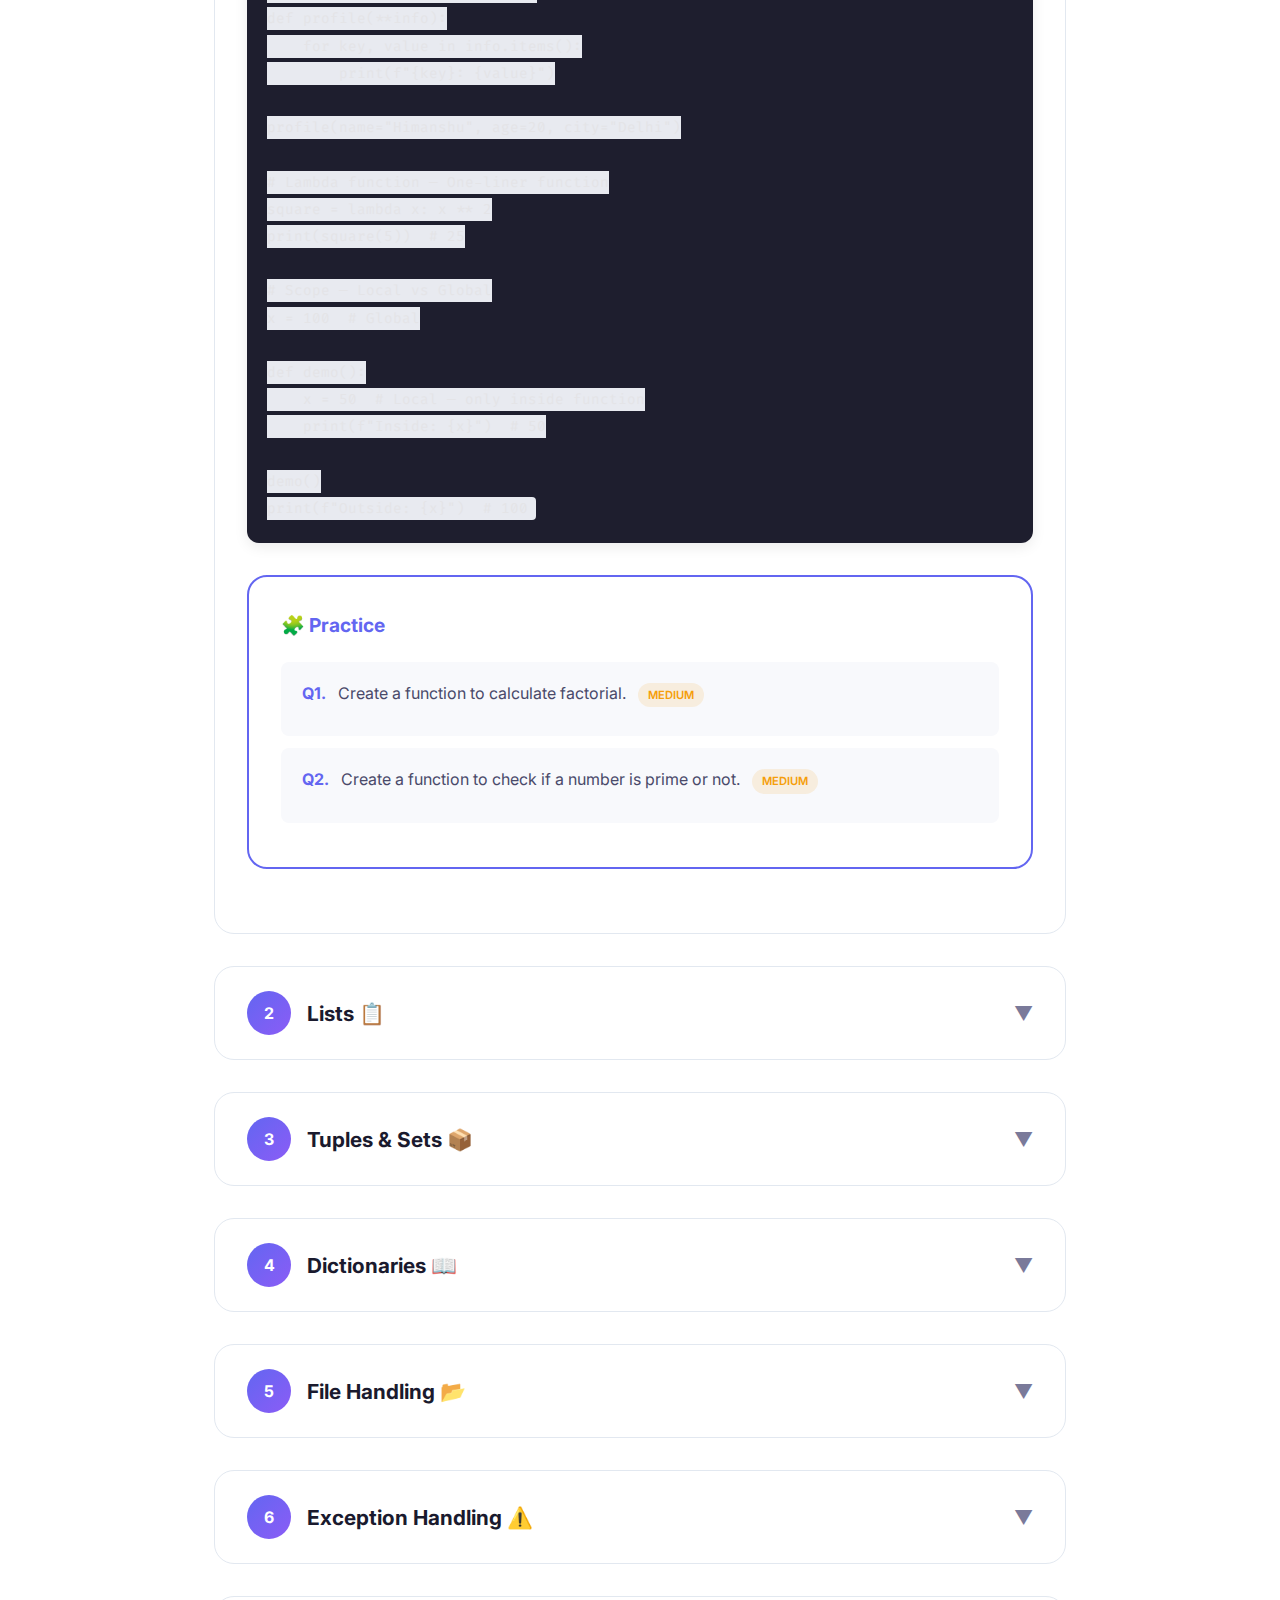
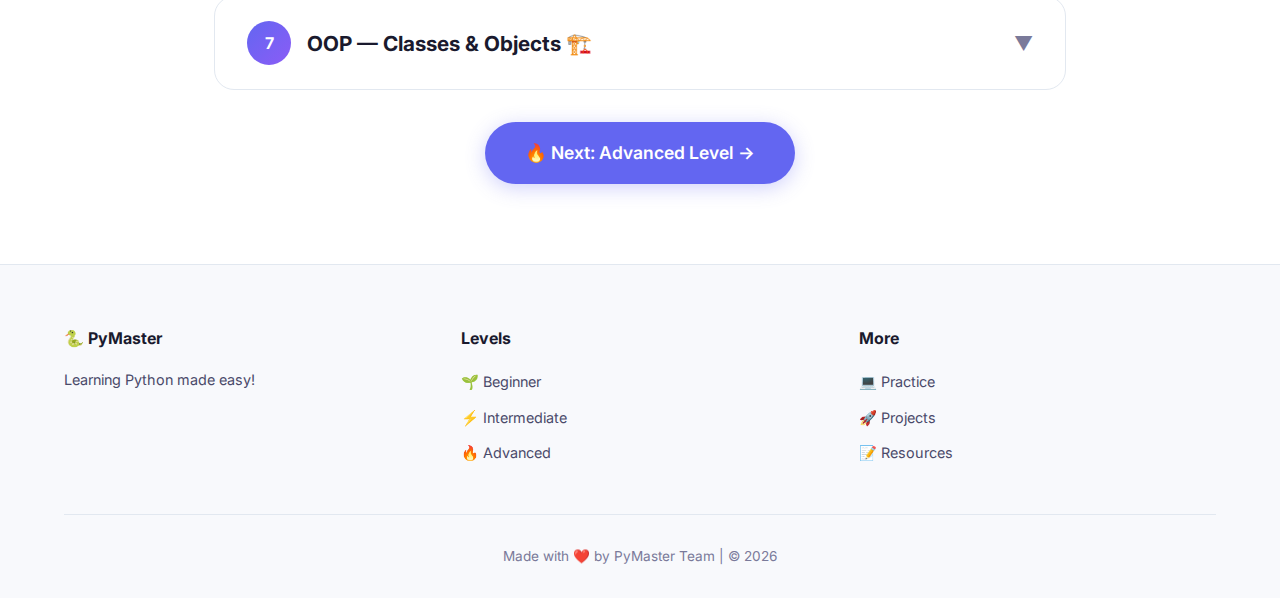
<file: intermediate.html>
<!DOCTYPE html>
<html lang="en" data-theme="light">

<head>
    <meta charset="UTF-8">
    <meta name="viewport" content="width=device-width, initial-scale=1.0">
    <meta name="description"
        content="PyMaster Intermediate Level - Functions, OOP, Data Structures, File Handling with detailed examples.">
    <title>Intermediate Level - PyMaster ⚡</title>
    <link rel="stylesheet" href="css/style.css">
    <link rel="icon"
        href="data:image/svg+xml,<svg xmlns='http://www.w3.org/2000/svg' viewBox='0 0 100 100'><text y='.9em' font-size='90'>🐍</text></svg>">
</head>

<body>
    <nav class="navbar">
        <div class="container">
            <a href="index.html" class="nav-brand"><span class="logo-icon">🐍</span><span>PyMaster</span></a>
            <ul class="nav-links">
                <li><a href="index.html">Home</a></li>
                <li><a href="beginner.html">Beginner</a></li>
                <li><a href="intermediate.html" class="active">Intermediate</a></li>
                <li><a href="advanced.html">Advanced</a></li>
                <li><a href="practice.html">Practice</a></li>
                <li><a href="projects.html">Projects</a></li>
                <li><a href="resources.html">Resources</a></li>
            </ul>
            <button class="theme-toggle" onclick="toggleTheme()">🌙</button>
            <button class="mobile-toggle">☰</button>
        </div>
    </nav>

    <section class="page-hero">
        <h1>⚡ Intermediate Level</h1>
        <p>Learn real Python power now — Functions, OOP, Data Structures, and more!</p>
    </section>

    <div class="container-narrow" style="padding-top:40px;padding-bottom:80px;">

        <!-- LESSON 1: Functions -->
        <div class="lesson open">
            <div class="lesson-header"><span class="lesson-num">1</span>
                <h2>Functions & Scope 🔧</h2><span class="toggle-icon">▼</span>
            </div>
            <div class="lesson-body">
                <h3>🔧 What is a Function?</h3>
                <p>A function is a <strong>reusable code block</strong> — write once, use multiple times!</p>
                <div class="info-box hinglish"><span class="icon">💡</span>
                    <div><strong>Analogy:</strong> A Function is like a <strong>recipe</strong> — write the recipe once,
                        then cook the dish whenever you want!</div>
                </div>

                <div class="code-block">
                    <div class="code-header"><span class="code-lang">Python</span><button class="copy-btn">Copy</button>
                    </div>
                    <pre><code># Basic function
def greet(name):
    """This function prints a greeting"""
    print(f"Hello, {name}! Welcome! 🎉")

greet("Himanshu")  # Hello, Himanshu! Welcome! 🎉
greet("Python")    # Hello, Python! Welcome! 🎉

# Return value
def add(a, b):
    return a + b

result = add(10, 20)
print(f"Sum: {result}")  # Sum: 30

# Default parameters
def power(base, exp=2):
    return base ** exp

print(power(5))      # 25 (default exp=2)
print(power(2, 10))  # 1024</code></pre>
                </div>

                <div class="code-block">
                    <div class="code-header"><span class="code-lang">Python</span><button class="copy-btn">Copy</button>
                    </div>
                    <pre><code># *args — Multiple arguments
def total(*numbers):
    return sum(numbers)

print(total(1, 2, 3, 4, 5))  # 15

# **kwargs — Keyword arguments
def profile(**info):
    for key, value in info.items():
        print(f"{key}: {value}")

profile(name="Himanshu", age=20, city="Delhi")

# Lambda function — One-liner function
square = lambda x: x ** 2
print(square(5))  # 25

# Scope — Local vs Global
x = 100  # Global

def demo():
    x = 50  # Local — only inside function
    print(f"Inside: {x}")  # 50

demo()
print(f"Outside: {x}")  # 100</code></pre>
                </div>

                <div class="practice-box">
                    <h3>🧩 Practice</h3>
                    <div class="practice-question">
                        <p><span class="q-num">Q1.</span> Create a function to calculate factorial. <span
                                class="difficulty medium">Medium</span></p>
                        <div class="practice-answer">
                            <div class="code-block">
                                <div class="code-header"><span class="code-lang">Python</span><button
                                        class="copy-btn">Copy</button></div>
                                <pre><code>def factorial(n):
    if n <= 1: return 1
    return n * factorial(n - 1)

print(factorial(5))  # 120</code></pre>
                            </div>
                        </div>
                    </div>
                    <div class="practice-question">
                        <p><span class="q-num">Q2.</span> Create a function to check if a number is prime or not. <span
                                class="difficulty medium">Medium</span></p>
                        <div class="practice-answer">
                            <div class="code-block">
                                <div class="code-header"><span class="code-lang">Python</span><button
                                        class="copy-btn">Copy</button></div>
                                <pre><code>def is_prime(n):
    if n < 2: return False
    for i in range(2, int(n**0.5) + 1):
        if n % i == 0: return False
    return True

for num in range(1, 20):
    if is_prime(num): print(num, end=" ")
# 2 3 5 7 11 13 17 19</code></pre>
                            </div>
                        </div>
                    </div>
                </div>
            </div>
        </div>

        <!-- LESSON 2: Lists -->
        <div class="lesson">
            <div class="lesson-header"><span class="lesson-num">2</span>
                <h2>Lists 📋</h2><span class="toggle-icon">▼</span>
            </div>
            <div class="lesson-body">
                <h3>📋 What is a List?</h3>
                <p>A List is an <strong>ordered, mutable collection</strong> — store multiple items in one place!</p>
                <div class="info-box hinglish"><span class="icon">💡</span>
                    <div><strong>Analogy:</strong> A List is like a <strong>shopping list</strong> — add items, remove
                        them, change order!</div>
                </div>

                <div class="code-block">
                    <div class="code-header"><span class="code-lang">Python</span><button class="copy-btn">Copy</button>
                    </div>
                    <pre><code># Creating lists
fruits = ["Apple", "Banana", "Mango", "Orange"]
numbers = [1, 2, 3, 4, 5]
mixed = [1, "Hello", 3.14, True]

# Accessing elements
print(fruits[0])    # Apple
print(fruits[-1])   # Orange
print(fruits[1:3])  # ['Banana', 'Mango']

# List methods
fruits.append("Grapes")       # Add at end
fruits.insert(1, "Kiwi")      # Add at index
fruits.remove("Banana")       # Remove by value
popped = fruits.pop()         # Remove last
fruits.sort()                 # Sort
fruits.reverse()              # Reverse
print(len(fruits))            # Length
print("Mango" in fruits)     # True — check membership

# List Comprehension — One-liner loop!
squares = [x**2 for x in range(1, 11)]
print(squares)  # [1, 4, 9, 16, 25, 36, 49, 64, 81, 100]

evens = [x for x in range(20) if x % 2 == 0]
print(evens)  # [0, 2, 4, 6, 8, 10, 12, 14, 16, 18]</code></pre>
                </div>

                <div class="practice-box">
                    <h3>🧩 Practice</h3>
                    <div class="practice-question">
                        <p><span class="q-num">Q1.</span> Find the second largest number in a list. <span
                                class="difficulty medium">Medium</span></p>
                        <div class="practice-answer">
                            <div class="code-block">
                                <div class="code-header"><span class="code-lang">Python</span><button
                                        class="copy-btn">Copy</button></div>
                                <pre><code>nums = [45, 12, 78, 34, 90, 23]
unique = list(set(nums))
unique.sort()
print(f"Second largest: {unique[-2]}")  # 78</code></pre>
                            </div>
                        </div>
                    </div>
                    <div class="practice-question">
                        <p><span class="q-num">Q2.</span> Find all prime numbers between 1-50 using list comprehension.
                            <span class="difficulty hard">Hard</span>
                        </p>
                        <div class="practice-answer">
                            <div class="code-block">
                                <div class="code-header"><span class="code-lang">Python</span><button
                                        class="copy-btn">Copy</button></div>
                                <pre><code>primes = [n for n in range(2, 51)
          if all(n % i != 0 for i in range(2, int(n**0.5)+1))]
print(primes)</code></pre>
                            </div>
                        </div>
                    </div>
                </div>
            </div>
        </div>

        <!-- LESSON 3: Tuples & Sets -->
        <div class="lesson">
            <div class="lesson-header"><span class="lesson-num">3</span>
                <h2>Tuples & Sets 📦</h2><span class="toggle-icon">▼</span>
            </div>
            <div class="lesson-body">
                <h3>📦 Tuple — Immutable List</h3>
                <div class="code-block">
                    <div class="code-header"><span class="code-lang">Python</span><button class="copy-btn">Copy</button>
                    </div>
                    <pre><code># Tuple — cannot be changed (immutable)!
colors = ("Red", "Green", "Blue")
print(colors[0])    # Red
print(len(colors))  # 3

# Tuple unpacking
x, y, z = colors
print(x, y, z)  # Red Green Blue

# Single element tuple — must add comma!
single = (42,)  # ✅ Tuple
not_tuple = (42)  # ❌ Just an integer

# Tuple as dictionary key (list cannot be a key!)
locations = {(28.6, 77.2): "Delhi", (19.0, 72.8): "Mumbai"}</code></pre>
                </div>

                <h3>🎯 Set — Unique Elements Only</h3>
                <div class="code-block">
                    <div class="code-header"><span class="code-lang">Python</span><button class="copy-btn">Copy</button>
                    </div>
                    <pre><code># Set — automatically removes duplicates!
nums = {1, 2, 3, 3, 4, 4, 5}
print(nums)  # {1, 2, 3, 4, 5}

# Set operations
a = {1, 2, 3, 4, 5}
b = {4, 5, 6, 7, 8}

print(a | b)   # Union: {1,2,3,4,5,6,7,8}
print(a & b)   # Intersection: {4, 5}
print(a - b)   # Difference: {1, 2, 3}
print(a ^ b)   # Symmetric diff: {1,2,3,6,7,8}

# Remove duplicates from list — Set trick!
my_list = [1, 2, 2, 3, 3, 3, 4]
unique = list(set(my_list))
print(unique)  # [1, 2, 3, 4]</code></pre>
                </div>
            </div>
        </div>

        <!-- LESSON 4: Dictionaries -->
        <div class="lesson">
            <div class="lesson-header"><span class="lesson-num">4</span>
                <h2>Dictionaries 📖</h2><span class="toggle-icon">▼</span>
            </div>
            <div class="lesson-body">
                <h3>📖 Dictionary — Key-Value Pairs</h3>
                <div class="info-box hinglish"><span class="icon">💡</span>
                    <div><strong>Analogy:</strong> A Dictionary is just like a <strong>real dictionary</strong> — look
                        up a word (key) to find its meaning (value)!</div>
                </div>

                <div class="code-block">
                    <div class="code-header"><span class="code-lang">Python</span><button class="copy-btn">Copy</button>
                    </div>
                    <pre><code># Creating dictionary
student = {
    "name": "Himanshu",
    "age": 20,
    "course": "B.Tech",
    "cgpa": 8.5,
    "skills": ["Python", "JavaScript", "SQL"]
}

# Access values
print(student["name"])        # Himanshu
print(student.get("age"))     # 20
print(student.get("phone", "Not found"))  # Not found

# Add/Update
student["city"] = "Delhi"       # Add new
student["age"] = 21             # Update
student.update({"phone": "9999999999"})

# Loop through dictionary
for key, value in student.items():
    print(f"{key}: {value}")

# Dictionary Comprehension
squares = {x: x**2 for x in range(1, 6)}
print(squares)  # {1:1, 2:4, 3:9, 4:16, 5:25}

# Nested Dictionary
students = {
    "student1": {"name": "Rahul", "marks": 85},
    "student2": {"name": "Priya", "marks": 92},
}
print(students["student2"]["name"])  # Priya</code></pre>
                </div>

                <div class="practice-box">
                    <h3>🧩 Practice</h3>
                    <div class="practice-question">
                        <p><span class="q-num">Q1.</span> Count how many times each character appears in a string using
                            a dictionary. <span class="difficulty medium">Medium</span></p>
                        <div class="practice-answer">
                            <div class="code-block">
                                <div class="code-header"><span class="code-lang">Python</span><button
                                        class="copy-btn">Copy</button></div>
                                <pre><code>text = "hello world"
freq = {}
for char in text:
    freq[char] = freq.get(char, 0) + 1
print(freq)  # {'h':1,'e':1,'l':3,'o':2,' ':1,'w':1,'r':1,'d':1}</code></pre>
                            </div>
                        </div>
                    </div>
                </div>
            </div>
        </div>

        <!-- LESSON 5: File Handling -->
        <div class="lesson">
            <div class="lesson-header"><span class="lesson-num">5</span>
                <h2>File Handling 📂</h2><span class="toggle-icon">▼</span>
            </div>
            <div class="lesson-body">
                <div class="code-block">
                    <div class="code-header"><span class="code-lang">Python</span><button class="copy-btn">Copy</button>
                    </div>
                    <pre><code># Writing to a file
with open("notes.txt", "w") as f:
    f.write("Hello from PyMaster!\n")
    f.write("Python is awesome! 🐍\n")

# Reading a file
with open("notes.txt", "r") as f:
    content = f.read()
    print(content)

# Append to file
with open("notes.txt", "a") as f:
    f.write("New line added!\n")

# Read line by line
with open("notes.txt", "r") as f:
    for line in f:
        print(line.strip())

# Working with CSV
import csv
with open("data.csv", "w", newline="") as f:
    writer = csv.writer(f)
    writer.writerow(["Name", "Age", "City"])
    writer.writerow(["Himanshu", 20, "Delhi"])

# Working with JSON
import json
data = {"name": "Himanshu", "skills": ["Python", "JS"]}
with open("data.json", "w") as f:
    json.dump(data, f, indent=2)

with open("data.json", "r") as f:
    loaded = json.load(f)
    print(loaded["name"])  # Himanshu</code></pre>
                </div>

                <div class="info-box tip"><span class="icon">✅</span>
                    <div><strong>Always use <code>with</code> statement!</strong> This closes the file automatically —
                        prevents memory leaks.</div>
                </div>
            </div>
        </div>

        <!-- LESSON 6: Exception Handling -->
        <div class="lesson">
            <div class="lesson-header"><span class="lesson-num">6</span>
                <h2>Exception Handling ⚠️</h2><span class="toggle-icon">▼</span>
            </div>
            <div class="lesson-body">
                <div class="info-box hinglish"><span class="icon">💡</span>
                    <div><strong>Analogy:</strong> Exception handling is like a <strong>safety net</strong> — if you
                        fall from a tightrope, the net catches you, and the program doesn't crash!</div>
                </div>

                <div class="code-block">
                    <div class="code-header"><span class="code-lang">Python</span><button class="copy-btn">Copy</button>
                    </div>
                    <pre><code># Basic try/except
try:
    num = int(input("Enter number: "))
    result = 100 / num
    print(f"Result: {result}")
except ValueError:
    print("❌ Please enter a valid number!")
except ZeroDivisionError:
    print("❌ Cannot divide by zero!")
except Exception as e:
    print(f"❌ Error: {e}")
else:
    print("✅ No errors occurred!")
finally:
    print("🔄 This always runs!")

# Custom Exception
class AgeError(Exception):
    pass

def check_age(age):
    if age < 0:
        raise AgeError("Age cannot be negative!")
    if age > 150:
        raise AgeError("Age seems unrealistic!")
    print(f"Age {age} is valid ✅")

try:
    check_age(-5)
except AgeError as e:
    print(f"Error: {e}")</code></pre>
                </div>

                <div class="practice-box">
                    <h3>🧩 Practice</h3>
                    <div class="practice-question">
                        <p><span class="q-num">Q1.</span> Create a calculator that handles divide by zero and invalid
                            input. <span class="difficulty medium">Medium</span></p>
                        <div class="practice-answer">
                            <div class="code-block">
                                <div class="code-header"><span class="code-lang">Python</span><button
                                        class="copy-btn">Copy</button></div>
                                <pre><code>try:
    a = float(input("Number 1: "))
    b = float(input("Number 2: "))
    op = input("Operation (+,-,*,/): ")
    if op == '+': print(a + b)
    elif op == '-': print(a - b)
    elif op == '*': print(a * b)
    elif op == '/': print(a / b)
except ZeroDivisionError: print("Cannot divide by zero!")
except ValueError: print("Invalid number!")</code></pre>
                            </div>
                        </div>
                    </div>
                </div>
            </div>
        </div>

        <!-- LESSON 7: OOP -->
        <div class="lesson">
            <div class="lesson-header"><span class="lesson-num">7</span>
                <h2>OOP — Classes & Objects 🏗️</h2><span class="toggle-icon">▼</span>
            </div>
            <div class="lesson-body">
                <h3>🏗️ What is OOP?</h3>
                <p>In OOP, we represent real-world things in code using <strong>Classes</strong>
                    (blueprint) and <strong>Objects</strong> (actual thing).</p>
                <div class="info-box hinglish"><span class="icon">💡</span>
                    <div><strong>Analogy:</strong> Class = <strong>Blueprint of a house</strong>, Object =
                        <strong>Actual house</strong> built from that blueprint!</div>
                </div>

                <div class="code-block">
                    <div class="code-header"><span class="code-lang">Python</span><button class="copy-btn">Copy</button>
                    </div>
                    <pre><code># Define a Class
class Student:
    def __init__(self, name, age, course):
        self.name = name
        self.age = age
        self.course = course

    def introduce(self):
        print(f"Hi! I'm {self.name}, {self.age} yrs, studying {self.course}")

    def is_adult(self):
        return self.age >= 18

# Create Objects
s1 = Student("Himanshu", 20, "B.Tech")
s2 = Student("Priya", 17, "12th")

s1.introduce()  # Hi! I'm Himanshu, 20 yrs, studying B.Tech
print(s1.is_adult())  # True
print(s2.is_adult())  # False</code></pre>
                </div>

                <h3>🧬 Inheritance — Inherit properties from Parent!</h3>
                <div class="code-block">
                    <div class="code-header"><span class="code-lang">Python</span><button class="copy-btn">Copy</button>
                    </div>
                    <pre><code>class Animal:
    def __init__(self, name):
        self.name = name
    def speak(self):
        return "..."

class Dog(Animal):
    def speak(self):
        return f"{self.name} says: Woof! 🐕"

class Cat(Animal):
    def speak(self):
        return f"{self.name} says: Meow! 🐱"

# Polymorphism — same method, different behavior!
animals = [Dog("Buddy"), Cat("Whiskers"), Dog("Max")]
for animal in animals:
    print(animal.speak())
# Buddy says: Woof! 🐕
# Whiskers says: Meow! 🐱
# Max says: Woof! 🐕</code></pre>
                </div>

                <div class="practice-box">
                    <h3>🧩 Practice</h3>
                    <div class="practice-question">
                        <p><span class="q-num">Q1.</span> Create a BankAccount class with deposit, withdraw, and check
                            balance methods. <span class="difficulty hard">Hard</span></p>
                        <div class="practice-answer">
                            <div class="code-block">
                                <div class="code-header"><span class="code-lang">Python</span><button
                                        class="copy-btn">Copy</button></div>
                                <pre><code>class BankAccount:
    def __init__(self, owner, balance=0):
        self.owner = owner
        self.balance = balance
    def deposit(self, amount):
        self.balance += amount
        print(f"Deposited ₹{amount}. Balance: ₹{self.balance}")
    def withdraw(self, amount):
        if amount > self.balance:
            print("Insufficient funds! ❌")
        else:
            self.balance -= amount
            print(f"Withdrew ₹{amount}. Balance: ₹{self.balance}")

acc = BankAccount("Himanshu", 1000)
acc.deposit(500)   # Balance: ₹1500
acc.withdraw(200)  # Balance: ₹1300</code></pre>
                            </div>
                        </div>
                    </div>
                </div>
            </div>
        </div>

        <div class="text-center mt-4">
            <a href="advanced.html" class="btn btn-accent" style="font-size:1.1rem;padding:16px 40px;">🔥 Next: Advanced
                Level →</a>
        </div>
    </div>

    <footer class="footer">
        <div class="container">
            <div class="footer-grid">
                <div class="footer-col">
                    <h4>🐍 PyMaster</h4>
                    <p style="color:var(--text-secondary);font-size:0.9rem;">Learning Python made easy!</p>
                </div>
                <div class="footer-col">
                    <h4>Levels</h4>
                    <ul>
                        <li><a href="beginner.html">🌱 Beginner</a></li>
                        <li><a href="intermediate.html">⚡ Intermediate</a></li>
                        <li><a href="advanced.html">🔥 Advanced</a></li>
                    </ul>
                </div>
                <div class="footer-col">
                    <h4>More</h4>
                    <ul>
                        <li><a href="practice.html">💻 Practice</a></li>
                        <li><a href="projects.html">🚀 Projects</a></li>
                        <li><a href="resources.html">📝 Resources</a></li>
                    </ul>
                </div>
            </div>
            <div class="footer-bottom">
                <p>Made with ❤️ by PyMaster Team | © 2026</p>
            </div>
        </div>
    </footer>
    <script src="js/app.js"></script>
</body>

</html>
</file>
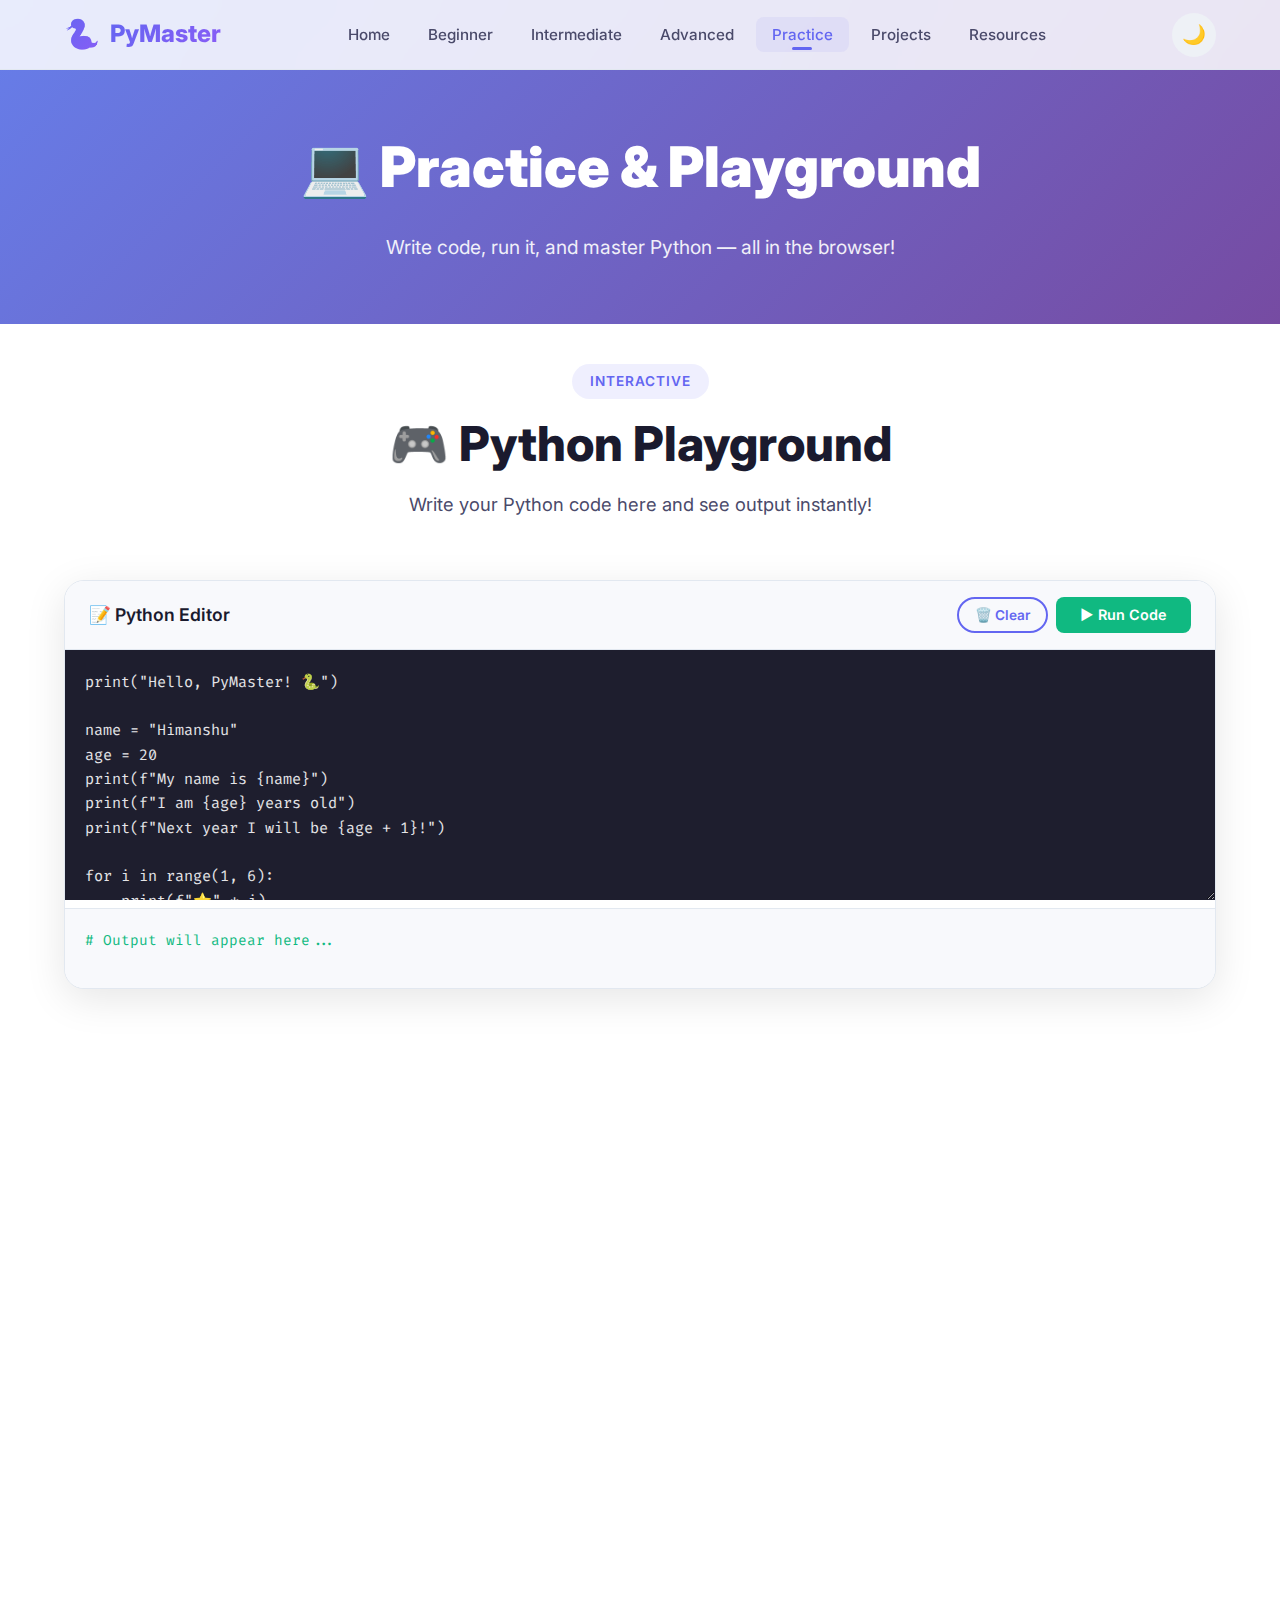
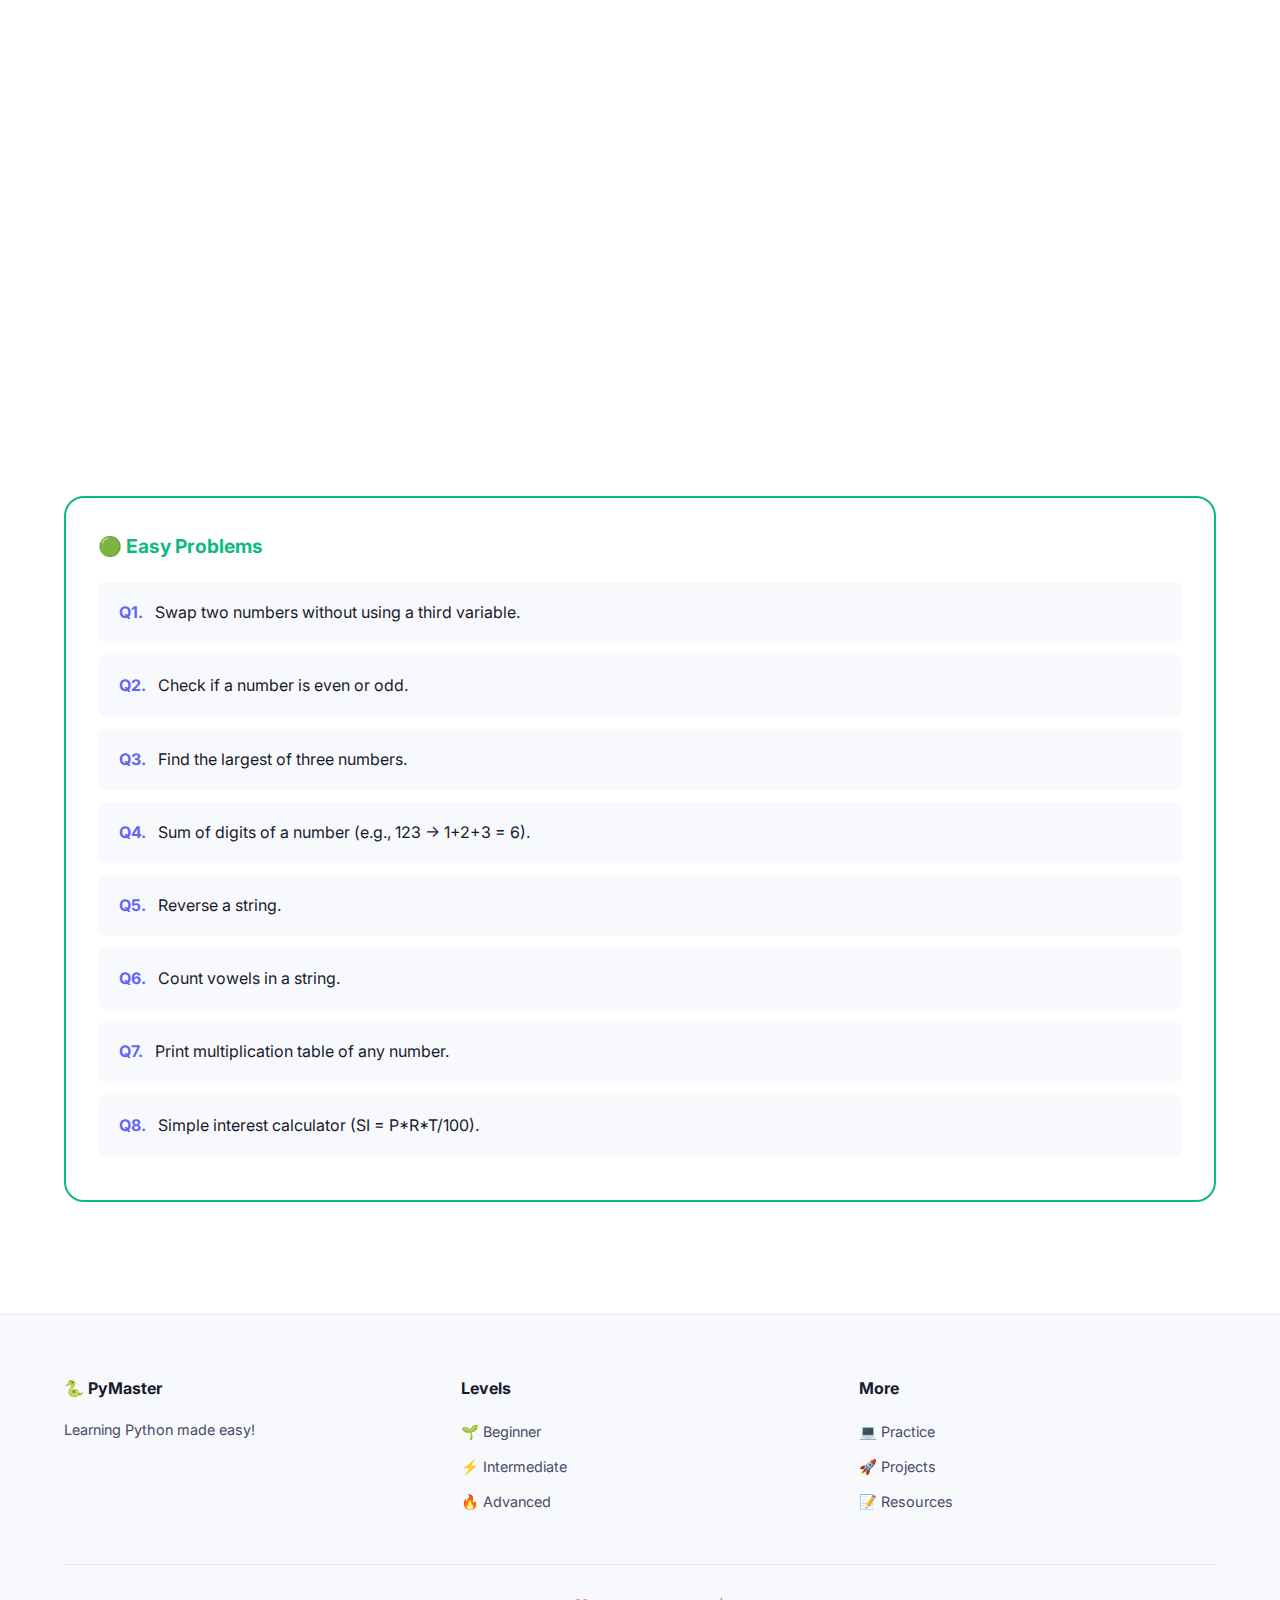
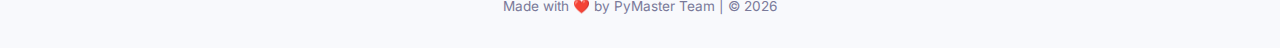
<file: practice.html>
<!DOCTYPE html>
<html lang="en" data-theme="light">

<head>
    <meta charset="UTF-8">
    <meta name="viewport" content="width=device-width, initial-scale=1.0">
    <meta name="description"
        content="PyMaster Practice - Interactive Python playground, practice problems, and coding challenges.">
    <title>Practice - PyMaster 💻</title>
    <link rel="stylesheet" href="css/style.css">
    <link rel="icon"
        href="data:image/svg+xml,<svg xmlns='http://www.w3.org/2000/svg' viewBox='0 0 100 100'><text y='.9em' font-size='90'>🐍</text></svg>">

</head>

<body>
    <nav class="navbar">
        <div class="container">
            <a href="index.html" class="nav-brand"><span class="logo-icon">🐍</span><span>PyMaster</span></a>
            <ul class="nav-links">
                <li><a href="index.html">Home</a></li>
                <li><a href="beginner.html">Beginner</a></li>
                <li><a href="intermediate.html">Intermediate</a></li>
                <li><a href="advanced.html">Advanced</a></li>
                <li><a href="practice.html" class="active">Practice</a></li>
                <li><a href="projects.html">Projects</a></li>
                <li><a href="resources.html">Resources</a></li>
            </ul>
            <button class="theme-toggle" onclick="toggleTheme()">🌙</button>
            <button class="mobile-toggle">☰</button>
        </div>
    </nav>

    <section class="page-hero">
        <h1>💻 Practice & Playground</h1>
        <p>Write code, run it, and master Python — all in the browser!</p>
    </section>

    <div class="container" style="padding-top:40px;padding-bottom:80px;">

        <!-- CODE PLAYGROUND -->
        <div class="section-header reveal">
            <span class="badge">Interactive</span>
            <h2>🎮 Python Playground</h2>
            <p>Write your Python code here and see output instantly!</p>
        </div>

        <div class="playground reveal" style="margin-bottom:60px;">
            <div class="playground-header">
                <h3>📝 Python Editor</h3>
                <div style="display:flex;gap:8px;">
                    <button id="clear-btn" class="btn btn-outline" style="padding:8px 16px;font-size:0.85rem;">🗑️
                        Clear</button>
                    <button id="run-btn" class="run-btn">▶ Run Code</button>
                </div>
            </div>
            <div class="playground-editor">
                <textarea id="playground-editor" spellcheck="false" placeholder="# Write your Python code here...
# Example:
print('Hello, PyMaster! 🐍')

name = 'Himanshu'
age = 20
print(f'Name: {name}, Age: {age}')
">print("Hello, PyMaster! 🐍")

name = "Himanshu"
age = 20
print(f"My name is {name}")
print(f"I am {age} years old")
print(f"Next year I will be {age + 1}!")

for i in range(1, 6):
    print(f"⭐" * i)</textarea>
            </div>
            <div class="playground-output" id="playground-output"># Output will appear here...</div>
        </div>

        <!-- SAMPLE CODES -->
        <div class="section-header reveal">
            <span class="badge">Try These</span>
            <h2>📋 Sample Programs</h2>
            <p>Click to load code into playground!</p>
        </div>
        <div class="features-grid reveal" style="margin-bottom:60px;">
            <div class="feature-card" style="cursor:pointer;"
                onclick="loadSample('# Calculator\na = float(input(&quot;Number 1: &quot;))\nb = float(input(&quot;Number 2: &quot;))\nprint(f&quot;Sum: {a+b}&quot;)\nprint(f&quot;Diff: {a-b}&quot;)\nprint(f&quot;Product: {a*b}&quot;)\nprint(f&quot;Division: {a/b}&quot;)')">
                <div class="card-icon green">🧮</div>
                <h3>Calculator</h3>
                <p>Simple arithmetic calculator</p>
            </div>
            <div class="feature-card" style="cursor:pointer;"
                onclick="loadSample('# Fibonacci Series\nn = 10\na, b = 0, 1\nprint(f&quot;First {n} Fibonacci numbers:&quot;)\nfor _ in range(n):\n    print(a, end=&quot; &quot;)\n    a, b = b, a + b')">
                <div class="card-icon blue">🔢</div>
                <h3>Fibonacci Series</h3>
                <p>First N fibonacci numbers</p>
            </div>
            <div class="feature-card" style="cursor:pointer;"
                onclick="loadSample('# Star Pattern\nn = 5\nfor i in range(1, n+1):\n    print(&quot;⭐&quot; * i)\nprint()\nfor i in range(n, 0, -1):\n    print(&quot;⭐&quot; * i)')">
                <div class="card-icon purple">⭐</div>
                <h3>Star Pattern</h3>
                <p>Triangle star pattern</p>
            </div>
            <div class="feature-card" style="cursor:pointer;"
                onclick="loadSample('# Multiplication Table\nnum = 7\nprint(f&quot;Multiplication Table of {num}&quot;)\nprint(&quot;-&quot; * 25)\nfor i in range(1, 11):\n    print(f&quot;{num} x {i:2d} = {num*i:3d}&quot;)')">
                <div class="card-icon orange">📊</div>
                <h3>Multiplication Table</h3>
                <p>Table of any number</p>
            </div>
        </div>

        <!-- PRACTICE PROBLEMS -->
        <div class="section-header reveal">
            <span class="badge">Challenge Yourself</span>
            <h2>🧩 Practice Problems</h2>
            <p>Level-wise problems — click to see solution!</p>
        </div>

        <div class="tabs reveal">
            <button class="tab-btn active" data-tab="easy-tab">🟢 Easy</button>
            <button class="tab-btn" data-tab="medium-tab">🟡 Medium</button>
            <button class="tab-btn" data-tab="hard-tab">🔴 Hard</button>
        </div>

        <!-- EASY -->
        <div id="easy-tab" class="tab-content active">
            <div class="practice-box" style="border-color:var(--accent-green);">
                <h3 style="color:var(--accent-green);">🟢 Easy Problems</h3>

                <div class="practice-question">
                    <p><span class="q-num">Q1.</span> Swap two numbers without using a third variable.</p>
                    <div class="practice-answer">
                        <div class="code-block">
                            <div class="code-header"><span class="code-lang">Python</span><button
                                    class="copy-btn">Copy</button></div>
                            <pre><code>a, b = 10, 20
print(f"Before: a={a}, b={b}")
a, b = b, a
print(f"After: a={a}, b={b}")</code></pre>
                        </div>
                    </div>
                </div>
                <div class="practice-question">
                    <p><span class="q-num">Q2.</span> Check if a number is even or odd.</p>
                    <div class="practice-answer">
                        <div class="code-block">
                            <div class="code-header"><span class="code-lang">Python</span><button
                                    class="copy-btn">Copy</button></div>
                            <pre><code>num = int(input("Number: "))
print(f"{num} is {'Even' if num%2==0 else 'Odd'}")</code></pre>
                        </div>
                    </div>
                </div>
                <div class="practice-question">
                    <p><span class="q-num">Q3.</span> Find the largest of three numbers.</p>
                    <div class="practice-answer">
                        <div class="code-block">
                            <div class="code-header"><span class="code-lang">Python</span><button
                                    class="copy-btn">Copy</button></div>
                            <pre><code>a, b, c = 15, 42, 28
largest = max(a, b, c)
print(f"Largest: {largest}")</code></pre>
                        </div>
                    </div>
                </div>
                <div class="practice-question">
                    <p><span class="q-num">Q4.</span> Sum of digits of a number (e.g., 123 → 1+2+3 = 6).</p>
                    <div class="practice-answer">
                        <div class="code-block">
                            <div class="code-header"><span class="code-lang">Python</span><button
                                    class="copy-btn">Copy</button></div>
                            <pre><code>num = int(input("Number: "))
digit_sum = sum(int(d) for d in str(num))
print(f"Sum of digits: {digit_sum}")</code></pre>
                        </div>
                    </div>
                </div>
                <div class="practice-question">
                    <p><span class="q-num">Q5.</span> Reverse a string.</p>
                    <div class="practice-answer">
                        <div class="code-block">
                            <div class="code-header"><span class="code-lang">Python</span><button
                                    class="copy-btn">Copy</button></div>
                            <pre><code>text = input("Enter string: ")
print(f"Reversed: {text[::-1]}")</code></pre>
                        </div>
                    </div>
                </div>
                <div class="practice-question">
                    <p><span class="q-num">Q6.</span> Count vowels in a string.</p>
                    <div class="practice-answer">
                        <div class="code-block">
                            <div class="code-header"><span class="code-lang">Python</span><button
                                    class="copy-btn">Copy</button></div>
                            <pre><code>text = input("String: ").lower()
vowels = sum(1 for c in text if c in "aeiou")
print(f"Vowels: {vowels}")</code></pre>
                        </div>
                    </div>
                </div>
                <div class="practice-question">
                    <p><span class="q-num">Q7.</span> Print multiplication table of any number.</p>
                    <div class="practice-answer">
                        <div class="code-block">
                            <div class="code-header"><span class="code-lang">Python</span><button
                                    class="copy-btn">Copy</button></div>
                            <pre><code>n = int(input("Number: "))
for i in range(1, 11):
    print(f"{n} x {i} = {n*i}")</code></pre>
                        </div>
                    </div>
                </div>
                <div class="practice-question">
                    <p><span class="q-num">Q8.</span> Simple interest calculator (SI = P*R*T/100).</p>
                    <div class="practice-answer">
                        <div class="code-block">
                            <div class="code-header"><span class="code-lang">Python</span><button
                                    class="copy-btn">Copy</button></div>
                            <pre><code>p = float(input("Principal: "))
r = float(input("Rate (%): "))
t = float(input("Time (years): "))
si = (p * r * t) / 100
print(f"Simple Interest: ₹{si:.2f}")</code></pre>
                        </div>
                    </div>
                </div>
            </div>
        </div>

        <!-- MEDIUM -->
        <div id="medium-tab" class="tab-content">
            <div class="practice-box" style="border-color:var(--accent-orange);">
                <h3 style="color:var(--accent-orange);">🟡 Medium Problems</h3>

                <div class="practice-question">
                    <p><span class="q-num">Q1.</span> Check if a number is prime.</p>
                    <div class="practice-answer">
                        <div class="code-block">
                            <div class="code-header"><span class="code-lang">Python</span><button
                                    class="copy-btn">Copy</button></div>
                            <pre><code>def is_prime(n):
    if n < 2: return False
    for i in range(2, int(n**0.5)+1):
        if n % i == 0: return False
    return True

num = int(input("Number: "))
print(f"{num} is {'Prime ✅' if is_prime(num) else 'Not Prime ❌'}")</code></pre>
                        </div>
                    </div>
                </div>
                <div class="practice-question">
                    <p><span class="q-num">Q2.</span> Check if a string is palindrome.</p>
                    <div class="practice-answer">
                        <div class="code-block">
                            <div class="code-header"><span class="code-lang">Python</span><button
                                    class="copy-btn">Copy</button></div>
                            <pre><code>text = input("String: ").lower().replace(" ", "")
print(f"Palindrome: {'Yes ✅' if text == text[::-1] else 'No ❌'}")</code></pre>
                        </div>
                    </div>
                </div>
                <div class="practice-question">
                    <p><span class="q-num">Q3.</span> Sort a list without using sort() function.</p>
                    <div class="practice-answer">
                        <div class="code-block">
                            <div class="code-header"><span class="code-lang">Python</span><button
                                    class="copy-btn">Copy</button></div>
                            <pre><code># Bubble Sort
nums = [64, 34, 25, 12, 22, 11, 90]
n = len(nums)
for i in range(n):
    for j in range(0, n-i-1):
        if nums[j] > nums[j+1]:
            nums[j], nums[j+1] = nums[j+1], nums[j]
print(f"Sorted: {nums}")</code></pre>
                        </div>
                    </div>
                </div>
                <div class="practice-question">
                    <p><span class="q-num">Q4.</span> Find the second largest number in a list.</p>
                    <div class="practice-answer">
                        <div class="code-block">
                            <div class="code-header"><span class="code-lang">Python</span><button
                                    class="copy-btn">Copy</button></div>
                            <pre><code>nums = [45, 12, 78, 34, 90, 23]
unique = list(set(nums))
unique.sort()
print(f"Second Largest: {unique[-2]}")</code></pre>
                        </div>
                    </div>
                </div>
                <div class="practice-question">
                    <p><span class="q-num">Q5.</span> Count word frequency in a sentence.</p>
                    <div class="practice-answer">
                        <div class="code-block">
                            <div class="code-header"><span class="code-lang">Python</span><button
                                    class="copy-btn">Copy</button></div>
                            <pre><code>text = "apple banana apple cherry banana apple"
freq = {}
for word in text.split():
    freq[word] = freq.get(word, 0) + 1
for word, count in sorted(freq.items(), key=lambda x: -x[1]):
    print(f"{word}: {count}")</code></pre>
                        </div>
                    </div>
                </div>
                <div class="practice-question">
                    <p><span class="q-num">Q6.</span> Matrix addition (2D list).</p>
                    <div class="practice-answer">
                        <div class="code-block">
                            <div class="code-header"><span class="code-lang">Python</span><button
                                    class="copy-btn">Copy</button></div>
                            <pre><code>A = [[1,2,3],[4,5,6],[7,8,9]]
B = [[9,8,7],[6,5,4],[3,2,1]]
result = [[A[i][j]+B[i][j] for j in range(3)] for i in range(3)]
for row in result:
    print(row)
# [10,10,10] [10,10,10] [10,10,10]</code></pre>
                        </div>
                    </div>
                </div>
            </div>
        </div>

        <!-- HARD -->
        <div id="hard-tab" class="tab-content">
            <div class="practice-box" style="border-color:var(--accent-red);">
                <h3 style="color:var(--accent-red);">🔴 Hard Problems</h3>

                <div class="practice-question">
                    <p><span class="q-num">Q1.</span> Implement a Stack using a class.</p>
                    <div class="practice-answer">
                        <div class="code-block">
                            <div class="code-header"><span class="code-lang">Python</span><button
                                    class="copy-btn">Copy</button></div>
                            <pre><code>class Stack:
    def __init__(self):
        self.items = []
    def push(self, item):
        self.items.append(item)
    def pop(self):
        return self.items.pop() if self.items else "Stack Empty!"
    def peek(self):
        return self.items[-1] if self.items else None
    def size(self):
        return len(self.items)

s = Stack()
s.push(10); s.push(20); s.push(30)
print(s.pop())   # 30
print(s.peek())  # 20</code></pre>
                        </div>
                    </div>
                </div>
                <div class="practice-question">
                    <p><span class="q-num">Q2.</span> Implement Binary Search algorithm.</p>
                    <div class="practice-answer">
                        <div class="code-block">
                            <div class="code-header"><span class="code-lang">Python</span><button
                                    class="copy-btn">Copy</button></div>
                            <pre><code>def binary_search(arr, target):
    low, high = 0, len(arr) - 1
    while low <= high:
        mid = (low + high) // 2
        if arr[mid] == target: return mid
        elif arr[mid] < target: low = mid + 1
        else: high = mid - 1
    return -1

nums = [2, 5, 8, 12, 16, 23, 38, 56, 72, 91]
idx = binary_search(nums, 23)
print(f"Found at index: {idx}")  # 5</code></pre>
                        </div>
                    </div>
                </div>
                <div class="practice-question">
                    <p><span class="q-num">Q3.</span> Create a Decorator to measure function execution time.</p>
                    <div class="practice-answer">
                        <div class="code-block">
                            <div class="code-header"><span class="code-lang">Python</span><button
                                    class="copy-btn">Copy</button></div>
                            <pre><code>import time
def timer(func):
    def wrapper(*args, **kwargs):
        start = time.time()
        result = func(*args, **kwargs)
        print(f"⏱️ {func.__name__}: {time.time()-start:.4f}s")
        return result
    return wrapper

@timer
def slow_sum(n):
    return sum(range(n))

slow_sum(10_000_000)</code></pre>
                        </div>
                    </div>
                </div>
                <div class="practice-question">
                    <p><span class="q-num">Q4.</span> Implement Linked List.</p>
                    <div class="practice-answer">
                        <div class="code-block">
                            <div class="code-header"><span class="code-lang">Python</span><button
                                    class="copy-btn">Copy</button></div>
                            <pre><code>class Node:
    def __init__(self, data):
        self.data = data
        self.next = None

class LinkedList:
    def __init__(self):
        self.head = None
    def append(self, data):
        new = Node(data)
        if not self.head:
            self.head = new; return
        curr = self.head
        while curr.next: curr = curr.next
        curr.next = new
    def display(self):
        curr = self.head
        while curr:
            print(curr.data, end=" → ")
            curr = curr.next
        print("None")

ll = LinkedList()
for x in [10,20,30,40]: ll.append(x)
ll.display()  # 10 → 20 → 30 → 40 → None</code></pre>
                        </div>
                    </div>
                </div>
            </div>
        </div>
    </div>

    <footer class="footer">
        <div class="container">
            <div class="footer-grid">
                <div class="footer-col">
                    <h4>🐍 PyMaster</h4>
                    <p style="color:var(--text-secondary);font-size:0.9rem;">Learning Python made easy!</p>
                </div>
                <div class="footer-col">
                    <h4>Levels</h4>
                    <ul>
                        <li><a href="beginner.html">🌱 Beginner</a></li>
                        <li><a href="intermediate.html">⚡ Intermediate</a></li>
                        <li><a href="advanced.html">🔥 Advanced</a></li>
                    </ul>
                </div>
                <div class="footer-col">
                    <h4>More</h4>
                    <ul>
                        <li><a href="practice.html">💻 Practice</a></li>
                        <li><a href="projects.html">🚀 Projects</a></li>
                        <li><a href="resources.html">📝 Resources</a></li>
                    </ul>
                </div>
            </div>
            <div class="footer-bottom">
                <p>Made with ❤️ by PyMaster Team | © 2026</p>
            </div>
        </div>
    </footer>
    <script src="js/app.js"></script>
    <script src="js/playground.js"></script>
</body>

</html>
</file>
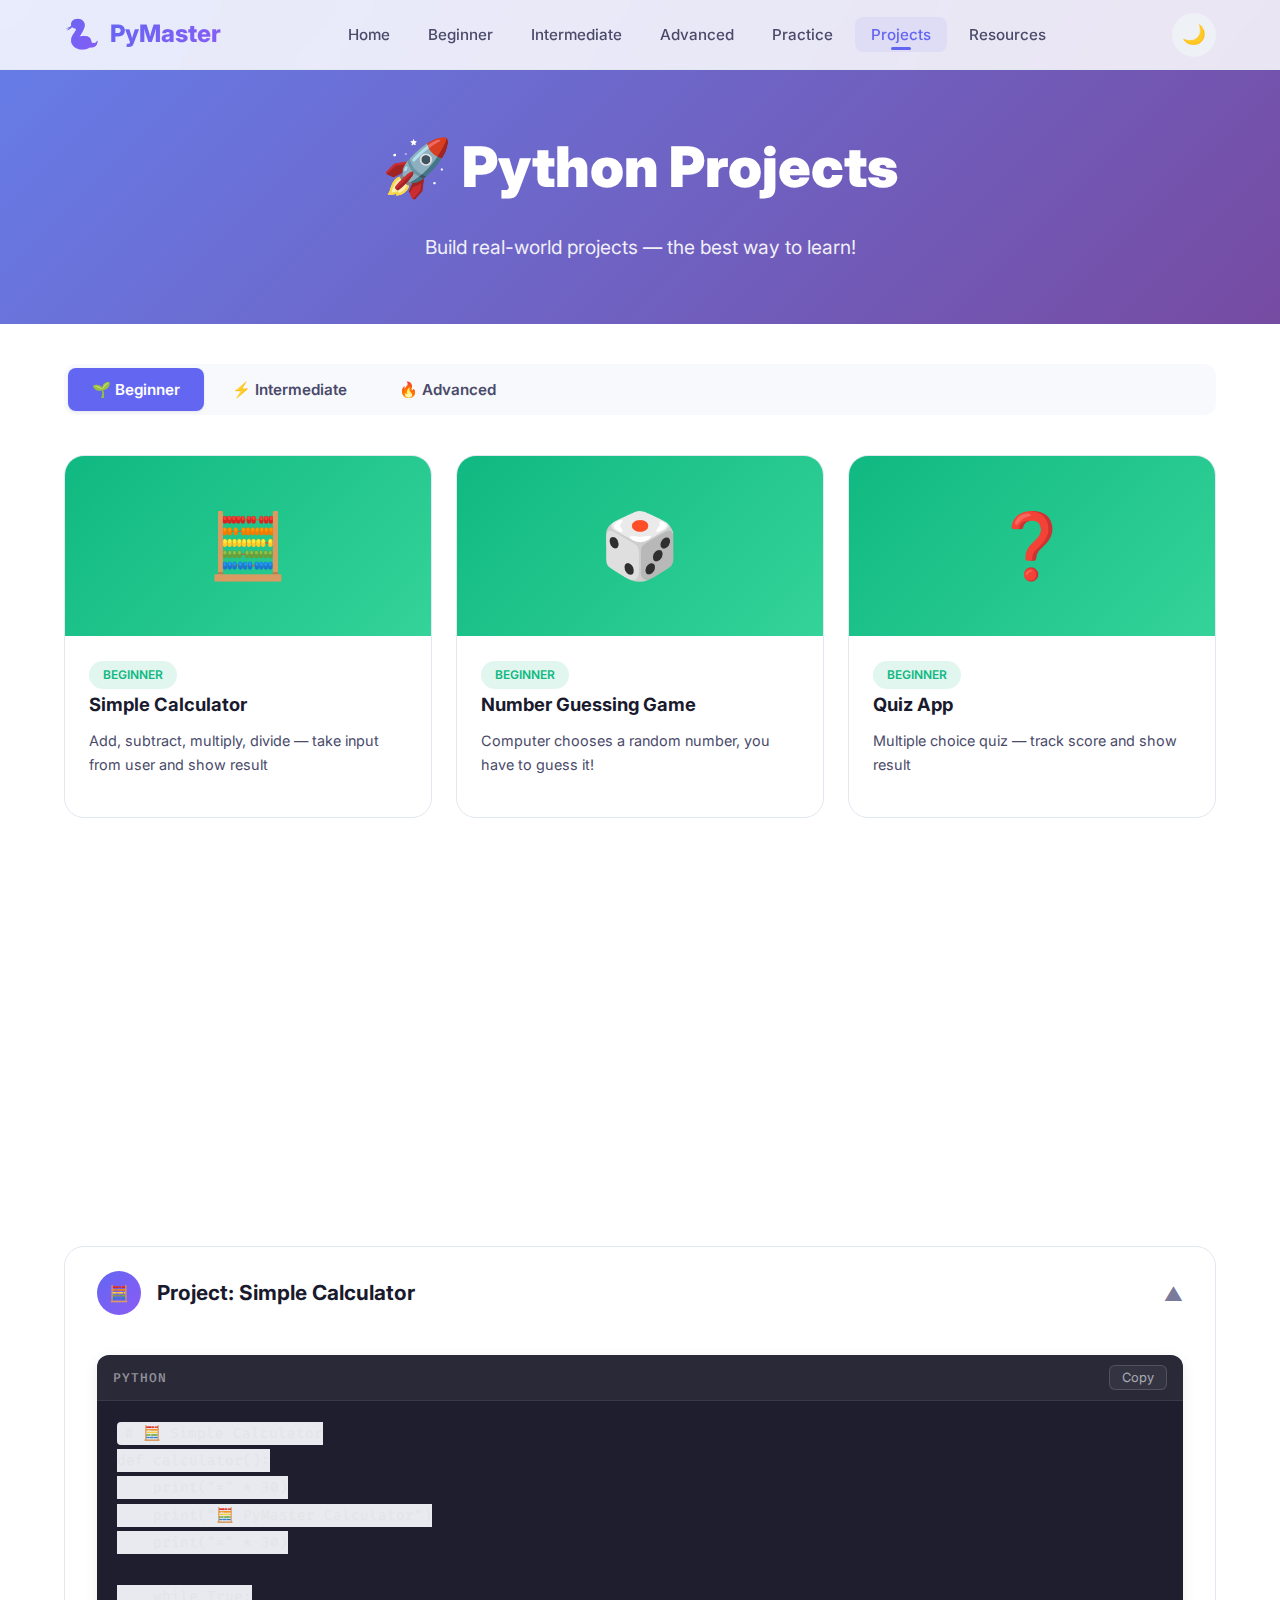
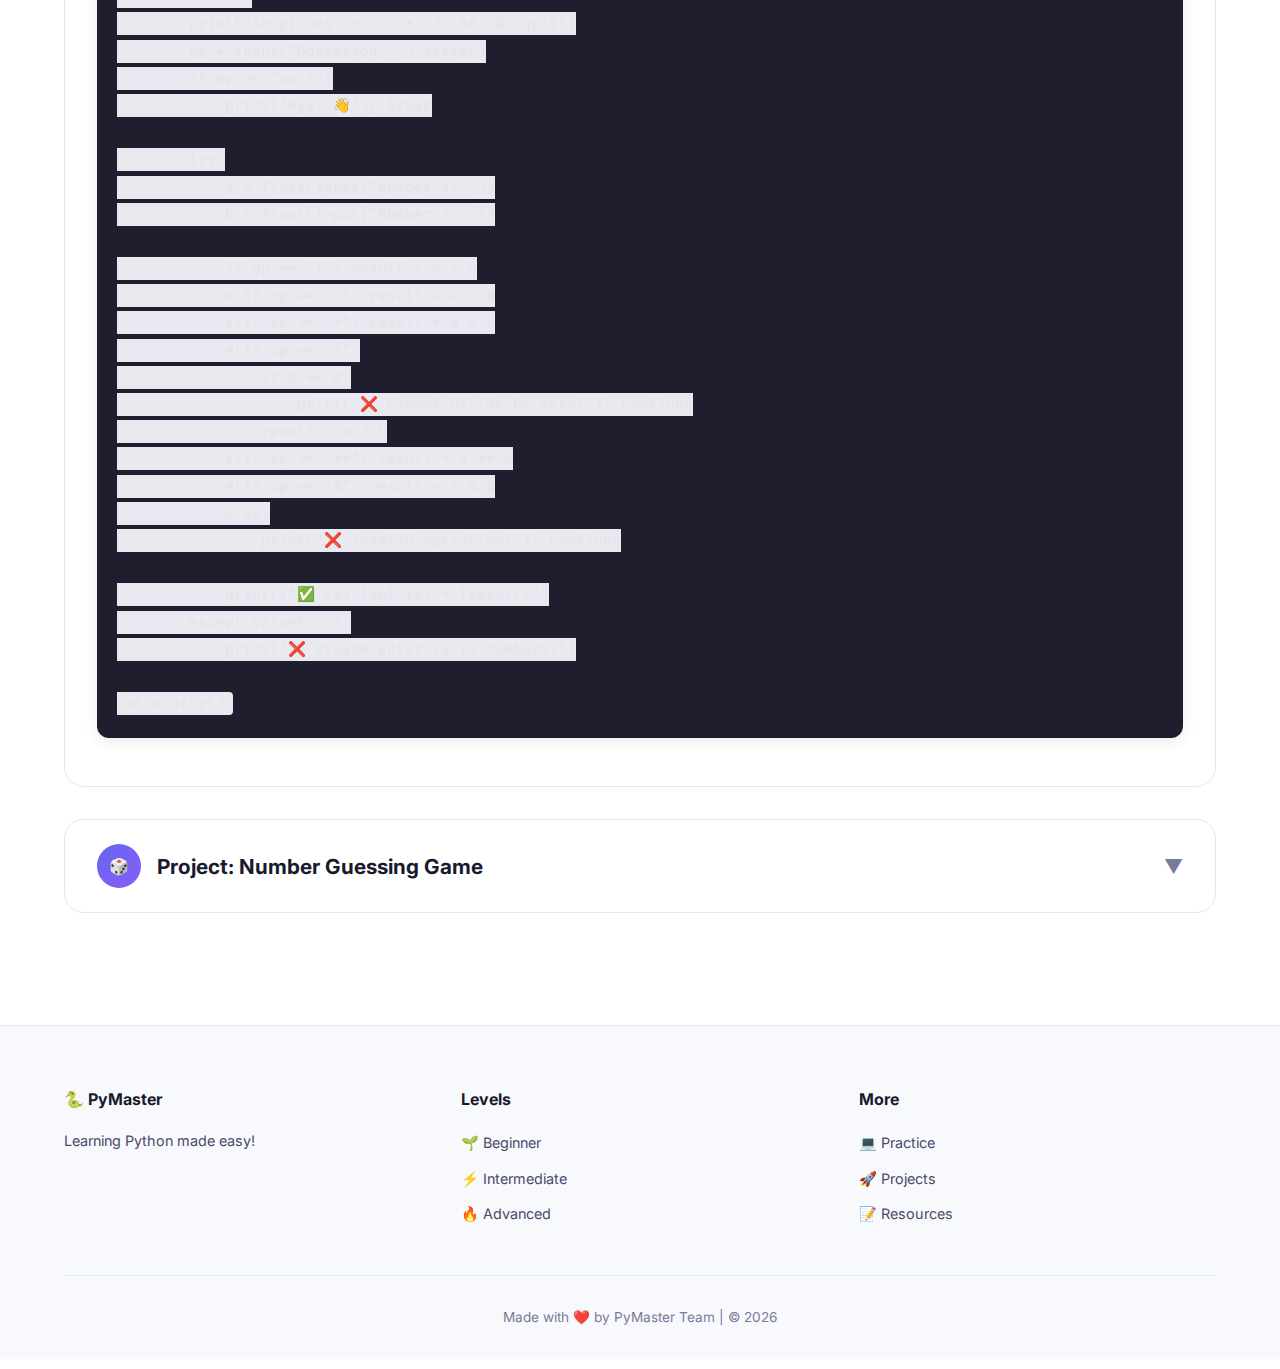
<file: projects.html>
<!DOCTYPE html>
<html lang="en" data-theme="light">

<head>
    <meta charset="UTF-8">
    <meta name="viewport" content="width=device-width, initial-scale=1.0">
    <meta name="description" content="PyMaster Projects - Build real Python projects from Calculator to ML apps.">
    <title>Projects - PyMaster 🚀</title>
    <link rel="stylesheet" href="css/style.css">
    <link rel="icon"
        href="data:image/svg+xml,<svg xmlns='http://www.w3.org/2000/svg' viewBox='0 0 100 100'><text y='.9em' font-size='90'>🐍</text></svg>">
</head>

<body>
    <nav class="navbar">
        <div class="container">
            <a href="index.html" class="nav-brand"><span class="logo-icon">🐍</span><span>PyMaster</span></a>
            <ul class="nav-links">
                <li><a href="index.html">Home</a></li>
                <li><a href="beginner.html">Beginner</a></li>
                <li><a href="intermediate.html">Intermediate</a></li>
                <li><a href="advanced.html">Advanced</a></li>
                <li><a href="practice.html">Practice</a></li>
                <li><a href="projects.html" class="active">Projects</a></li>
                <li><a href="resources.html">Resources</a></li>
            </ul>
            <button class="theme-toggle" onclick="toggleTheme()">🌙</button>
            <button class="mobile-toggle">☰</button>
        </div>
    </nav>

    <section class="page-hero">
        <h1>🚀 Python Projects</h1>
        <p>Build real-world projects — the best way to learn!</p>
    </section>

    <div class="container" style="padding-top:40px;padding-bottom:80px;">

        <!-- TABS -->
        <div class="tabs reveal">
            <button class="tab-btn active" data-tab="proj-beginner">🌱 Beginner</button>
            <button class="tab-btn" data-tab="proj-intermediate">⚡ Intermediate</button>
            <button class="tab-btn" data-tab="proj-advanced">🔥 Advanced</button>
        </div>

        <!-- BEGINNER PROJECTS -->
        <div id="proj-beginner" class="tab-content active">
            <div class="topic-grid">
                <div class="project-card reveal">
                    <div class="project-img beginner-bg">🧮</div>
                    <div class="project-body">
                        <span class="project-level beginner">Beginner</span>
                        <h3>Simple Calculator</h3>
                        <p>Add, subtract, multiply, divide — take input from user and show result</p>
                    </div>
                </div>
                <div class="project-card reveal">
                    <div class="project-img beginner-bg">🎲</div>
                    <div class="project-body">
                        <span class="project-level beginner">Beginner</span>
                        <h3>Number Guessing Game</h3>
                        <p>Computer chooses a random number, you have to guess it!</p>
                    </div>
                </div>
                <div class="project-card reveal">
                    <div class="project-img beginner-bg">❓</div>
                    <div class="project-body">
                        <span class="project-level beginner">Beginner</span>
                        <h3>Quiz App</h3>
                        <p>Multiple choice quiz — track score and show result</p>
                    </div>
                </div>
                <div class="project-card reveal">
                    <div class="project-img beginner-bg">🔐</div>
                    <div class="project-body">
                        <span class="project-level beginner">Beginner</span>
                        <h3>Password Generator</h3>
                        <p>Generate random strong passwords with custom length</p>
                    </div>
                </div>
            </div>

            <!-- Project Detail: Calculator -->
            <div class="lesson open" style="margin-top:40px;">
                <div class="lesson-header"><span class="lesson-num">🧮</span>
                    <h2>Project: Simple Calculator</h2><span class="toggle-icon">▼</span>
                </div>
                <div class="lesson-body">
                    <div class="code-block">
                        <div class="code-header"><span class="code-lang">Python</span><button
                                class="copy-btn">Copy</button></div>
                        <pre><code># 🧮 Simple Calculator
def calculator():
    print("=" * 30)
    print("🧮 PyMaster Calculator")
    print("=" * 30)

    while True:
        print("\nOptions: +  -  *  /  **  %  quit")
        op = input("Operation: ").strip()
        if op == "quit":
            print("Bye! 👋"); break

        try:
            a = float(input("Number 1: "))
            b = float(input("Number 2: "))

            if op == "+": result = a + b
            elif op == "-": result = a - b
            elif op == "*": result = a * b
            elif op == "/":
                if b == 0:
                    print("❌ Cannot divide by zero!"); continue
                result = a / b
            elif op == "**": result = a ** b
            elif op == "%": result = a % b
            else:
                print("❌ Invalid operation!"); continue

            print(f"✅ {a} {op} {b} = {result}")
        except ValueError:
            print("❌ Please enter valid numbers!")

calculator()</code></pre>
                    </div>
                </div>
            </div>

            <!-- Project Detail: Number Guessing -->
            <div class="lesson" style="margin-top:16px;">
                <div class="lesson-header"><span class="lesson-num">🎲</span>
                    <h2>Project: Number Guessing Game</h2><span class="toggle-icon">▼</span>
                </div>
                <div class="lesson-body">
                    <div class="code-block">
                        <div class="code-header"><span class="code-lang">Python</span><button
                                class="copy-btn">Copy</button></div>
                        <pre><code># 🎲 Number Guessing Game
import random

def guessing_game():
    secret = random.randint(1, 100)
    attempts = 0
    max_attempts = 10

    print("🎲 Number Guessing Game!")
    print(f"Guess between 1-100 (Max {max_attempts} tries)")
    print("-" * 30)

    while attempts < max_attempts:
        try:
            guess = int(input(f"Attempt {attempts+1}: "))
            attempts += 1

            if guess == secret:
                print(f"🎉 Correct! {secret} in {attempts} attempts!")
                return
            elif guess < secret:
                print("📈 Too low! Go higher!")
            else:
                print("📉 Too high! Go lower!")
        except ValueError:
            print("Enter a valid number!")

    print(f"😢 Game Over! Number was {secret}")

guessing_game()</code></pre>
                    </div>
                </div>
            </div>
        </div>

        <!-- INTERMEDIATE PROJECTS -->
        <div id="proj-intermediate" class="tab-content">
            <div class="topic-grid">
                <div class="project-card">
                    <div class="project-img intermediate-bg">📝</div>
                    <div class="project-body">
                        <span class="project-level intermediate">Intermediate</span>
                        <h3>To-Do App</h3>
                        <p>Add, delete, complete tasks — save to file</p>
                    </div>
                </div>
                <div class="project-card">
                    <div class="project-img intermediate-bg">📁</div>
                    <div class="project-body">
                        <span class="project-level intermediate">Intermediate</span>
                        <h3>File Organizer</h3>
                        <p>Automatically organize files into folders by type</p>
                    </div>
                </div>
                <div class="project-card">
                    <div class="project-img intermediate-bg">📇</div>
                    <div class="project-body">
                        <span class="project-level intermediate">Intermediate</span>
                        <h3>Contact Book</h3>
                        <p>Add, search, update, delete contacts — save/load from JSON</p>
                    </div>
                </div>
            </div>

            <div class="lesson" style="margin-top:40px;">
                <div class="lesson-header"><span class="lesson-num">📝</span>
                    <h2>Project: To-Do App</h2><span class="toggle-icon">▼</span>
                </div>
                <div class="lesson-body">
                    <div class="code-block">
                        <div class="code-header"><span class="code-lang">Python</span><button
                                class="copy-btn">Copy</button></div>
                        <pre><code># 📝 To-Do App with File Storage
import json, os

FILE = "todos.json"

def load_todos():
    if os.path.exists(FILE):
        with open(FILE) as f: return json.load(f)
    return []

def save_todos(todos):
    with open(FILE, "w") as f: json.dump(todos, f, indent=2)

def show_todos(todos):
    if not todos:
        print("📭 No tasks yet!"); return
    print("\n📋 Your Tasks:")
    for i, t in enumerate(todos, 1):
        status = "✅" if t["done"] else "⬜"
        print(f"  {i}. {status} {t['task']}")

def main():
    todos = load_todos()
    while True:
        print("\n--- To-Do Menu ---")
        print("1. View  2. Add  3. Complete  4. Delete  5. Quit")
        ch = input("Choose: ")

        if ch == "1": show_todos(todos)
        elif ch == "2":
            task = input("New task: ")
            todos.append({"task": task, "done": False})
            save_todos(todos)
            print(f"✅ Added: {task}")
        elif ch == "3":
            show_todos(todos)
            idx = int(input("Complete #: ")) - 1
            if 0 <= idx < len(todos):
                todos[idx]["done"] = True
                save_todos(todos); print("Done! ✅")
        elif ch == "4":
            show_todos(todos)
            idx = int(input("Delete #: ")) - 1
            if 0 <= idx < len(todos):
                removed = todos.pop(idx)
                save_todos(todos)
                print(f"🗑️ Deleted: {removed['task']}")
        elif ch == "5": print("Bye! 👋"); break

main()</code></pre>
                    </div>
                </div>
            </div>

            <div class="lesson" style="margin-top:16px;">
                <div class="lesson-header"><span class="lesson-num">📁</span>
                    <h2>Project: File Organizer</h2><span class="toggle-icon">▼</span>
                </div>
                <div class="lesson-body">
                    <div class="code-block">
                        <div class="code-header"><span class="code-lang">Python</span><button
                                class="copy-btn">Copy</button></div>
                        <pre><code># 📁 Automatic File Organizer
import os, shutil

def organize_folder(folder_path):
    file_types = {
        "Images": [".jpg",".jpeg",".png",".gif",".svg",".webp"],
        "Documents": [".pdf",".doc",".docx",".txt",".xlsx",".pptx"],
        "Videos": [".mp4",".mkv",".avi",".mov"],
        "Music": [".mp3",".wav",".flac",".aac"],
        "Code": [".py",".js",".html",".css",".java",".cpp"],
        "Archives": [".zip",".rar",".7z",".tar"],
    }

    for filename in os.listdir(folder_path):
        filepath = os.path.join(folder_path, filename)
        if os.path.isdir(filepath): continue

        ext = os.path.splitext(filename)[1].lower()
        dest_folder = "Others"

        for category, extensions in file_types.items():
            if ext in extensions:
                dest_folder = category; break

        dest_path = os.path.join(folder_path, dest_folder)
        os.makedirs(dest_path, exist_ok=True)
        shutil.move(filepath, os.path.join(dest_path, filename))
        print(f"📦 {filename} → {dest_folder}/")

    print("✅ All files organized!")

# Usage: organize_folder("C:/Users/you/Downloads")</code></pre>
                    </div>
                </div>
            </div>
        </div>

        <!-- ADVANCED PROJECTS -->
        <div id="proj-advanced" class="tab-content">
            <div class="topic-grid">
                <div class="project-card">
                    <div class="project-img advanced-bg">🌐</div>
                    <div class="project-body">
                        <span class="project-level advanced">Advanced</span>
                        <h3>Web App with Flask</h3>
                        <p>Build a simple web application with Flask</p>
                    </div>
                </div>
                <div class="project-card">
                    <div class="project-img advanced-bg">🤖</div>
                    <div class="project-body">
                        <span class="project-level advanced">Advanced</span>
                        <h3>ML Prediction App</h3>
                        <p>Train Machine Learning model and make predictions</p>
                    </div>
                </div>
                <div class="project-card">
                    <div class="project-img advanced-bg">🕷️</div>
                    <div class="project-body">
                        <span class="project-level advanced">Advanced</span>
                        <h3>Web Scraper</h3>
                        <p>Automatically extract data from websites</p>
                    </div>
                </div>
            </div>

            <div class="lesson" style="margin-top:40px;">
                <div class="lesson-header"><span class="lesson-num">🌐</span>
                    <h2>Project: Flask Web App</h2><span class="toggle-icon">▼</span>
                </div>
                <div class="lesson-body">
                    <div class="code-block">
                        <div class="code-header"><span class="code-lang">Python</span><button
                                class="copy-btn">Copy</button></div>
                        <pre><code># 🌐 Simple Flask Web App
# pip install flask
from flask import Flask, render_template_string

app = Flask(__name__)

HTML = """
&lt;!DOCTYPE html&gt;
&lt;html&gt;
&lt;head&gt;&lt;title&gt;PyMaster App&lt;/title&gt;
&lt;style&gt;
  body { font-family: sans-serif; text-align: center;
         padding: 50px; background: #1a1a2e; color: white; }
  h1 { font-size: 3rem; }
  .btn { padding: 12px 24px; background: #6366f1; color: white;
         border: none; border-radius: 8px; font-size: 1rem;
         cursor: pointer; text-decoration: none; }
&lt;/style&gt;
&lt;/head&gt;
&lt;body&gt;
  &lt;h1&gt;🐍 PyMaster Flask App&lt;/h1&gt;
  &lt;p&gt;Welcome! This is built with Python Flask.&lt;/p&gt;
  &lt;a href="/about" class="btn"&gt;About&lt;/a&gt;
&lt;/body&gt;
&lt;/html&gt;
"""

@app.route("/")
def home():
    return render_template_string(HTML)

@app.route("/about")
def about():
    return "&lt;h1&gt;About PyMaster&lt;/h1&gt;&lt;p&gt;A Python learning platform!&lt;/p&gt;"

if __name__ == "__main__":
    app.run(debug=True)</code></pre>
                    </div>
                    <div class="info-box tip"><span class="icon">🚀</span>
                        <div>Run it: <code>python app.py</code> → Open <code>http://localhost:5000</code></div>
                    </div>
                </div>
            </div>
        </div>
    </div>

    <footer class="footer">
        <div class="container">
            <div class="footer-grid">
                <div class="footer-col">
                    <h4>🐍 PyMaster</h4>
                    <p style="color:var(--text-secondary);font-size:0.9rem;">Learning Python made easy!</p>
                </div>
                <div class="footer-col">
                    <h4>Levels</h4>
                    <ul>
                        <li><a href="beginner.html">🌱 Beginner</a></li>
                        <li><a href="intermediate.html">⚡ Intermediate</a></li>
                        <li><a href="advanced.html">🔥 Advanced</a></li>
                    </ul>
                </div>
                <div class="footer-col">
                    <h4>More</h4>
                    <ul>
                        <li><a href="practice.html">💻 Practice</a></li>
                        <li><a href="projects.html">🚀 Projects</a></li>
                        <li><a href="resources.html">📝 Resources</a></li>
                    </ul>
                </div>
            </div>
            <div class="footer-bottom">
                <p>Made with ❤️ by PyMaster Team | © 2026</p>
            </div>
        </div>
    </footer>
    <script src="js/app.js"></script>
</body>

</html>
</file>
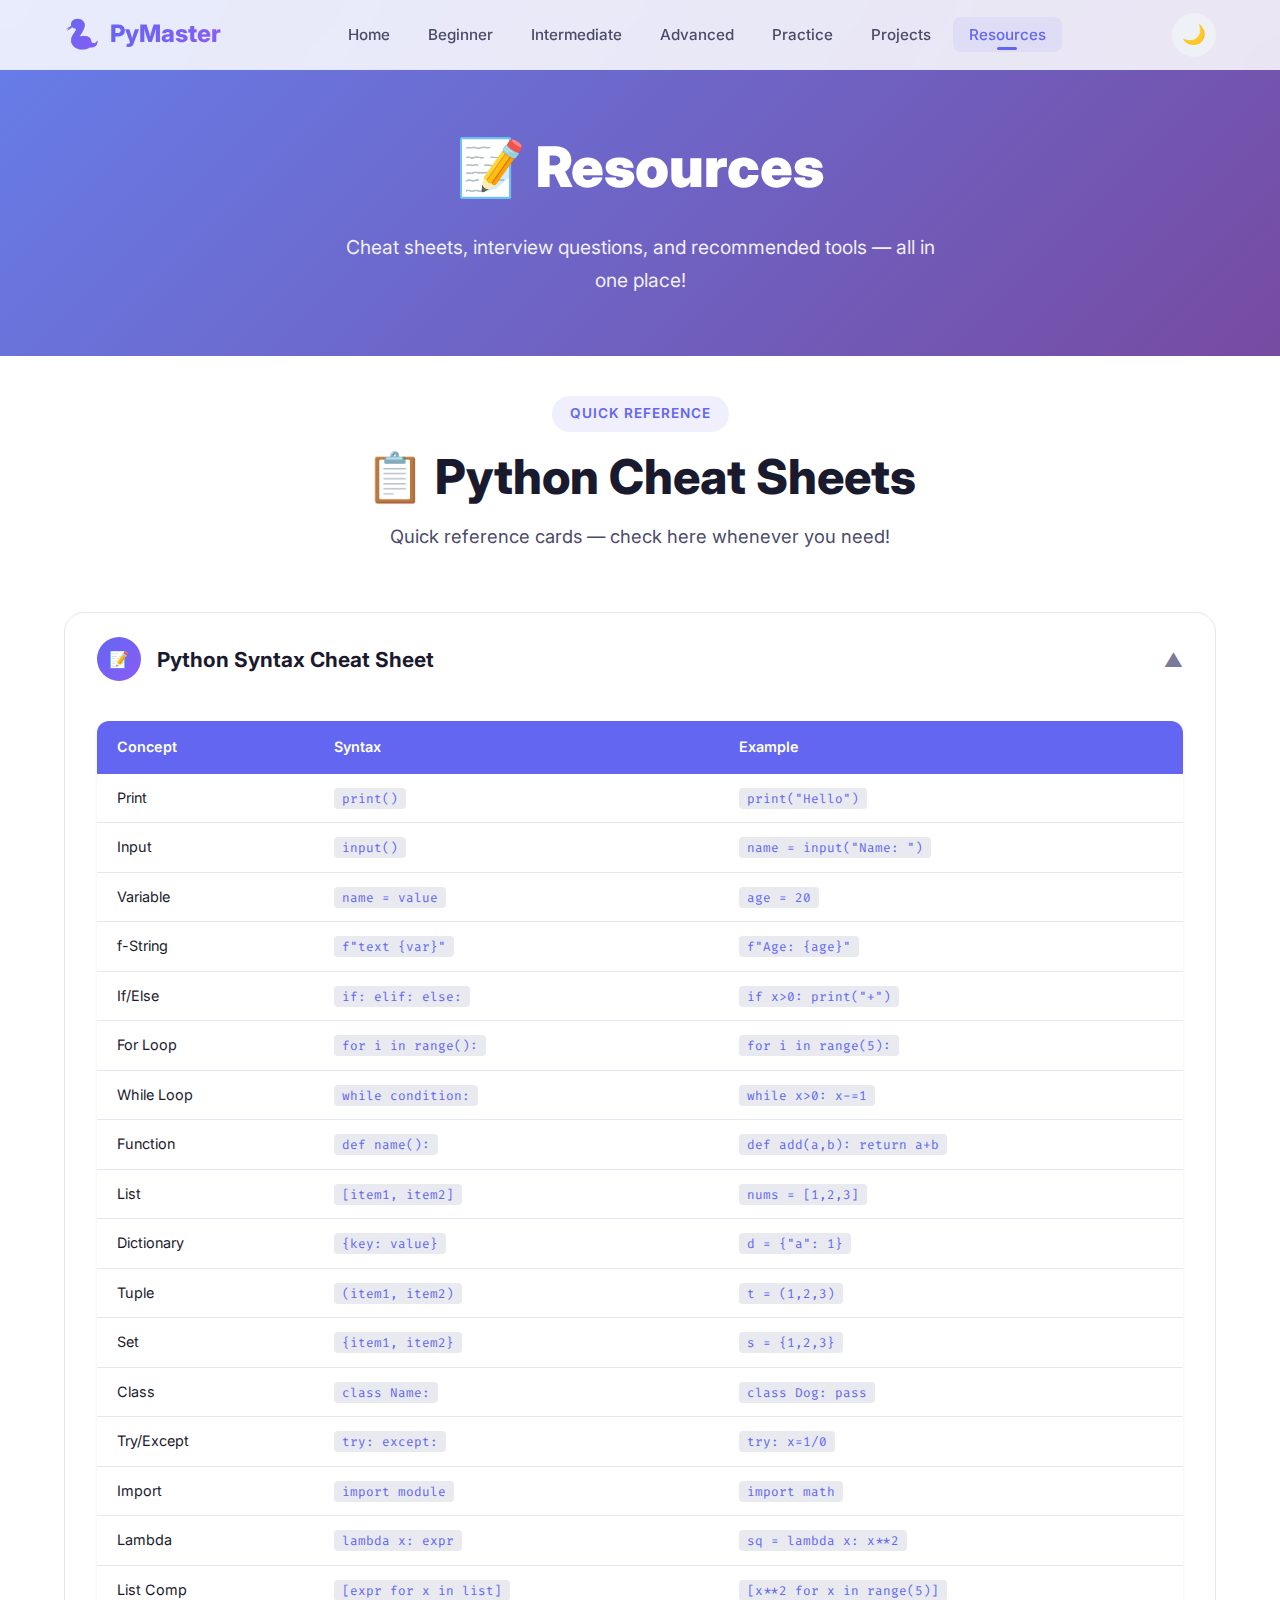
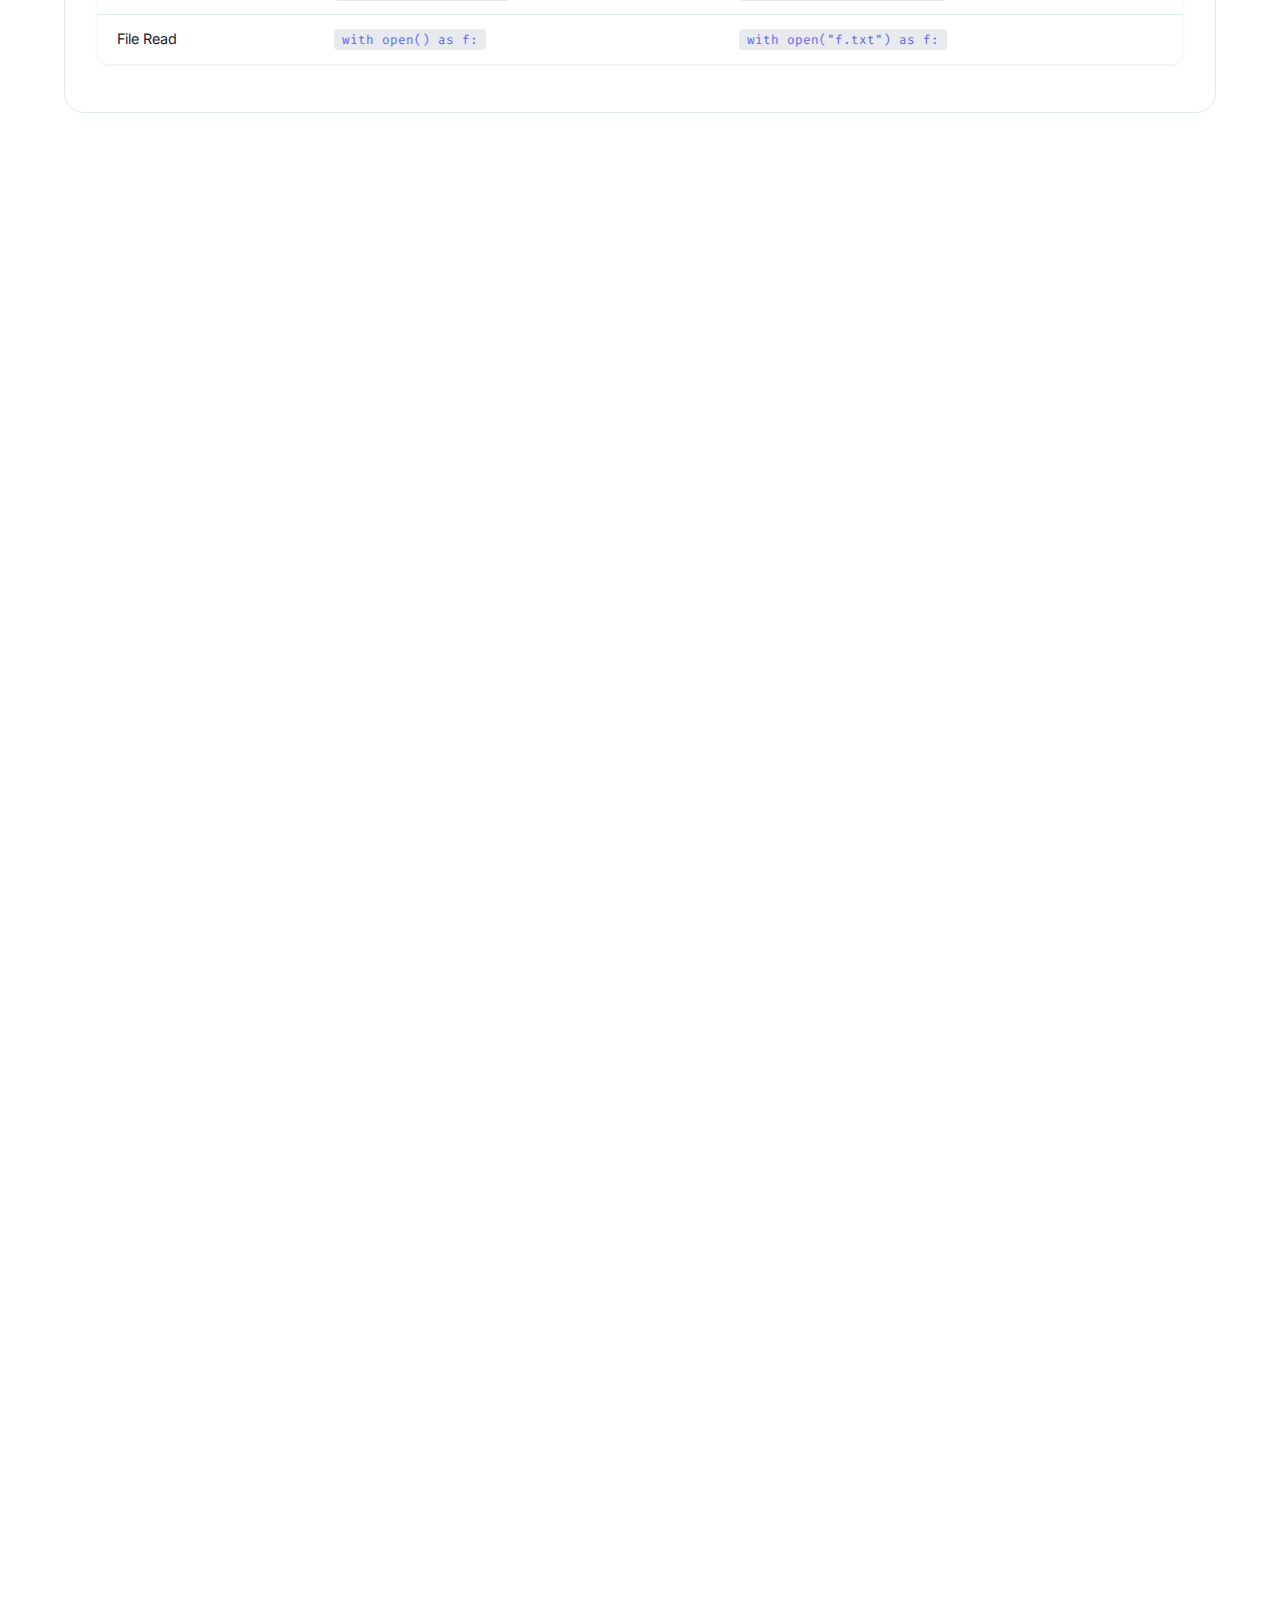
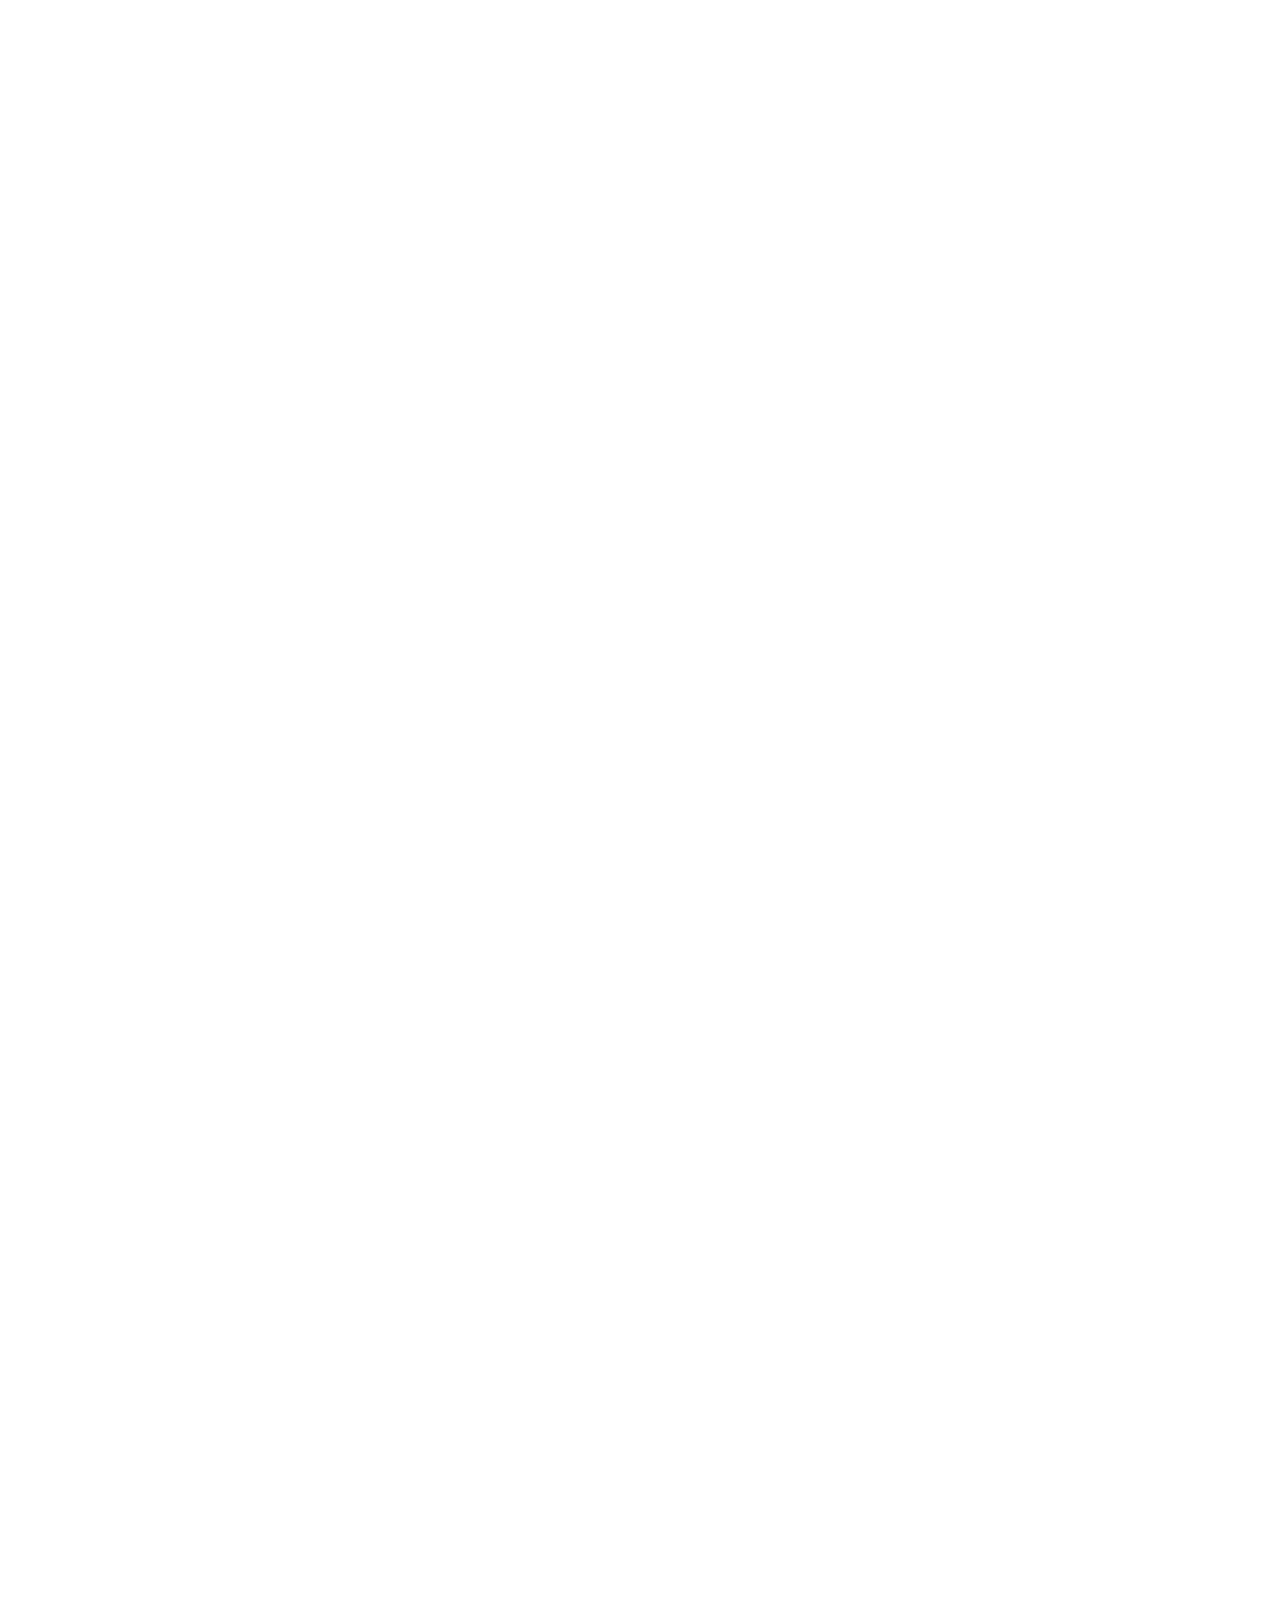
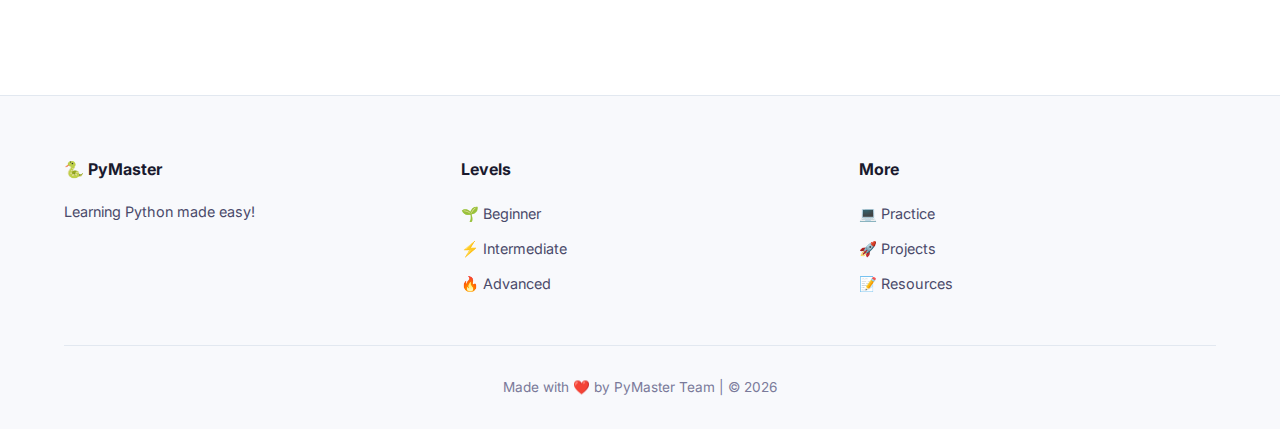
<file: resources.html>
<!DOCTYPE html>
<html lang="en" data-theme="light">

<head>
    <meta charset="UTF-8">
    <meta name="viewport" content="width=device-width, initial-scale=1.0">
    <meta name="description"
        content="PyMaster Resources - Python cheat sheets, interview questions, recommended books and tools.">
    <title>Resources - PyMaster 📝</title>
    <link rel="stylesheet" href="css/style.css">
    <link rel="icon"
        href="data:image/svg+xml,<svg xmlns='http://www.w3.org/2000/svg' viewBox='0 0 100 100'><text y='.9em' font-size='90'>🐍</text></svg>">
</head>

<body>
    <nav class="navbar">
        <div class="container">
            <a href="index.html" class="nav-brand"><span class="logo-icon">🐍</span><span>PyMaster</span></a>
            <ul class="nav-links">
                <li><a href="index.html">Home</a></li>
                <li><a href="beginner.html">Beginner</a></li>
                <li><a href="intermediate.html">Intermediate</a></li>
                <li><a href="advanced.html">Advanced</a></li>
                <li><a href="practice.html">Practice</a></li>
                <li><a href="projects.html">Projects</a></li>
                <li><a href="resources.html" class="active">Resources</a></li>
            </ul>
            <button class="theme-toggle" onclick="toggleTheme()">🌙</button>
            <button class="mobile-toggle">☰</button>
        </div>
    </nav>

    <section class="page-hero">
        <h1>📝 Resources</h1>
        <p>Cheat sheets, interview questions, and recommended tools — all in one place!</p>
    </section>

    <div class="container" style="padding-top:40px;padding-bottom:80px;">

        <!-- CHEAT SHEETS -->
        <div class="section-header reveal" id="cheatsheets">
            <span class="badge">Quick Reference</span>
            <h2>📋 Python Cheat Sheets</h2>
            <p>Quick reference cards — check here whenever you need!</p>
        </div>

        <!-- Syntax Cheat Sheet -->
        <div class="lesson open reveal">
            <div class="lesson-header"><span class="lesson-num">📝</span>
                <h2>Python Syntax Cheat Sheet</h2><span class="toggle-icon">▼</span>
            </div>
            <div class="lesson-body">
                <table class="styled-table">
                    <thead>
                        <tr>
                            <th>Concept</th>
                            <th>Syntax</th>
                            <th>Example</th>
                        </tr>
                    </thead>
                    <tbody>
                        <tr>
                            <td>Print</td>
                            <td><code>print()</code></td>
                            <td><code>print("Hello")</code></td>
                        </tr>
                        <tr>
                            <td>Input</td>
                            <td><code>input()</code></td>
                            <td><code>name = input("Name: ")</code></td>
                        </tr>
                        <tr>
                            <td>Variable</td>
                            <td><code>name = value</code></td>
                            <td><code>age = 20</code></td>
                        </tr>
                        <tr>
                            <td>f-String</td>
                            <td><code>f"text {var}"</code></td>
                            <td><code>f"Age: {age}"</code></td>
                        </tr>
                        <tr>
                            <td>If/Else</td>
                            <td><code>if: elif: else:</code></td>
                            <td><code>if x>0: print("+")</code></td>
                        </tr>
                        <tr>
                            <td>For Loop</td>
                            <td><code>for i in range():</code></td>
                            <td><code>for i in range(5):</code></td>
                        </tr>
                        <tr>
                            <td>While Loop</td>
                            <td><code>while condition:</code></td>
                            <td><code>while x>0: x-=1</code></td>
                        </tr>
                        <tr>
                            <td>Function</td>
                            <td><code>def name():</code></td>
                            <td><code>def add(a,b): return a+b</code></td>
                        </tr>
                        <tr>
                            <td>List</td>
                            <td><code>[item1, item2]</code></td>
                            <td><code>nums = [1,2,3]</code></td>
                        </tr>
                        <tr>
                            <td>Dictionary</td>
                            <td><code>{key: value}</code></td>
                            <td><code>d = {"a": 1}</code></td>
                        </tr>
                        <tr>
                            <td>Tuple</td>
                            <td><code>(item1, item2)</code></td>
                            <td><code>t = (1,2,3)</code></td>
                        </tr>
                        <tr>
                            <td>Set</td>
                            <td><code>{item1, item2}</code></td>
                            <td><code>s = {1,2,3}</code></td>
                        </tr>
                        <tr>
                            <td>Class</td>
                            <td><code>class Name:</code></td>
                            <td><code>class Dog: pass</code></td>
                        </tr>
                        <tr>
                            <td>Try/Except</td>
                            <td><code>try: except:</code></td>
                            <td><code>try: x=1/0</code></td>
                        </tr>
                        <tr>
                            <td>Import</td>
                            <td><code>import module</code></td>
                            <td><code>import math</code></td>
                        </tr>
                        <tr>
                            <td>Lambda</td>
                            <td><code>lambda x: expr</code></td>
                            <td><code>sq = lambda x: x**2</code></td>
                        </tr>
                        <tr>
                            <td>List Comp</td>
                            <td><code>[expr for x in list]</code></td>
                            <td><code>[x**2 for x in range(5)]</code></td>
                        </tr>
                        <tr>
                            <td>File Read</td>
                            <td><code>with open() as f:</code></td>
                            <td><code>with open("f.txt") as f:</code></td>
                        </tr>
                    </tbody>
                </table>
            </div>
        </div>

        <!-- Data Structures Cheat Sheet -->
        <div class="lesson reveal">
            <div class="lesson-header"><span class="lesson-num">📊</span>
                <h2>Data Structures Cheat Sheet</h2><span class="toggle-icon">▼</span>
            </div>
            <div class="lesson-body">
                <h3>📋 List Methods</h3>
                <div class="code-block">
                    <div class="code-header"><span class="code-lang">Python</span><button class="copy-btn">Copy</button>
                    </div>
                    <pre><code>lst = [3, 1, 4, 1, 5]
lst.append(9)         # Add at end → [3,1,4,1,5,9]
lst.insert(0, 2)      # Insert at index → [2,3,1,4,1,5,9]
lst.remove(1)         # Remove first 1 → [2,3,4,1,5,9]
lst.pop()             # Remove last → [2,3,4,1,5]
lst.pop(0)            # Remove at index → [3,4,1,5]
lst.sort()            # Sort → [1,3,4,5]
lst.reverse()         # Reverse → [5,4,3,1]
lst.index(3)          # Find index → 2
lst.count(1)          # Count → 1
len(lst)              # Length → 4
lst.copy()            # Shallow copy
lst.clear()           # Empty list</code></pre>
                </div>

                <h3>📖 Dictionary Methods</h3>
                <div class="code-block">
                    <div class="code-header"><span class="code-lang">Python</span><button class="copy-btn">Copy</button>
                    </div>
                    <pre><code>d = {"a": 1, "b": 2, "c": 3}
d["d"] = 4              # Add/Update
d.get("x", 0)           # Get with default → 0
d.keys()                # All keys
d.values()              # All values
d.items()               # Key-value pairs
d.pop("a")              # Remove key → 1
d.update({"e": 5})      # Merge dict
"b" in d                # Check key → True
del d["c"]              # Delete key</code></pre>
                </div>

                <h3>🔤 String Methods</h3>
                <div class="code-block">
                    <div class="code-header"><span class="code-lang">Python</span><button class="copy-btn">Copy</button>
                    </div>
                    <pre><code>s = "Hello World"
s.upper()           # "HELLO WORLD"
s.lower()           # "hello world"
s.title()           # "Hello World"
s.strip()           # Remove spaces
s.split()           # ["Hello", "World"]
s.replace("o", "0") # "Hell0 W0rld"
s.startswith("He")  # True
s.endswith("ld")    # True
s.find("World")     # 6
s.count("l")        # 3
s.isdigit()         # False
s.isalpha()         # False (space)
"-".join(["A","B"]) # "A-B"
s[::-1]             # "dlroW olleH"</code></pre>
                </div>
            </div>
        </div>

        <!-- INTERVIEW QUESTIONS -->
        <div class="section-header reveal" style="margin-top:60px;" id="interview">
            <span class="badge">Career</span>
            <h2>❓ Top 25 Python Interview Questions</h2>
            <p>Important interview questions with answers!</p>
        </div>

        <div class="practice-box reveal" style="border-color:var(--accent-secondary);">
            <div class="practice-question">
                <p><span class="q-num">Q1.</span> Python mein List aur Tuple mein kya difference hai?</p>
                <div class="practice-answer">
                    <p><strong>List:</strong> Mutable (can change), created with <code>[]</code>.
                        <strong>Tuple:</strong> Immutable (cannot change), created with <code>()</code>. Tuple is
                        faster and can be a dictionary key.
                    </p>
                </div>
            </div>
            <div class="practice-question">
                <p><span class="q-num">Q2.</span> Python mein <code>==</code> aur <code>is</code> mein kya fark hai?</p>
                <div class="practice-answer">
                    <p><code>==</code> compares <strong>value</strong>, <code>is</code> compares <strong>identity
                            (memory location)</strong>. <code>a = [1,2]; b = [1,2]</code> →
                        <code>a == b</code> is True, <code>a is b</code> is False.
                    </p>
                </div>
            </div>
            <div class="practice-question">
                <p><span class="q-num">Q3.</span> <code>*args</code> aur <code>**kwargs</code> kya hain?</p>
                <div class="practice-answer">
                    <p><code>*args</code> = Multiple positional arguments (received as tuple). <code>**kwargs</code>
                        = Multiple keyword arguments (received as dictionary).</p>
                </div>
            </div>
            <div class="practice-question">
                <p><span class="q-num">Q4.</span> Python mein Decorator kya hota hai?</p>
                <div class="practice-answer">
                    <p>A Decorator is a function that modifies another function without changing its code.
                        Used with <code>@decorator_name</code> syntax. Example: logging, timing, authentication.
                    </p>
                </div>
            </div>
            <div class="practice-question">
                <p><span class="q-num">Q5.</span> Python mein GIL (Global Interpreter Lock) kya hai?</p>
                <div class="practice-answer">
                    <p>GIL is a mutex that allows only one thread to execute Python bytecode at a time in CPython.
                        So for truly parallel CPU-bound tasks, multiprocessing is used.</p>
                </div>
            </div>
            <div class="practice-question">
                <p><span class="q-num">Q6.</span> List Comprehension kya hai?</p>
                <div class="practice-answer">
                    <p>Short way to create lists: <code>[expression for item in iterable if condition]</code>. Example:
                        <code>[x**2 for x in range(10) if x%2==0]</code> = squares of even numbers.
                    </p>
                </div>
            </div>
            <div class="practice-question">
                <p><span class="q-num">Q7.</span> Python mein shallow copy aur deep copy mein kya fark hai?</p>
                <div class="practice-answer">
                    <p><strong>Shallow copy:</strong> Creates new object but shares nested objects.
                        <strong>Deep copy:</strong> Creates completely independent copy.
                        <code>import copy; copy.deepcopy(obj)</code>
                    </p>
                </div>
            </div>
            <div class="practice-question">
                <p><span class="q-num">Q8.</span> <code>self</code> kya hai Python classes mein?</p>
                <div class="practice-answer">
                    <p><code>self</code> is a reference to the current object. It is the first parameter of every
                        method.
                        We use it to access object attributes and methods.</p>
                </div>
            </div>
            <div class="practice-question">
                <p><span class="q-num">Q9.</span> Python mein Generator kya hai?</p>
                <div class="practice-answer">
                    <p>A Generator is a function that uses <code>yield</code> keyword (instead of return). It performs
                        lazy
                        evaluation — values are generated one by one, not loaded in memory all at once.</p>
                </div>
            </div>
            <div class="practice-question">
                <p><span class="q-num">Q10.</span> Python mein <code>__init__</code> method kya karta hai?</p>
                <div class="practice-answer">
                    <p><code>__init__</code> is a constructor — called automatically when an object is created.
                        Used to set initial attributes of the object.</p>
                </div>
            </div>
            <div class="practice-question">
                <p><span class="q-num">Q11.</span> Python mein mutable aur immutable types kya hain?</p>
                <div class="practice-answer">
                    <p><strong>Mutable:</strong> list, dict, set (can change). <strong>Immutable:</strong> int,
                        float, str, tuple, frozenset (cannot change).</p>
                </div>
            </div>
            <div class="practice-question">
                <p><span class="q-num">Q12.</span> <code>map()</code>, <code>filter()</code>, <code>reduce()</code> kya
                    hain?</p>
                <div class="practice-answer">
                    <p><code>map(fn, list)</code> = apply function to every element. <code>filter(fn, list)</code> =
                        filter elements matching condition. <code>reduce(fn, list)</code> = combine all elements
                        into single value.</p>
                </div>
            </div>
            <div class="practice-question">
                <p><span class="q-num">Q13.</span> Python mein <code>with</code> statement kya hai?</p>
                <div class="practice-answer">
                    <p><code>with</code> is a context manager — automatically cleans up resources (files, connections).
                        <code>with open("file") as f:</code> — file closes automatically.
                    </p>
                </div>
            </div>
            <div class="practice-question">
                <p><span class="q-num">Q14.</span> <code>__name__ == "__main__"</code> ka matlab kya hai?</p>
                <div class="practice-answer">
                    <p>Checks if file is run directly or imported. If run directly,
                        <code>__name__</code> = <code>"__main__"</code>. If imported, it has module name.
                    </p>
                </div>
            </div>
            <div class="practice-question">
                <p><span class="q-num">Q15.</span> Python mein exception handling kaise karte hain?</p>
                <div class="practice-answer">
                    <p><code>try</code> = code that might error. <code>except</code> = handle error.
                        <code>else</code> = run if no error. <code>finally</code> = always run (cleanup).
                        <code>raise</code> = throw your own error.
                    </p>
                </div>
            </div>
            <div class="practice-question">
                <p><span class="q-num">Q16.</span> <code>pass</code>, <code>continue</code>, <code>break</code> mein kya
                    fark hai?</p>
                <div class="practice-answer">
                    <p><code>pass</code> = do nothing (placeholder). <code>continue</code> = skip current iteration,
                        go to next. <code>break</code> = exit the loop completely.</p>
                </div>
            </div>
            <div class="practice-question">
                <p><span class="q-num">Q17.</span> Python mein inheritance kya hai?</p>
                <div class="practice-answer">
                    <p>Child class inherits properties and methods of parent class.
                        <code>class Dog(Animal):</code> — Dog gets all methods of Animal. Best way for code reuse.
                    </p>
                </div>
            </div>
            <div class="practice-question">
                <p><span class="q-num">Q18.</span> <code>staticmethod</code> aur <code>classmethod</code> mein kya fark
                    hai?</p>
                <div class="practice-answer">
                    <p><code>@staticmethod</code> — independent of class/instance, no self/cls parameter.
                        <code>@classmethod</code> — takes cls parameter, can modify class state.
                    </p>
                </div>
            </div>
            <div class="practice-question">
                <p><span class="q-num">Q19.</span> Python mein virtual environment kya hota hai?</p>
                <div class="practice-answer">
                    <p>Isolated Python environment — each project has its own packages.
                        Created using <code>python -m venv myenv</code>. Avoids dependency conflicts.</p>
                </div>
            </div>
            <div class="practice-question">
                <p><span class="q-num">Q20.</span> <code>pip</code> kya hai?</p>
                <div class="practice-answer">
                    <p><code>pip</code> = Python package manager. Use <code>pip install package_name</code> to install
                        packages. Use <code>pip freeze > requirements.txt</code> to save dependencies.
                    </p>
                </div>
            </div>
            <div class="practice-question">
                <p><span class="q-num">Q21.</span> Python 2 vs Python 3 main differences?</p>
                <div class="practice-answer">
                    <p>Print: <code>print "hi"</code> (Py2) vs <code>print("hi")</code> (Py3). Division:
                        <code>5/2=2</code> (Py2) vs <code>5/2=2.5</code> (Py3). Python 2 officially dead since 2020,
                        always use Python 3.
                    </p>
                </div>
            </div>
            <div class="practice-question">
                <p><span class="q-num">Q22.</span> <code>zip()</code> function kya karta hai?</p>
                <div class="practice-answer">
                    <p>Combines multiple iterables in parallel. <code>zip([1,2,3], ['a','b','c'])</code> →
                        <code>[(1,'a'), (2,'b'), (3,'c')]</code>
                    </p>
                </div>
            </div>
            <div class="practice-question">
                <p><span class="q-num">Q23.</span> Python mein <code>enumerate()</code> kya hai?</p>
                <div class="practice-answer">
                    <p>Provides both index and value in a loop. <code>for i, val in enumerate(["a","b","c"]):</code> →
                        i=0,val="a" etc.</p>
                </div>
            </div>
            <div class="practice-question">
                <p><span class="q-num">Q24.</span> Abstract class kya hoti hai?</p>
                <div class="practice-answer">
                    <p>Cannot create object of abstract class. <code>from abc import ABC, abstractmethod</code>. Child
                        class must implement abstract methods. Acts like a blueprint/contract.</p>
                </div>
            </div>
            <div class="practice-question">
                <p><span class="q-num">Q25.</span> Python mein memory management kaise hoti hai?</p>
                <div class="practice-answer">
                    <p>Python uses automatic <strong>garbage collection</strong> (reference counting + cyclic
                        garbage collector). When there are no references to an object, memory is freed.</p>
                </div>
            </div>
        </div>

        <!-- RECOMMENDED RESOURCES -->
        <div class="section-header reveal" style="margin-top:60px;" id="books">
            <span class="badge">Learn More</span>
            <h2>📚 Recommended Resources</h2>
        </div>

        <div class="features-grid reveal">
            <div class="resource-card">
                <div class="res-icon">📘</div>
                <h3>Books</h3>
                <ul style="list-style:none;color:var(--text-secondary);font-size:0.9rem;">
                    <li>📖 Automate the Boring Stuff with Python</li>
                    <li>📖 Python Crash Course (Eric Matthes)</li>
                    <li>📖 Fluent Python (Luciano Ramalho)</li>
                    <li>📖 Learning Python (Mark Lutz)</li>
                </ul>
            </div>
            <div class="resource-card">
                <div class="res-icon">🎥</div>
                <h3>YouTube Channels</h3>
                <ul style="list-style:none;color:var(--text-secondary);font-size:0.9rem;">
                    <li>🎬 CodeWithHarry (Hindi)</li>
                    <li>🎬 Corey Schafer</li>
                    <li>🎬 Tech With Tim</li>
                    <li>🎬 Programming with Mosh</li>
                </ul>
            </div>
            <div class="resource-card">
                <div class="res-icon">🌐</div>
                <h3>Websites</h3>
                <ul style="list-style:none;color:var(--text-secondary);font-size:0.9rem;">
                    <li>🔗 <a href="https://docs.python.org">docs.python.org</a> (Official)</li>
                    <li>🔗 <a href="https://realpython.com">realpython.com</a></li>
                    <li>🔗 <a href="https://w3schools.com/python">w3schools.com</a></li>
                    <li>🔗 <a href="https://hackerrank.com">hackerrank.com</a> (Practice)</li>
                </ul>
            </div>
            <div class="resource-card">
                <div class="res-icon">🛠️</div>
                <h3>Tools</h3>
                <ul style="list-style:none;color:var(--text-secondary);font-size:0.9rem;">
                    <li>⚡ VS Code + Python Extension</li>
                    <li>⚡ PyCharm Community Edition</li>
                    <li>⚡ Jupyter Notebook</li>
                    <li>⚡ Google Colab (Free GPU!)</li>
                </ul>
            </div>
        </div>
    </div>

    <footer class="footer">
        <div class="container">
            <div class="footer-grid">
                <div class="footer-col">
                    <h4>🐍 PyMaster</h4>
                    <p style="color:var(--text-secondary);font-size:0.9rem;">Learning Python made easy!</p>
                </div>
                <div class="footer-col">
                    <h4>Levels</h4>
                    <ul>
                        <li><a href="beginner.html">🌱 Beginner</a></li>
                        <li><a href="intermediate.html">⚡ Intermediate</a></li>
                        <li><a href="advanced.html">🔥 Advanced</a></li>
                    </ul>
                </div>
                <div class="footer-col">
                    <h4>More</h4>
                    <ul>
                        <li><a href="practice.html">💻 Practice</a></li>
                        <li><a href="projects.html">🚀 Projects</a></li>
                        <li><a href="resources.html">📝 Resources</a></li>
                    </ul>
                </div>
            </div>
            <div class="footer-bottom">
                <p>Made with ❤️ by PyMaster Team | © 2026</p>
            </div>
        </div>
    </footer>
    <script src="js/app.js"></script>
</body>

</html>
</file>
<file: css/style.css>
/* ============================================
   PyMaster - Complete Design System
   ============================================ */

/* ---------- Google Fonts ---------- */
@import url('https://fonts.googleapis.com/css2?family=Inter:wght@300;400;500;600;700;800;900&family=Fira+Code:wght@400;500;600&display=swap');

/* ---------- CSS Custom Properties ---------- */
:root {
  /* Light Mode (default) */
  --bg-primary: #ffffff;
  --bg-secondary: #f8f9fc;
  --bg-tertiary: #eef1f6;
  --bg-card: #ffffff;
  --bg-code: #1e1e2e;
  --bg-code-inline: #e8eaf0;
  --bg-nav: rgba(255,255,255,0.85);
  --bg-hero-gradient: linear-gradient(135deg, #667eea 0%, #764ba2 100%);
  --bg-accent-gradient: linear-gradient(135deg, #43e97b 0%, #38f9d7 100%);
  --bg-roadmap: linear-gradient(135deg, #f5f7fa 0%, #c3cfe2 100%);

  --text-primary: #1a1a2e;
  --text-secondary: #4a4a6a;
  --text-tertiary: #7a7a9a;
  --text-inverse: #ffffff;
  --text-link: #6366f1;

  --accent-primary: #6366f1;
  --accent-secondary: #8b5cf6;
  --accent-green: #10b981;
  --accent-orange: #f59e0b;
  --accent-red: #ef4444;
  --accent-blue: #3b82f6;
  --accent-pink: #ec4899;
  --accent-cyan: #06b6d4;

  --border-color: #e2e8f0;
  --border-radius: 12px;
  --border-radius-sm: 8px;
  --border-radius-lg: 20px;

  --shadow-sm: 0 1px 3px rgba(0,0,0,0.08);
  --shadow-md: 0 4px 14px rgba(0,0,0,0.08);
  --shadow-lg: 0 10px 40px rgba(0,0,0,0.1);
  --shadow-xl: 0 20px 60px rgba(0,0,0,0.12);
  --shadow-glow: 0 0 30px rgba(99,102,241,0.15);

  --font-body: 'Inter', -apple-system, BlinkMacSystemFont, sans-serif;
  --font-code: 'Fira Code', 'Consolas', monospace;

  --transition-fast: 0.2s ease;
  --transition-normal: 0.3s ease;
  --transition-slow: 0.5s ease;

  --container-max: 1200px;
  --nav-height: 70px;
}

/* ---------- Dark Mode ---------- */
[data-theme="dark"] {
  --bg-primary: #0f0f1a;
  --bg-secondary: #1a1a2e;
  --bg-tertiary: #25253d;
  --bg-card: #1e1e32;
  --bg-code: #0d0d1a;
  --bg-code-inline: #2a2a44;
  --bg-nav: rgba(15,15,26,0.9);
  --bg-hero-gradient: linear-gradient(135deg, #1a1a2e 0%, #2d1b69 100%);
  --bg-roadmap: linear-gradient(135deg, #1a1a2e 0%, #16213e 100%);

  --text-primary: #e8e8f0;
  --text-secondary: #a8a8c8;
  --text-tertiary: #6a6a8a;
  --text-link: #818cf8;

  --border-color: #2e2e4a;
  --shadow-sm: 0 1px 3px rgba(0,0,0,0.3);
  --shadow-md: 0 4px 14px rgba(0,0,0,0.3);
  --shadow-lg: 0 10px 40px rgba(0,0,0,0.4);
  --shadow-xl: 0 20px 60px rgba(0,0,0,0.5);
  --shadow-glow: 0 0 30px rgba(99,102,241,0.25);
}

/* ---------- Reset & Base ---------- */
*, *::before, *::after {
  margin: 0; padding: 0; box-sizing: border-box;
}

html { scroll-behavior: smooth; font-size: 16px; }

body {
  font-family: var(--font-body);
  background: var(--bg-primary);
  color: var(--text-primary);
  line-height: 1.7;
  transition: background var(--transition-normal), color var(--transition-normal);
  overflow-x: hidden;
}

a { color: var(--text-link); text-decoration: none; transition: color var(--transition-fast); }
a:hover { color: var(--accent-secondary); }

img { max-width: 100%; display: block; }

::selection { background: var(--accent-primary); color: white; }

/* ---------- Scrollbar ---------- */
::-webkit-scrollbar { width: 8px; }
::-webkit-scrollbar-track { background: var(--bg-secondary); }
::-webkit-scrollbar-thumb { background: var(--accent-primary); border-radius: 4px; }
::-webkit-scrollbar-thumb:hover { background: var(--accent-secondary); }

/* ---------- Container ---------- */
.container { max-width: var(--container-max); margin: 0 auto; padding: 0 24px; }
.container-narrow { max-width: 900px; margin: 0 auto; padding: 0 24px; }

/* ============================================
   NAVIGATION
   ============================================ */
.navbar {
  position: fixed; top: 0; left: 0; right: 0; z-index: 1000;
  background: var(--bg-nav);
  backdrop-filter: blur(20px);
  -webkit-backdrop-filter: blur(20px);
  border-bottom: 1px solid var(--border-color);
  height: var(--nav-height);
  transition: all var(--transition-normal);
}

.navbar .container {
  display: flex; align-items: center; justify-content: space-between;
  height: 100%;
}

.nav-brand {
  display: flex; align-items: center; gap: 10px;
  font-size: 1.5rem; font-weight: 800; color: var(--text-primary);
  text-decoration: none;
}

.nav-brand .logo-icon {
  font-size: 1.8rem;
}

.nav-brand span {
  background: linear-gradient(135deg, var(--accent-primary), var(--accent-secondary));
  -webkit-background-clip: text; -webkit-text-fill-color: transparent;
  background-clip: text;
}

.nav-links {
  display: flex; align-items: center; gap: 6px; list-style: none;
}

.nav-links a {
  padding: 8px 16px; border-radius: var(--border-radius-sm);
  color: var(--text-secondary); font-weight: 500; font-size: 0.95rem;
  transition: all var(--transition-fast); position: relative;
}

.nav-links a:hover, .nav-links a.active {
  color: var(--accent-primary); background: rgba(99,102,241,0.08);
}

.nav-links a.active::after {
  content: ''; position: absolute; bottom: 2px; left: 50%; transform: translateX(-50%);
  width: 20px; height: 3px; background: var(--accent-primary); border-radius: 2px;
}

.theme-toggle {
  width: 44px; height: 44px; border: none; border-radius: 50%;
  background: var(--bg-tertiary); color: var(--text-primary);
  font-size: 1.2rem; cursor: pointer; display: flex; align-items: center; justify-content: center;
  transition: all var(--transition-fast);
}

.theme-toggle:hover { background: var(--accent-primary); color: white; transform: rotate(30deg); }

.mobile-toggle {
  display: none; background: none; border: none; color: var(--text-primary);
  font-size: 1.5rem; cursor: pointer; padding: 8px;
}

/* Mobile nav */
@media (max-width: 768px) {
  .mobile-toggle { display: block; }
  .nav-links {
    position: fixed; top: var(--nav-height); left: 0; right: 0;
    background: var(--bg-primary); border-bottom: 1px solid var(--border-color);
    flex-direction: column; padding: 16px; gap: 4px;
    transform: translateY(-120%); transition: transform var(--transition-normal);
    box-shadow: var(--shadow-lg);
  }
  .nav-links.open { transform: translateY(0); }
  .nav-links a { width: 100%; padding: 12px 16px; }
}

/* ============================================
   HERO SECTION
   ============================================ */
.hero {
  min-height: 100vh; display: flex; align-items: center; justify-content: center;
  background: var(--bg-hero-gradient); position: relative; overflow: hidden;
  padding-top: var(--nav-height);
}

.hero::before {
  content: ''; position: absolute; inset: 0;
  background: url("data:image/svg+xml,%3Csvg width='60' height='60' viewBox='0 0 60 60' xmlns='http://www.w3.org/2000/svg'%3E%3Cg fill='none' fill-rule='evenodd'%3E%3Cg fill='%23ffffff' fill-opacity='0.05'%3E%3Ccircle cx='30' cy='30' r='2'/%3E%3C/g%3E%3C/g%3E%3C/svg%3E");
}

.hero-content {
  text-align: center; position: relative; z-index: 1; padding: 40px 20px;
}

.hero h1 {
  font-size: clamp(2.5rem, 6vw, 4.5rem); font-weight: 900; color: white;
  line-height: 1.1; margin-bottom: 20px;
  text-shadow: 0 2px 40px rgba(0,0,0,0.2);
}

.hero h1 .highlight {
  background: linear-gradient(135deg, #43e97b, #38f9d7);
  -webkit-background-clip: text; -webkit-text-fill-color: transparent;
  background-clip: text;
}

.hero p {
  font-size: clamp(1.1rem, 2.5vw, 1.4rem); color: rgba(255,255,255,0.85);
  max-width: 650px; margin: 0 auto 40px; line-height: 1.6;
}

.hero-buttons { display: flex; gap: 16px; justify-content: center; flex-wrap: wrap; }

.btn {
  display: inline-flex; align-items: center; gap: 8px;
  padding: 14px 32px; border-radius: 50px; font-weight: 600; font-size: 1rem;
  cursor: pointer; border: none; transition: all var(--transition-fast);
  text-decoration: none; font-family: var(--font-body);
}

.btn-primary {
  background: white; color: #6366f1;
  box-shadow: 0 4px 20px rgba(0,0,0,0.15);
}
.btn-primary:hover { transform: translateY(-3px); box-shadow: 0 8px 30px rgba(0,0,0,0.2); color: #6366f1; }

.btn-secondary {
  background: rgba(255,255,255,0.15); color: white; border: 2px solid rgba(255,255,255,0.3);
  backdrop-filter: blur(10px);
}
.btn-secondary:hover { background: rgba(255,255,255,0.25); transform: translateY(-3px); color: white; }

.btn-accent {
  background: var(--accent-primary); color: white;
  box-shadow: 0 4px 20px rgba(99,102,241,0.3);
}
.btn-accent:hover { background: var(--accent-secondary); transform: translateY(-2px); }

.btn-outline {
  background: transparent; color: var(--accent-primary);
  border: 2px solid var(--accent-primary);
}
.btn-outline:hover { background: var(--accent-primary); color: white; }

/* Floating shapes */
.floating-shapes { position: absolute; inset: 0; pointer-events: none; overflow: hidden; }
.floating-shapes .shape {
  position: absolute; border-radius: 50%; opacity: 0.1;
  animation: float 6s ease-in-out infinite;
}
.floating-shapes .shape:nth-child(1) { width: 200px; height: 200px; background: #43e97b; top: 10%; left: 5%; animation-delay: 0s; }
.floating-shapes .shape:nth-child(2) { width: 150px; height: 150px; background: #38f9d7; top: 60%; right: 10%; animation-delay: 2s; }
.floating-shapes .shape:nth-child(3) { width: 100px; height: 100px; background: #f59e0b; bottom: 20%; left: 20%; animation-delay: 4s; }
.floating-shapes .shape:nth-child(4) { width: 180px; height: 180px; background: #ec4899; top: 30%; right: 25%; animation-delay: 1s; }

@keyframes float {
  0%, 100% { transform: translateY(0) rotate(0deg); }
  50% { transform: translateY(-20px) rotate(5deg); }
}

/* ============================================
   ROADMAP
   ============================================ */
.roadmap-section {
  padding: 100px 0; background: var(--bg-secondary);
}

.section-header {
  text-align: center; margin-bottom: 60px;
}

.section-header .badge {
  display: inline-block; padding: 6px 18px; border-radius: 50px;
  background: rgba(99,102,241,0.1); color: var(--accent-primary);
  font-size: 0.85rem; font-weight: 600; text-transform: uppercase;
  letter-spacing: 1px; margin-bottom: 16px;
}

.section-header h2 {
  font-size: clamp(2rem, 4vw, 3rem); font-weight: 800; margin-bottom: 16px;
  line-height: 1.2;
}

.section-header p {
  font-size: 1.15rem; color: var(--text-secondary); max-width: 600px; margin: 0 auto;
}

.roadmap {
  display: flex; justify-content: center; gap: 0; position: relative;
  flex-wrap: wrap; padding: 20px 0;
}

.roadmap-step {
  display: flex; flex-direction: column; align-items: center;
  text-align: center; padding: 30px 20px; position: relative;
  flex: 1; min-width: 200px; max-width: 300px;
}

.roadmap-step .step-icon {
  width: 80px; height: 80px; border-radius: 50%;
  display: flex; align-items: center; justify-content: center;
  font-size: 2rem; margin-bottom: 20px; position: relative; z-index: 2;
  box-shadow: var(--shadow-lg); transition: transform var(--transition-fast);
}

.roadmap-step:hover .step-icon { transform: scale(1.1); }

.roadmap-step.beginner .step-icon { background: linear-gradient(135deg, #10b981, #34d399); }
.roadmap-step.intermediate .step-icon { background: linear-gradient(135deg, #f59e0b, #fbbf24); }
.roadmap-step.advanced .step-icon { background: linear-gradient(135deg, #ef4444, #f87171); }

.roadmap-step h3 { font-size: 1.3rem; font-weight: 700; margin-bottom: 8px; }
.roadmap-step p { font-size: 0.95rem; color: var(--text-secondary); }

.roadmap-connector {
  position: absolute; top: 70px; width: 60px; height: 3px;
  background: linear-gradient(90deg, var(--accent-green), var(--accent-primary));
  right: -30px; z-index: 1;
}

@media (max-width: 768px) {
  .roadmap { flex-direction: column; align-items: center; }
  .roadmap-connector { display: none; }
}

/* ============================================
   FEATURE CARDS
   ============================================ */
.features-section { padding: 100px 0; }

.features-grid {
  display: grid; grid-template-columns: repeat(auto-fit, minmax(300px, 1fr));
  gap: 24px;
}

.feature-card {
  background: var(--bg-card); border: 1px solid var(--border-color);
  border-radius: var(--border-radius-lg); padding: 36px;
  transition: all var(--transition-normal); position: relative; overflow: hidden;
}

.feature-card::before {
  content: ''; position: absolute; top: 0; left: 0; right: 0; height: 4px;
  background: linear-gradient(90deg, var(--accent-primary), var(--accent-secondary));
  transform: scaleX(0); transition: transform var(--transition-normal);
  transform-origin: left;
}

.feature-card:hover { transform: translateY(-5px); box-shadow: var(--shadow-lg); }
.feature-card:hover::before { transform: scaleX(1); }

.feature-card .card-icon {
  width: 60px; height: 60px; border-radius: var(--border-radius);
  display: flex; align-items: center; justify-content: center;
  font-size: 1.5rem; margin-bottom: 20px;
}

.feature-card .card-icon.green { background: rgba(16,185,129,0.12); }
.feature-card .card-icon.blue { background: rgba(59,130,246,0.12); }
.feature-card .card-icon.purple { background: rgba(139,92,246,0.12); }
.feature-card .card-icon.orange { background: rgba(245,158,11,0.12); }
.feature-card .card-icon.pink { background: rgba(236,72,153,0.12); }
.feature-card .card-icon.cyan { background: rgba(6,182,212,0.12); }

.feature-card h3 { font-size: 1.25rem; font-weight: 700; margin-bottom: 10px; }
.feature-card p { color: var(--text-secondary); font-size: 0.95rem; }

/* ============================================
   PAGE CONTENT LAYOUT
   ============================================ */
.page-hero {
  padding: 120px 0 60px; text-align: center;
  background: var(--bg-hero-gradient); color: white; position: relative;
}

.page-hero h1 { font-size: clamp(2rem, 5vw, 3.5rem); font-weight: 900; margin-bottom: 16px; }
.page-hero p { font-size: 1.2rem; opacity: 0.9; max-width: 600px; margin: 0 auto; }

.content-section { padding: 80px 0; }

/* ============================================
   TOPIC CARDS / LESSON CARDS
   ============================================ */
.topic-grid {
  display: grid; grid-template-columns: repeat(auto-fit, minmax(320px, 1fr));
  gap: 24px; margin-top: 40px;
}

.topic-card {
  background: var(--bg-card); border: 1px solid var(--border-color);
  border-radius: var(--border-radius-lg); padding: 32px;
  transition: all var(--transition-normal); cursor: pointer;
}

.topic-card:hover { transform: translateY(-4px); box-shadow: var(--shadow-lg); }

.topic-card .topic-number {
  display: inline-flex; align-items: center; justify-content: center;
  width: 36px; height: 36px; border-radius: 50%; font-weight: 700;
  font-size: 0.9rem; margin-bottom: 16px;
  background: rgba(99,102,241,0.1); color: var(--accent-primary);
}

.topic-card h3 { font-size: 1.2rem; font-weight: 700; margin-bottom: 8px; }
.topic-card p { color: var(--text-secondary); font-size: 0.9rem; margin-bottom: 16px; }

.topic-card .topic-tags {
  display: flex; gap: 8px; flex-wrap: wrap;
}

.topic-card .tag {
  padding: 4px 12px; border-radius: 50px; font-size: 0.75rem; font-weight: 500;
  background: var(--bg-tertiary); color: var(--text-secondary);
}

/* ============================================
   LESSON CONTENT (Expanded topic)
   ============================================ */
.lesson {
  background: var(--bg-card); border: 1px solid var(--border-color);
  border-radius: var(--border-radius-lg); margin-bottom: 32px;
  overflow: hidden;
}

.lesson-header {
  padding: 24px 32px; cursor: pointer;
  display: flex; align-items: center; gap: 16px;
  transition: background var(--transition-fast);
}

.lesson-header:hover { background: var(--bg-secondary); }

.lesson-header .lesson-num {
  width: 44px; height: 44px; border-radius: 50%; flex-shrink: 0;
  display: flex; align-items: center; justify-content: center;
  font-weight: 700; font-size: 1rem;
  background: linear-gradient(135deg, var(--accent-primary), var(--accent-secondary));
  color: white;
}

.lesson-header h2 { font-size: 1.3rem; font-weight: 700; flex: 1; }

.lesson-header .toggle-icon {
  font-size: 1.2rem; color: var(--text-tertiary);
  transition: transform var(--transition-fast);
}

.lesson.open .lesson-header .toggle-icon { transform: rotate(180deg); }

.lesson-body {
  padding: 0 32px 32px; display: none;
}

.lesson.open .lesson-body { display: block; }

.lesson-body h3 {
  font-size: 1.15rem; font-weight: 700; margin: 28px 0 12px;
  color: var(--accent-primary); display: flex; align-items: center; gap: 8px;
}

.lesson-body h3:first-child { margin-top: 0; }

.lesson-body p, .lesson-body li {
  color: var(--text-secondary); font-size: 1rem; line-height: 1.8;
  margin-bottom: 12px;
}

.lesson-body ul, .lesson-body ol {
  padding-left: 24px; margin-bottom: 16px;
}

.lesson-body li { margin-bottom: 6px; }

.lesson-body strong { color: var(--text-primary); }

/* Info/Tip/Warning boxes */
.info-box {
  padding: 16px 20px; border-radius: var(--border-radius-sm);
  margin: 16px 0; display: flex; gap: 12px; align-items: flex-start;
  font-size: 0.95rem;
}

.info-box.tip { background: rgba(16,185,129,0.08); border-left: 4px solid var(--accent-green); }
.info-box.note { background: rgba(59,130,246,0.08); border-left: 4px solid var(--accent-blue); }
.info-box.warning { background: rgba(245,158,11,0.08); border-left: 4px solid var(--accent-orange); }
.info-box.hinglish { background: rgba(139,92,246,0.08); border-left: 4px solid var(--accent-secondary); }

.info-box .icon { font-size: 1.2rem; flex-shrink: 0; margin-top: 2px; }

/* ============================================
   CODE BLOCKS
   ============================================ */
.code-block {
  position: relative; margin: 16px 0; border-radius: var(--border-radius);
  overflow: hidden; background: var(--bg-code);
  box-shadow: var(--shadow-md);
}

.code-block .code-header {
  display: flex; justify-content: space-between; align-items: center;
  padding: 10px 16px; background: rgba(255,255,255,0.05);
  border-bottom: 1px solid rgba(255,255,255,0.08);
}

.code-block .code-lang {
  font-family: var(--font-code); font-size: 0.8rem; font-weight: 500;
  color: rgba(255,255,255,0.5); text-transform: uppercase; letter-spacing: 1px;
}

.code-block .copy-btn {
  padding: 4px 12px; border-radius: 6px; border: 1px solid rgba(255,255,255,0.15);
  background: rgba(255,255,255,0.05); color: rgba(255,255,255,0.6);
  font-size: 0.8rem; cursor: pointer; transition: all var(--transition-fast);
  font-family: var(--font-body);
}

.code-block .copy-btn:hover { background: rgba(255,255,255,0.15); color: white; }
.code-block .copy-btn.copied { background: var(--accent-green); color: white; border-color: var(--accent-green); }

.code-block pre {
  padding: 20px; margin: 0; overflow-x: auto;
}

.code-block pre code {
  font-family: var(--font-code); font-size: 0.9rem; line-height: 1.7;
  color: #e4e4e7;
}

/* Inline code */
code:not([class*="language-"]) {
  font-family: var(--font-code); font-size: 0.88em;
  background: var(--bg-code-inline); padding: 2px 8px;
  border-radius: 4px; color: var(--accent-primary);
}

/* Output block */
.output-block {
  margin: 8px 0 16px; padding: 16px 20px; border-radius: var(--border-radius-sm);
  background: rgba(16,185,129,0.06); border: 1px solid rgba(16,185,129,0.15);
  font-family: var(--font-code); font-size: 0.9rem;
  color: var(--accent-green);
}

.output-block .output-label {
  font-family: var(--font-body); font-size: 0.8rem; font-weight: 600;
  color: var(--accent-green); text-transform: uppercase; letter-spacing: 1px;
  margin-bottom: 8px; display: flex; align-items: center; gap: 6px;
}

/* ============================================
   PRACTICE SECTION
   ============================================ */
.practice-box {
  background: var(--bg-card); border: 2px solid var(--accent-primary);
  border-radius: var(--border-radius-lg); padding: 32px; margin: 32px 0;
}

.practice-box h3 {
  font-size: 1.2rem; font-weight: 700; margin-bottom: 20px;
  display: flex; align-items: center; gap: 10px; color: var(--accent-primary);
}

.practice-question {
  padding: 16px 20px; border-radius: var(--border-radius-sm);
  background: var(--bg-secondary); margin-bottom: 12px;
  transition: all var(--transition-fast); cursor: pointer;
  border: 1px solid transparent;
}

.practice-question:hover { border-color: var(--accent-primary); }

.practice-question .q-num {
  font-weight: 700; color: var(--accent-primary); margin-right: 8px;
}

.practice-question .difficulty {
  display: inline-block; padding: 2px 10px; border-radius: 50px;
  font-size: 0.7rem; font-weight: 600; text-transform: uppercase;
  margin-left: 8px;
}

.difficulty.easy { background: rgba(16,185,129,0.12); color: var(--accent-green); }
.difficulty.medium { background: rgba(245,158,11,0.12); color: var(--accent-orange); }
.difficulty.hard { background: rgba(239,68,68,0.12); color: var(--accent-red); }

.practice-answer {
  display: none; margin-top: 12px; padding: 16px;
  background: var(--bg-tertiary); border-radius: var(--border-radius-sm);
}

.practice-question.show-answer .practice-answer { display: block; }

/* ============================================
   CODE PLAYGROUND
   ============================================ */
.playground {
  background: var(--bg-card); border: 1px solid var(--border-color);
  border-radius: var(--border-radius-lg); overflow: hidden;
  box-shadow: var(--shadow-lg);
}

.playground-header {
  display: flex; justify-content: space-between; align-items: center;
  padding: 16px 24px; background: var(--bg-secondary);
  border-bottom: 1px solid var(--border-color);
}

.playground-header h3 { font-size: 1.1rem; font-weight: 600; }

.playground-editor {
  min-height: 250px;
}

.playground-editor textarea {
  width: 100%; min-height: 250px; padding: 20px;
  font-family: var(--font-code); font-size: 0.95rem; line-height: 1.6;
  background: var(--bg-code); color: #e4e4e7; border: none;
  resize: vertical; outline: none;
}

.playground-output {
  padding: 20px; min-height: 80px;
  background: var(--bg-secondary); border-top: 1px solid var(--border-color);
  font-family: var(--font-code); font-size: 0.9rem;
  color: var(--accent-green);
}

.run-btn {
  padding: 8px 24px; border-radius: 8px; border: none;
  background: var(--accent-green); color: white; font-weight: 600;
  font-size: 0.9rem; cursor: pointer; transition: all var(--transition-fast);
  display: flex; align-items: center; gap: 6px; font-family: var(--font-body);
}

.run-btn:hover { background: #059669; transform: translateY(-1px); }

/* ============================================
   PROJECT CARDS
   ============================================ */
.project-card {
  background: var(--bg-card); border: 1px solid var(--border-color);
  border-radius: var(--border-radius-lg); overflow: hidden;
  transition: all var(--transition-normal);
}

.project-card:hover { transform: translateY(-5px); box-shadow: var(--shadow-lg); }

.project-card .project-img {
  height: 180px; display: flex; align-items: center; justify-content: center;
  font-size: 4rem; position: relative;
}

.project-card .project-img.beginner-bg { background: linear-gradient(135deg, #10b981, #34d399); }
.project-card .project-img.intermediate-bg { background: linear-gradient(135deg, #f59e0b, #fbbf24); }
.project-card .project-img.advanced-bg { background: linear-gradient(135deg, #ef4444, #f87171); }

.project-card .project-body { padding: 24px; }
.project-card .project-body h3 { font-size: 1.15rem; font-weight: 700; margin-bottom: 8px; }
.project-card .project-body p { color: var(--text-secondary); font-size: 0.9rem; margin-bottom: 16px; }

.project-card .project-level {
  display: inline-block; padding: 4px 14px; border-radius: 50px;
  font-size: 0.75rem; font-weight: 600; text-transform: uppercase;
}

.project-level.beginner { background: rgba(16,185,129,0.12); color: var(--accent-green); }
.project-level.intermediate { background: rgba(245,158,11,0.12); color: var(--accent-orange); }
.project-level.advanced { background: rgba(239,68,68,0.12); color: var(--accent-red); }

/* ============================================
   RESOURCES
   ============================================ */
.resource-card {
  background: var(--bg-card); border: 1px solid var(--border-color);
  border-radius: var(--border-radius-lg); padding: 32px;
  transition: all var(--transition-normal);
}

.resource-card:hover { transform: translateY(-3px); box-shadow: var(--shadow-md); }

.resource-card .res-icon {
  width: 56px; height: 56px; border-radius: var(--border-radius);
  display: flex; align-items: center; justify-content: center;
  font-size: 1.4rem; margin-bottom: 16px;
  background: rgba(99,102,241,0.1);
}

.resource-card h3 { font-size: 1.15rem; font-weight: 700; margin-bottom: 8px; }
.resource-card p { color: var(--text-secondary); font-size: 0.9rem; margin-bottom: 16px; }

/* ============================================
   TABS
   ============================================ */
.tabs {
  display: flex; gap: 4px; margin-bottom: 32px;
  background: var(--bg-secondary); padding: 4px;
  border-radius: var(--border-radius); overflow-x: auto;
}

.tab-btn {
  padding: 12px 24px; border: none; border-radius: var(--border-radius-sm);
  background: transparent; color: var(--text-secondary);
  font-weight: 600; font-size: 0.95rem; cursor: pointer;
  transition: all var(--transition-fast); white-space: nowrap;
  font-family: var(--font-body);
}

.tab-btn.active {
  background: var(--accent-primary); color: white;
  box-shadow: var(--shadow-sm);
}

.tab-btn:hover:not(.active) {
  color: var(--text-primary); background: var(--bg-tertiary);
}

.tab-content { display: none; }
.tab-content.active { display: block; animation: fadeIn 0.3s ease; }

@keyframes fadeIn { from { opacity: 0; transform: translateY(8px); } to { opacity: 1; transform: translateY(0); } }

/* ============================================
   TABLES
   ============================================ */
.styled-table {
  width: 100%; border-collapse: collapse; margin: 16px 0;
  border-radius: var(--border-radius); overflow: hidden;
  box-shadow: var(--shadow-sm);
}

.styled-table thead { background: var(--accent-primary); color: white; }
.styled-table th { padding: 14px 20px; text-align: left; font-weight: 600; font-size: 0.9rem; }
.styled-table td { padding: 12px 20px; border-bottom: 1px solid var(--border-color); font-size: 0.9rem; }
.styled-table tr:last-child td { border-bottom: none; }
.styled-table tbody tr { background: var(--bg-card); transition: background var(--transition-fast); }
.styled-table tbody tr:hover { background: var(--bg-secondary); }

/* ============================================
   FOOTER
   ============================================ */
.footer {
  padding: 60px 0 30px; background: var(--bg-secondary);
  border-top: 1px solid var(--border-color);
}

.footer-grid {
  display: grid; grid-template-columns: repeat(auto-fit, minmax(200px, 1fr));
  gap: 40px; margin-bottom: 40px;
}

.footer-col h4 { font-size: 1rem; font-weight: 700; margin-bottom: 16px; }
.footer-col ul { list-style: none; }
.footer-col li { margin-bottom: 8px; }
.footer-col a { color: var(--text-secondary); font-size: 0.9rem; }
.footer-col a:hover { color: var(--accent-primary); }

.footer-bottom {
  text-align: center; padding-top: 30px;
  border-top: 1px solid var(--border-color);
  color: var(--text-tertiary); font-size: 0.85rem;
}

/* ============================================
   SCROLL ANIMATIONS
   ============================================ */
.reveal {
  opacity: 0; transform: translateY(30px);
  transition: opacity 0.6s ease, transform 0.6s ease;
}

.reveal.visible { opacity: 1; transform: translateY(0); }

/* ============================================
   UTILITY CLASSES
   ============================================ */
.text-center { text-align: center; }
.text-gradient {
  background: linear-gradient(135deg, var(--accent-primary), var(--accent-secondary));
  -webkit-background-clip: text; -webkit-text-fill-color: transparent; background-clip: text;
}

.mt-1 { margin-top: 8px; } .mt-2 { margin-top: 16px; } .mt-3 { margin-top: 24px; } .mt-4 { margin-top: 32px; }
.mb-1 { margin-bottom: 8px; } .mb-2 { margin-bottom: 16px; } .mb-3 { margin-bottom: 24px; } .mb-4 { margin-bottom: 32px; }

.flex { display: flex; } .flex-center { display: flex; align-items: center; justify-content: center; }
.gap-1 { gap: 8px; } .gap-2 { gap: 16px; } .gap-3 { gap: 24px; }

/* ============================================
   RESPONSIVE
   ============================================ */
@media (max-width: 1024px) {
  .features-grid, .topic-grid { grid-template-columns: repeat(auto-fit, minmax(280px, 1fr)); }
}

@media (max-width: 768px) {
  .container { padding: 0 16px; }
  .hero { min-height: 90vh; }
  .hero h1 { font-size: 2.2rem; }
  .hero p { font-size: 1rem; }
  .hero-buttons { flex-direction: column; align-items: center; }
  .features-grid, .topic-grid { grid-template-columns: 1fr; }
  .lesson-header { padding: 16px 20px; }
  .lesson-body { padding: 0 20px 20px; }
  .tabs { gap: 2px; }
  .tab-btn { padding: 10px 16px; font-size: 0.85rem; }
  .footer-grid { grid-template-columns: repeat(2, 1fr); }
  .section-header h2 { font-size: 1.8rem; }
}

@media (max-width: 480px) {
  .footer-grid { grid-template-columns: 1fr; }
  .tabs { flex-direction: column; }
  .tab-btn { width: 100%; text-align: center; }
}

/* ============================================
   PRINT STYLES
   ============================================ */
@media print {
  .navbar, .footer, .theme-toggle, .mobile-toggle { display: none; }
  body { background: white; color: black; }
  .hero { min-height: auto; padding: 40px 0; }
}
</file>
